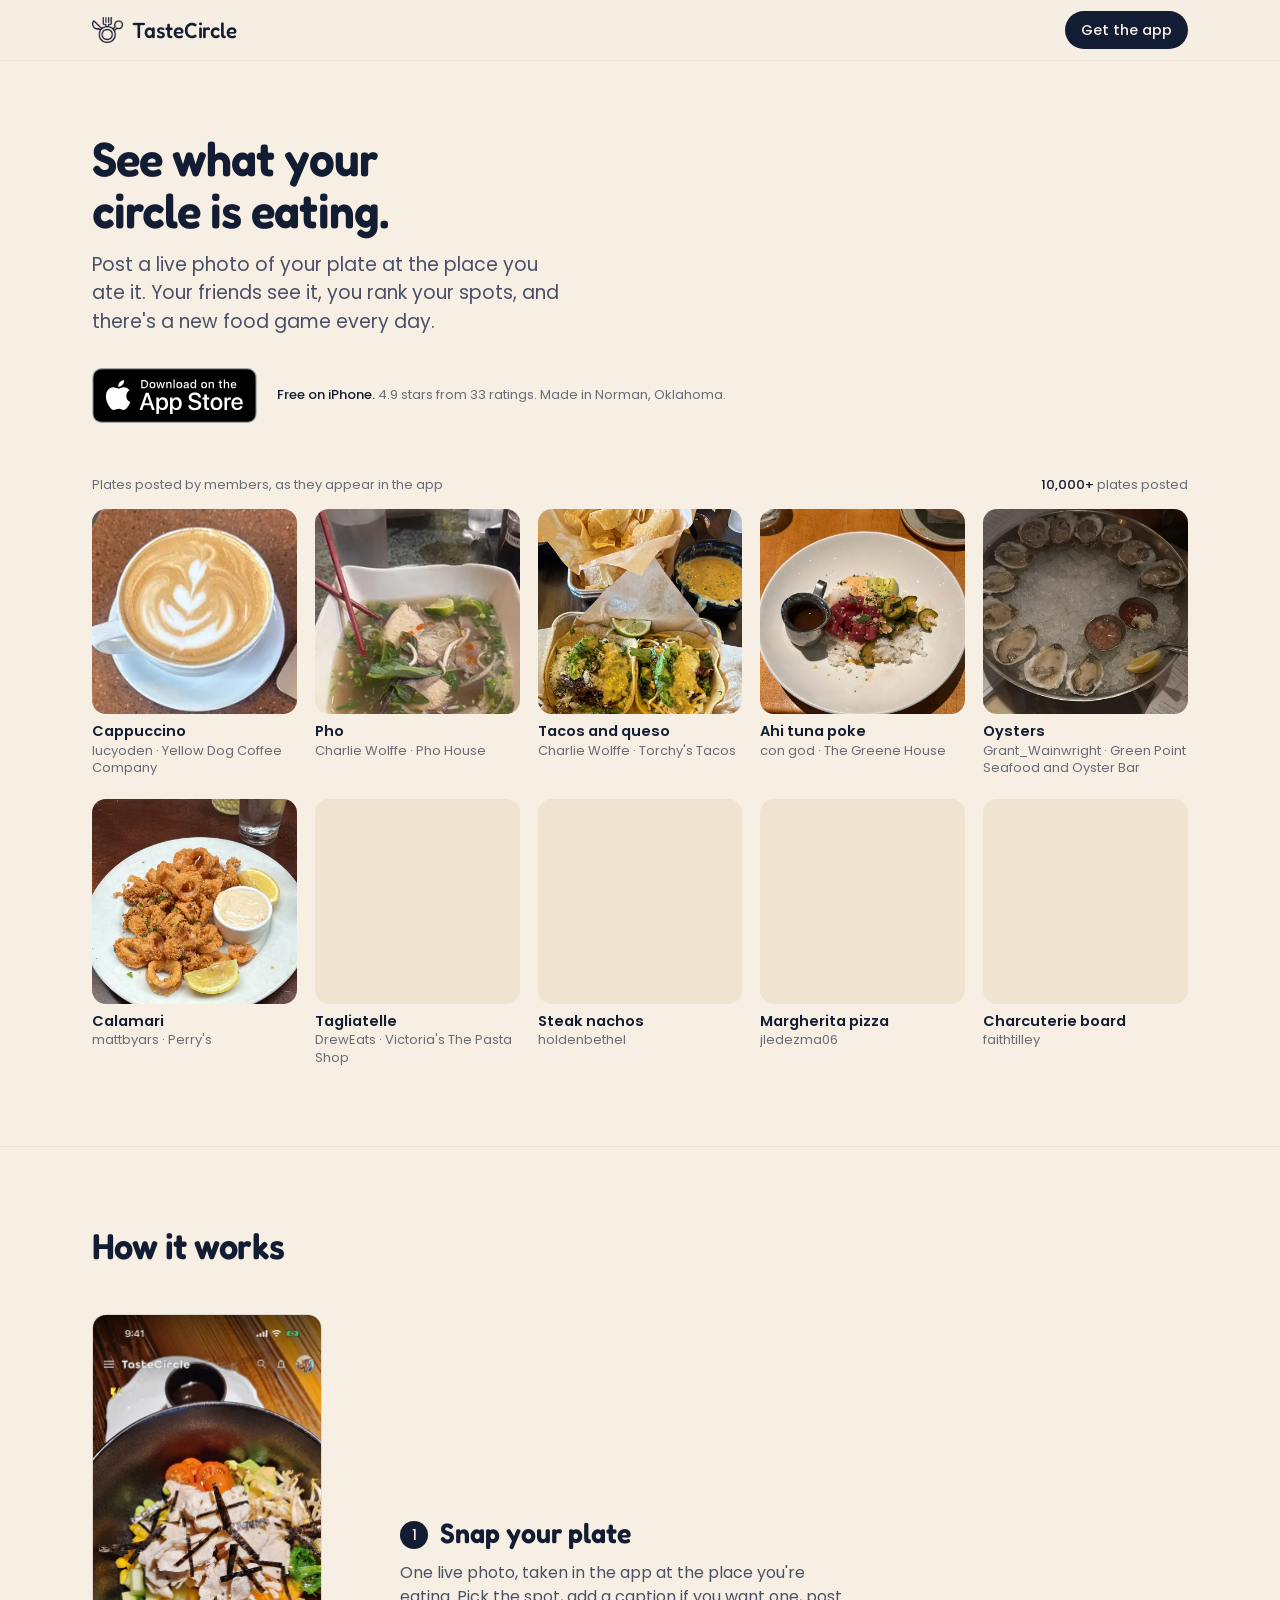
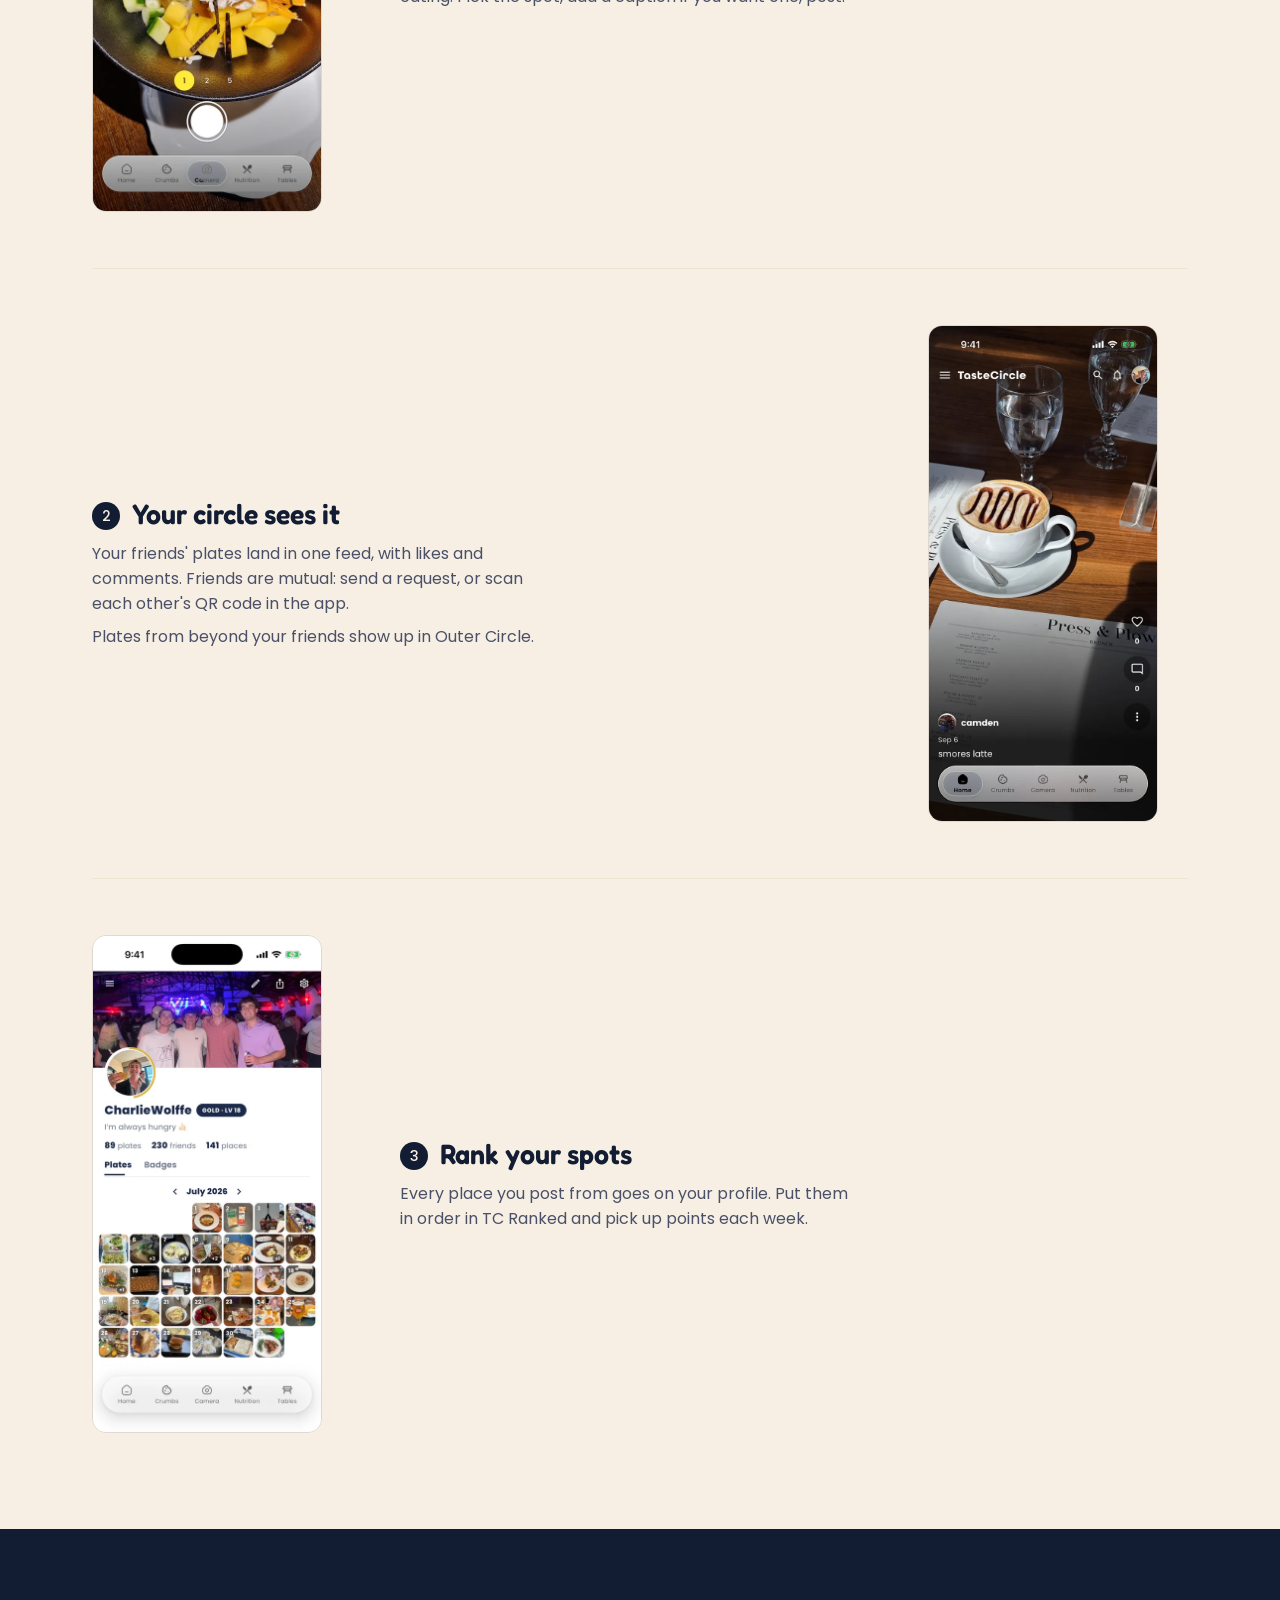
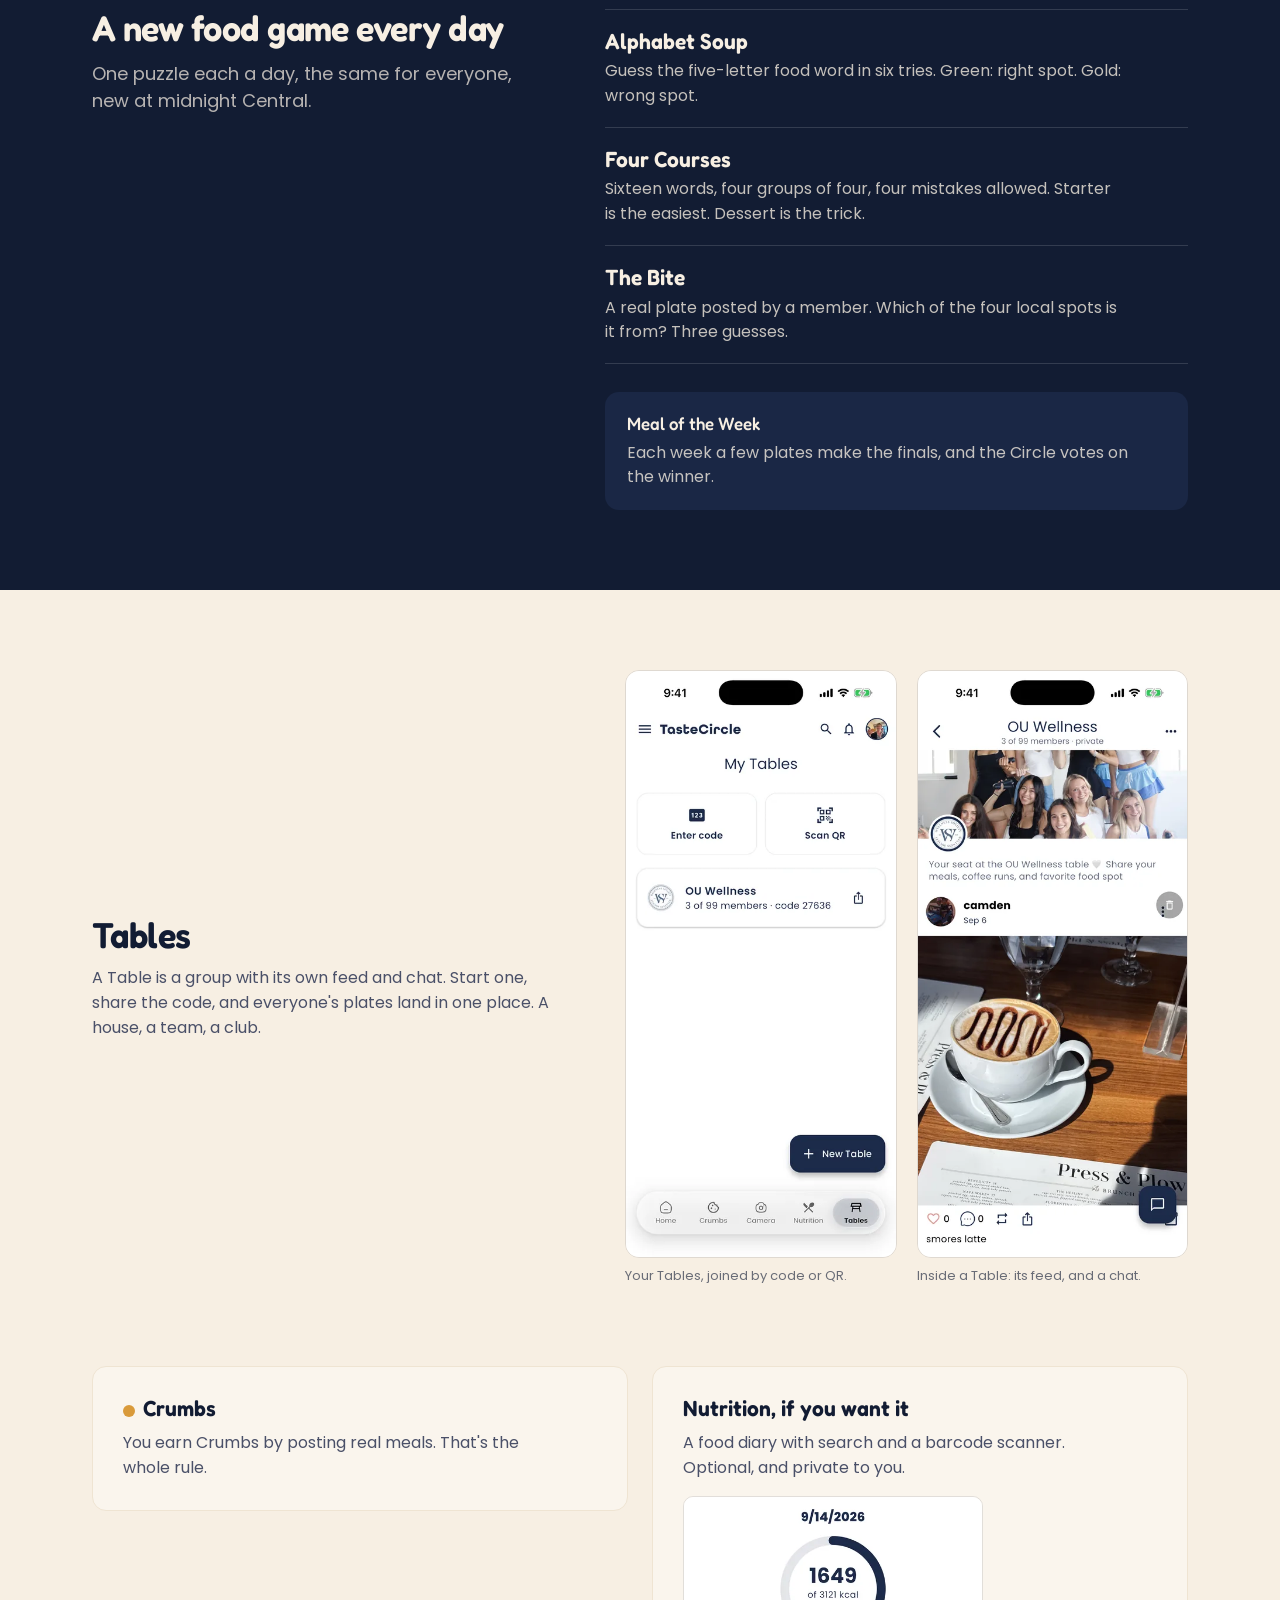
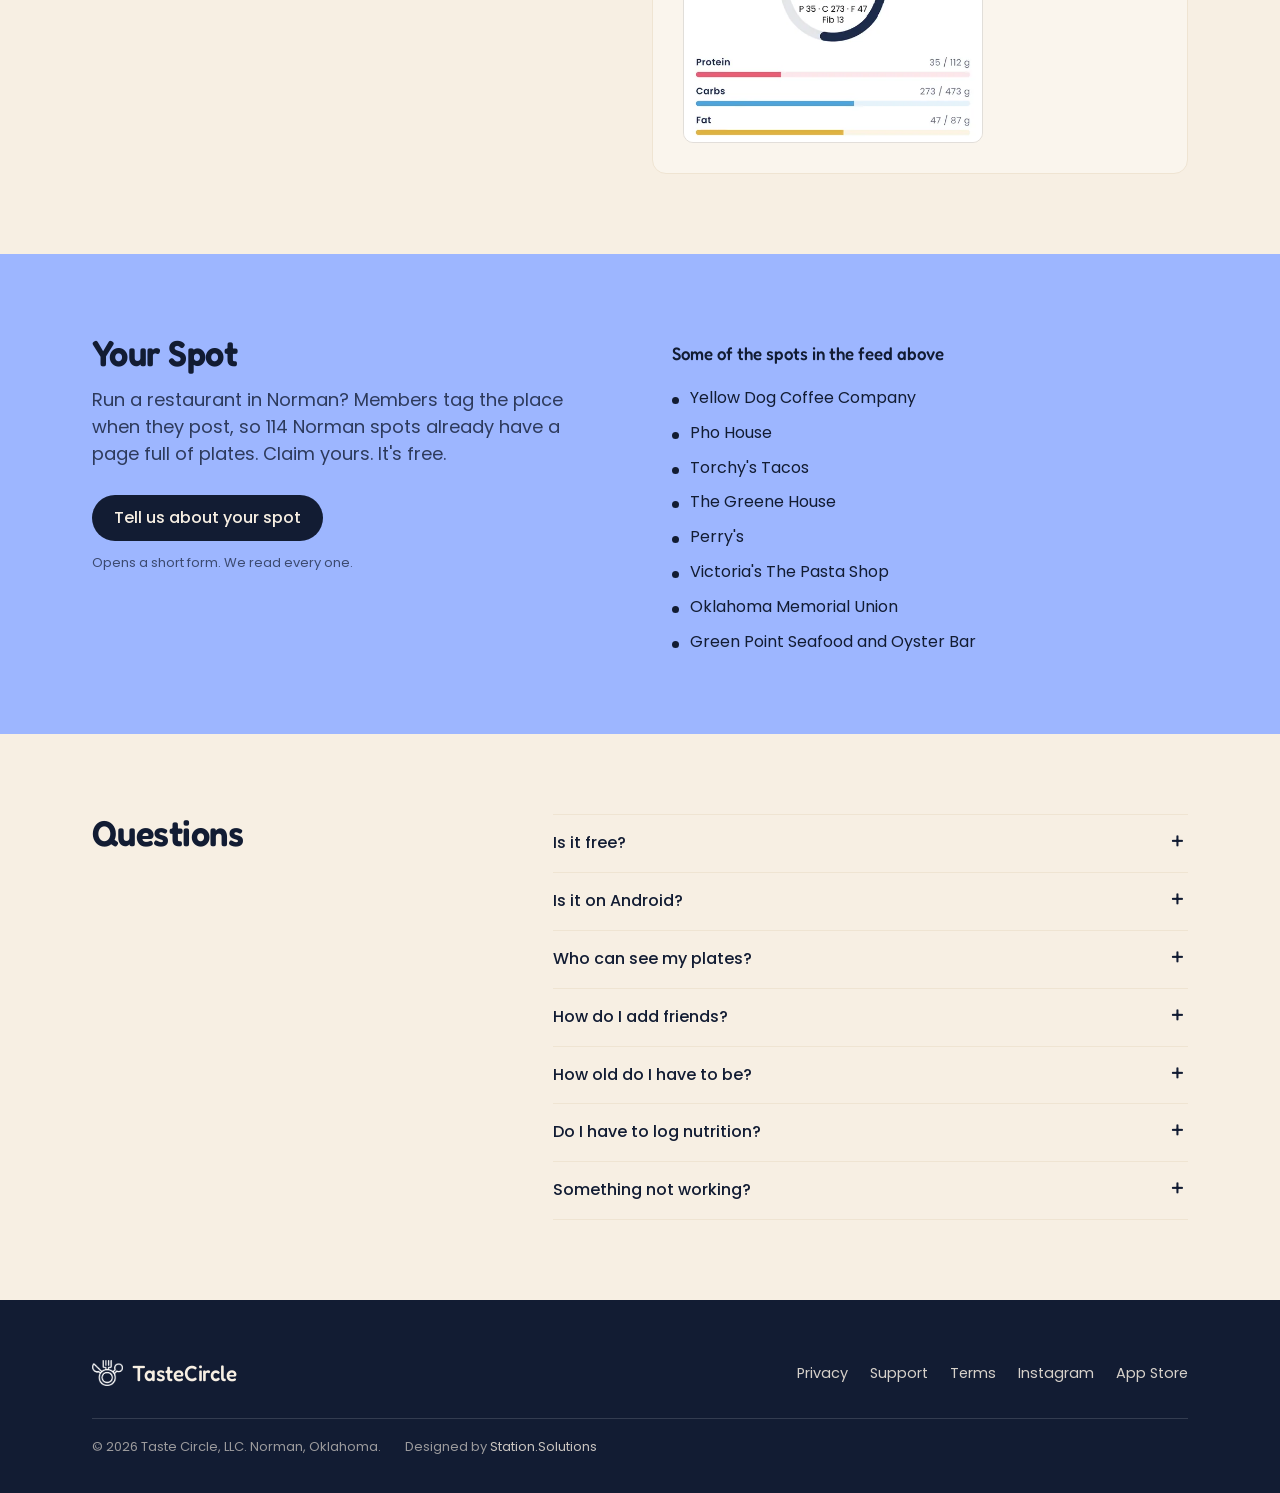
<file: index.html>
<!doctype html>
<html lang="en">
<head>
<meta charset="utf-8">
<meta name="viewport" content="width=device-width, initial-scale=1, viewport-fit=cover">
<title>TasteCircle: see what your circle is eating</title>
<meta name="description" content="Post a live photo of your plate at the place you ate it. Your friends see it, you rank your spots, and there's a new food game every day. Free on iPhone, made in Norman, Oklahoma.">
<meta name="robots" content="noindex">
<meta name="theme-color" content="#F7EFE3">
<meta name="apple-itunes-app" content="app-id=6755754524">
<meta property="og:type" content="website">
<meta property="og:site_name" content="TasteCircle">
<meta property="og:title" content="TasteCircle: see what your circle is eating">
<meta property="og:description" content="Post a live photo of your plate. Your friends see it, you rank your spots, and there's a new food game every day. Free on iPhone.">
<meta property="og:url" content="https://tastecircle.org/">
<meta property="og:image" content="https://tastecircle.org/assets/img/og.jpg">
<meta property="og:image:width" content="1200">
<meta property="og:image:height" content="630">
<meta name="twitter:card" content="summary_large_image">
<link rel="icon" type="image/png" href="assets/img/favicon.png">
<link rel="apple-touch-icon" href="assets/img/apple-touch-icon.png">
<link rel="preload" href="assets/fonts/fredoka.woff2" as="font" type="font/woff2" crossorigin>
<link rel="preload" href="assets/fonts/poppins-400.woff2" as="font" type="font/woff2" crossorigin>
<link rel="stylesheet" href="assets/site.css">
</head>
<body>
<a class="skip" href="#main">Skip to content</a>

<header class="hdr">
  <div class="wrap">
    <a class="brand" href="#top" aria-label="TasteCircle home"><img src="assets/img/mark-navy.png" width="327" height="278" alt="">TasteCircle</a>
    <a class="pill" href="https://apps.apple.com/us/app/tastecircle/id6755754524">Get the app</a>
  </div>
</header>

<main id="main">
<section class="hero" id="top">
  <div class="wrap">
    <div>
      <h1>See what your circle is eating.</h1>
      <p class="lede">Post a live photo of your plate at the place you ate it. Your friends see it, you rank your spots, and there's a new food game every day.</p>
    </div>
    <div class="cta">
      <a class="badge" href="https://apps.apple.com/us/app/tastecircle/id6755754524"><img src="assets/img/appstore-badge.svg" width="150" height="50" alt="Download TasteCircle on the App Store"></a>
      <p class="facts"><b>Free on iPhone.</b> 4.9 stars from 33 ratings. Made in Norman, Oklahoma.</p>
    </div>
  </div>
</section>

<section class="feed" aria-labelledby="feed-h">
  <div class="wrap">
    <div class="feed-head"><p id="feed-h">Plates posted by members, as they appear in the app</p><p><span>10,000+</span> plates posted</p></div>
    <ul class="plates">
      <li class="plate"><figure>
        <picture><source media="(max-width:640px)" srcset="assets/plates/p00-s.webp"><img src="assets/plates/p00-l.webp" width="720" height="720" alt="Cappuccino posted by lucyoden at Yellow Dog Coffee Company"></picture>
        <figcaption><b>Cappuccino</b><span>lucyoden &middot; Yellow Dog Coffee Company</span></figcaption>
      </figure></li>
      <li class="plate"><figure>
        <picture><source media="(max-width:640px)" srcset="assets/plates/p03-s.webp"><img src="assets/plates/p03-l.webp" width="720" height="720" alt="Pho posted by Charlie Wolffe at Pho House"></picture>
        <figcaption><b>Pho</b><span>Charlie Wolffe &middot; Pho House</span></figcaption>
      </figure></li>
      <li class="plate"><figure>
        <picture><source media="(max-width:640px)" srcset="assets/plates/p04-s.webp"><img src="assets/plates/p04-l.webp" width="720" height="720" alt="Tacos and queso posted by Charlie Wolffe at Torchy&#x27;s Tacos"></picture>
        <figcaption><b>Tacos and queso</b><span>Charlie Wolffe &middot; Torchy&#x27;s Tacos</span></figcaption>
      </figure></li>
      <li class="plate"><figure>
        <picture><source media="(max-width:640px)" srcset="assets/plates/p07-s.webp"><img src="assets/plates/p07-l.webp" width="720" height="720" alt="Ahi tuna poke posted by con god at The Greene House"></picture>
        <figcaption><b>Ahi tuna poke</b><span>con god &middot; The Greene House</span></figcaption>
      </figure></li>
      <li class="plate"><figure>
        <picture><source media="(max-width:640px)" srcset="assets/plates/p12-s.webp"><img src="assets/plates/p12-l.webp" width="720" height="720" alt="Oysters posted by Grant_Wainwright at Green Point Seafood and Oyster Bar" loading="lazy"></picture>
        <figcaption><b>Oysters</b><span>Grant_Wainwright &middot; Green Point Seafood and Oyster Bar</span></figcaption>
      </figure></li>
      <li class="plate"><figure>
        <picture><source media="(max-width:640px)" srcset="assets/plates/p15-s.webp"><img src="assets/plates/p15-l.webp" width="720" height="720" alt="Calamari posted by mattbyars at Perry&#x27;s" loading="lazy"></picture>
        <figcaption><b>Calamari</b><span>mattbyars &middot; Perry&#x27;s</span></figcaption>
      </figure></li>
      <li class="plate"><figure>
        <picture><source media="(max-width:640px)" srcset="assets/plates/p19-s.webp"><img src="assets/plates/p19-l.webp" width="720" height="720" alt="Tagliatelle posted by DrewEats at Victoria&#x27;s The Pasta Shop" loading="lazy"></picture>
        <figcaption><b>Tagliatelle</b><span>DrewEats &middot; Victoria&#x27;s The Pasta Shop</span></figcaption>
      </figure></li>
      <li class="plate"><figure>
        <picture><source media="(max-width:640px)" srcset="assets/plates/p14-s.webp"><img src="assets/plates/p14-l.webp" width="720" height="720" alt="Steak nachos posted by holdenbethel" loading="lazy"></picture>
        <figcaption><b>Steak nachos</b><span>holdenbethel</span></figcaption>
      </figure></li>
      <li class="plate"><figure>
        <picture><source media="(max-width:640px)" srcset="assets/plates/p06-s.webp"><img src="assets/plates/p06-l.webp" width="720" height="720" alt="Margherita pizza posted by jledezma06" loading="lazy"></picture>
        <figcaption><b>Margherita pizza</b><span>jledezma06</span></figcaption>
      </figure></li>
      <li class="plate"><figure>
        <picture><source media="(max-width:640px)" srcset="assets/plates/p05-s.webp"><img src="assets/plates/p05-l.webp" width="720" height="720" alt="Charcuterie board posted by faithtilley" loading="lazy"></picture>
        <figcaption><b>Charcuterie board</b><span>faithtilley</span></figcaption>
      </figure></li>
    </ul>
  </div>
</section>

<section class="how" aria-labelledby="how-h">
  <div class="wrap">
    <h2 id="how-h">How it works</h2>
    <ol class="steps">
      <li class="step">
        <img class="shot" src="assets/app/camera.webp" width="460" height="1000" alt="The camera screen in TasteCircle, a bowl on a table ready to be posted" loading="lazy">
        <div>
          <h3>Snap your plate</h3>
          <p>One live photo, taken in the app at the place you're eating. Pick the spot, add a caption if you want one, post.</p>
        </div>
      </li>
      <li class="step">
        <img class="shot" src="assets/app/home.webp" width="600" height="1304" alt="The home feed in TasteCircle showing a latte posted by camden with the caption smores latte" loading="lazy">
        <div>
          <h3>Your circle sees it</h3>
          <p>Your friends' plates land in one feed, with likes and comments. Friends are mutual: send a request, or scan each other's QR code in the app.</p>
          <p>Plates from beyond your friends show up in Outer Circle.</p>
        </div>
      </li>
      <li class="step">
        <img class="shot" src="assets/app/profile.webp" width="460" height="1000" alt="A TasteCircle profile with 89 plates, 230 friends and 141 places, and a grid of plate photos" loading="lazy">
        <div>
          <h3>Rank your spots</h3>
          <p>Every place you post from goes on your profile. Put them in order in TC Ranked and pick up points each week.</p>
        </div>
      </li>
    </ol>
  </div>
</section>

<section class="games band-navy" aria-labelledby="games-h">
  <div class="wrap">
    <div>
      <h2 id="games-h">A new food game every day</h2>
      <p class="lede">One puzzle each a day, the same for everyone, new at midnight Central.</p>
    </div>
    <div>
      <ul class="game-list">
        <li><h3>Alphabet Soup</h3><p>Guess the five-letter food word in six tries. Green: right spot. Gold: wrong spot.</p></li>
        <li><h3>Four Courses</h3><p>Sixteen words, four groups of four, four mistakes allowed. Starter is the easiest. Dessert is the trick.</p></li>
        <li><h3>The Bite</h3><p>A real plate posted by a member. Which of the four local spots is it from? Three guesses.</p></li>
      </ul>
      <div class="motw">
        <h3>Meal of the Week</h3>
        <p>Each week a few plates make the finals, and the Circle votes on the winner.</p>
      </div>
    </div>
  </div>
</section>

<section class="tables" aria-labelledby="tables-h">
  <div class="wrap tables-grid">
    <div>
      <h2 id="tables-h">Tables</h2>
      <p>A Table is a group with its own feed and chat. Start one, share the code, and everyone's plates land in one place. A house, a team, a club.</p>
    </div>
    <div class="shots">
      <figure>
        <img src="assets/app/tables.webp" width="460" height="1000" alt="The My Tables screen: enter a code or scan a QR code, and the OU Wellness table with 3 of 99 members" loading="lazy">
        <figcaption class="caption">Your Tables, joined by code or QR.</figcaption>
      </figure>
      <figure>
        <img src="assets/app/tablefeed.webp" width="460" height="1000" alt="The OU Wellness table feed with a latte posted by camden" loading="lazy">
        <figcaption class="caption">Inside a Table: its feed, and a chat.</figcaption>
      </figure>
    </div>
  </div>
</section>

<section class="also" aria-label="Crumbs and nutrition">
  <div class="wrap also-grid">
    <div class="also-card">
      <h3><span class="crumb" aria-hidden="true"></span>Crumbs</h3>
      <p>You earn Crumbs by posting real meals. That's the whole rule.</p>
    </div>
    <div class="also-card">
      <h3>Nutrition, if you want it</h3>
      <p>A food diary with search and a barcode scanner. Optional, and private to you.</p>
      <img class="ring" src="assets/app/ring.webp" width="560" height="459" alt="The nutrition ring: 1649 of 3121 kcal, with protein, carbs and fat bars" loading="lazy">
    </div>
  </div>
</section>

<section class="spot band-peri" id="your-spot" aria-labelledby="spot-h">
  <div class="wrap">
    <div>
      <h2 id="spot-h">Your Spot</h2>
      <p class="lede">Run a restaurant in Norman? Members tag the place when they post, so 114 Norman spots already have a page full of plates. Claim yours. It's free.</p>
      <a class="pill" href="https://stationonemain-source.github.io/taste-circle-partnerships-questionnaire/">Tell us about your spot</a>
      <small>Opens a short form. We read every one.</small>
    </div>
    <div>
      <h3>Some of the spots in the feed above</h3>
      <ul>
        <li>Yellow Dog Coffee Company</li>
        <li>Pho House</li>
        <li>Torchy's Tacos</li>
        <li>The Greene House</li>
        <li>Perry's</li>
        <li>Victoria's The Pasta Shop</li>
        <li>Oklahoma Memorial Union</li>
        <li>Green Point Seafood and Oyster Bar</li>
      </ul>
    </div>
  </div>
</section>

<section class="faq" aria-labelledby="faq-h">
  <div class="wrap">
    <h2 id="faq-h">Questions</h2>
    <div class="faq-list">
      <details><summary>Is it free?</summary><p>Yes. No ads, no in-app purchases.</p></details>
      <details><summary>Is it on Android?</summary><p>No. TasteCircle is an iPhone app.</p></details>
      <details><summary>Who can see my plates?</summary><p>Your friends, and by default other TasteCircle members in the Outer Circle feed. The Private Posts setting keeps your plates to friends only.</p></details>
      <details><summary>How do I add friends?</summary><p>Send a request and they accept, or scan each other's QR code in the app.</p></details>
      <details><summary>How old do I have to be?</summary><p>16 or older.</p></details>
      <details><summary>Do I have to log nutrition?</summary><p>No. It's optional, and your diary is private to you.</p></details>
      <details><summary>Something not working?</summary><p>Email <a href="mailto:tastecirclemain@gmail.com">tastecirclemain@gmail.com</a>, or see the <a href="support/">support page</a>.</p></details>
    </div>
  </div>
</section>
</main>

<footer class="ftr">
  <div class="wrap">
    <div class="ftr-top">
      <a class="brand" href="#top" aria-label="TasteCircle home"><img src="assets/img/mark-white.png" width="327" height="278" alt="">TasteCircle</a>
      <nav class="ftr-links" aria-label="Footer">
        <a href="privacy/">Privacy</a>
        <a href="support/">Support</a>
        <a href="terms/">Terms</a>
        <a href="https://www.instagram.com/tastecircleapp/">Instagram</a>
        <a href="https://apps.apple.com/us/app/tastecircle/id6755754524">App Store</a>
      </nav>
    </div>
    <div class="ftr-fine">
      <p>&copy; 2026 Taste Circle, LLC. Norman, Oklahoma.</p>
      <p>Designed by <a href="https://station.solutions/" target="_blank" rel="noopener">Station.Solutions</a></p>
    </div>
  </div>
</footer>
</body>
</html>
</file>
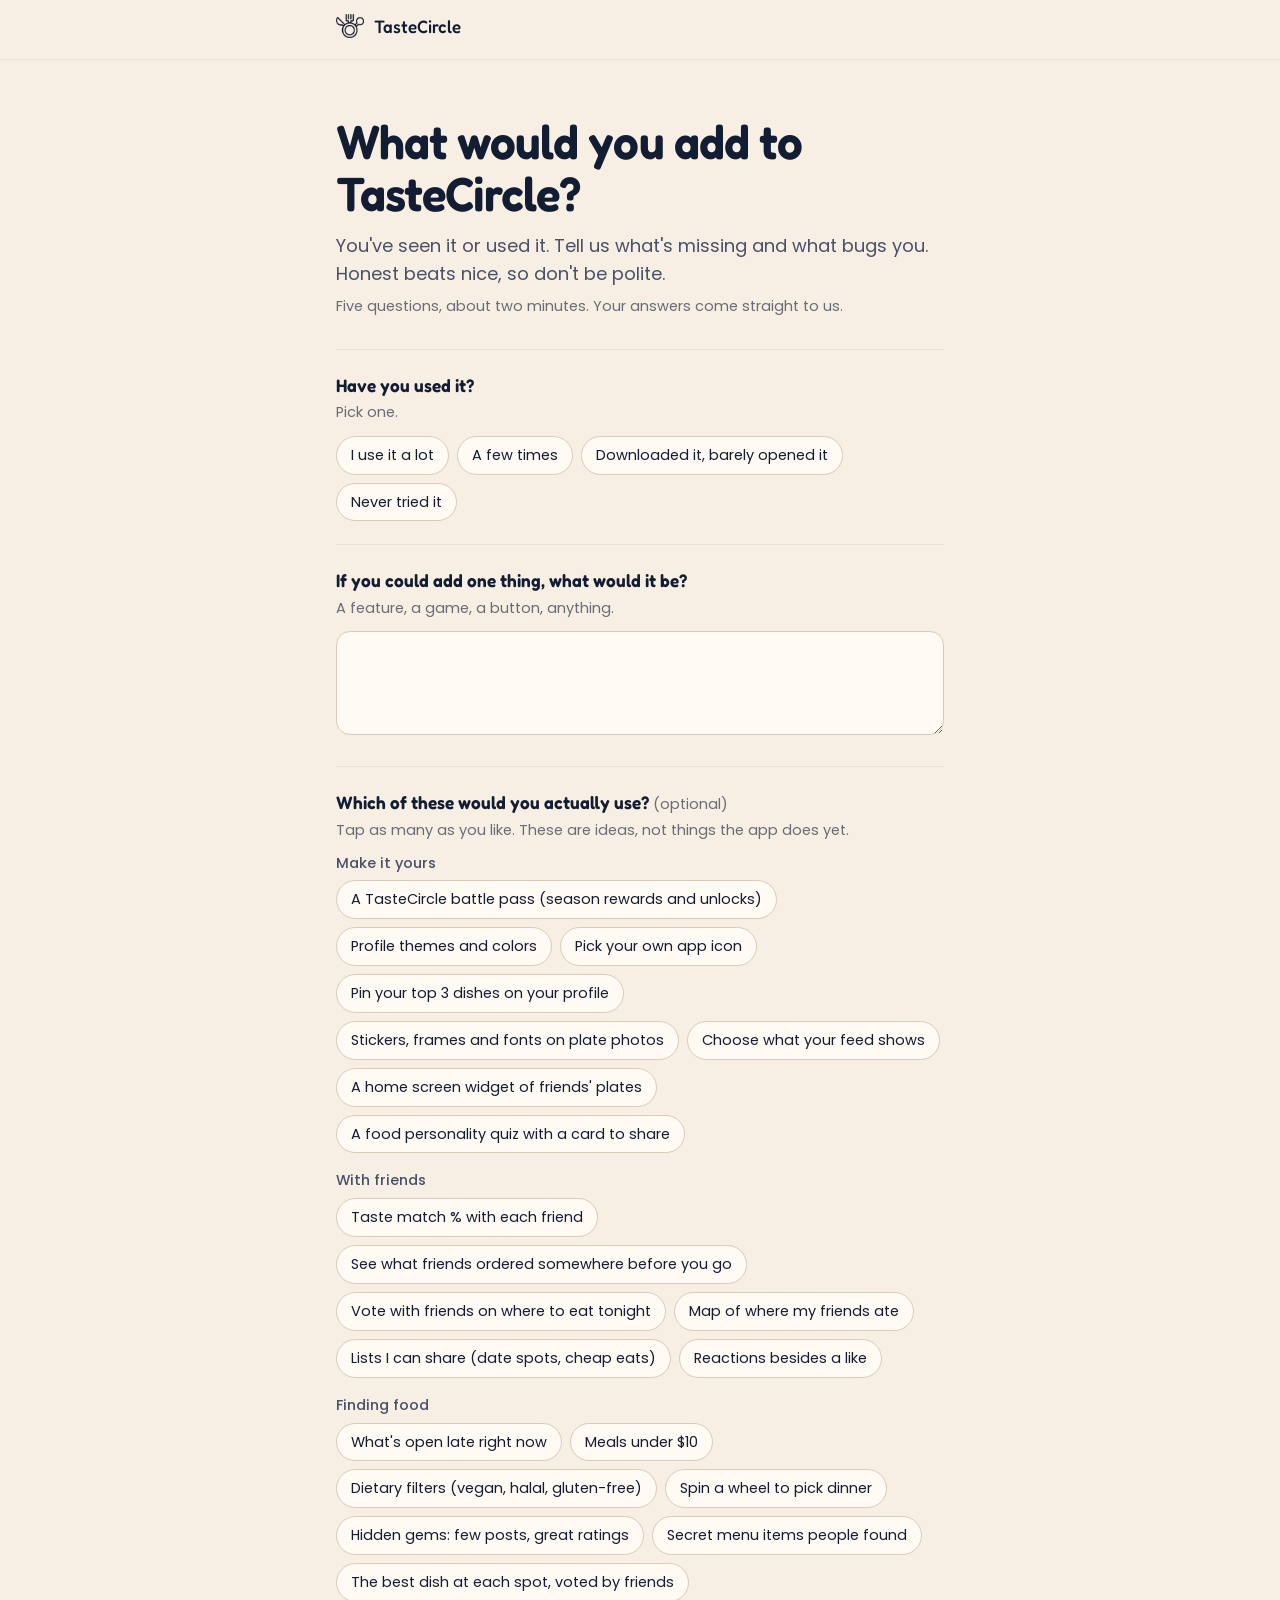
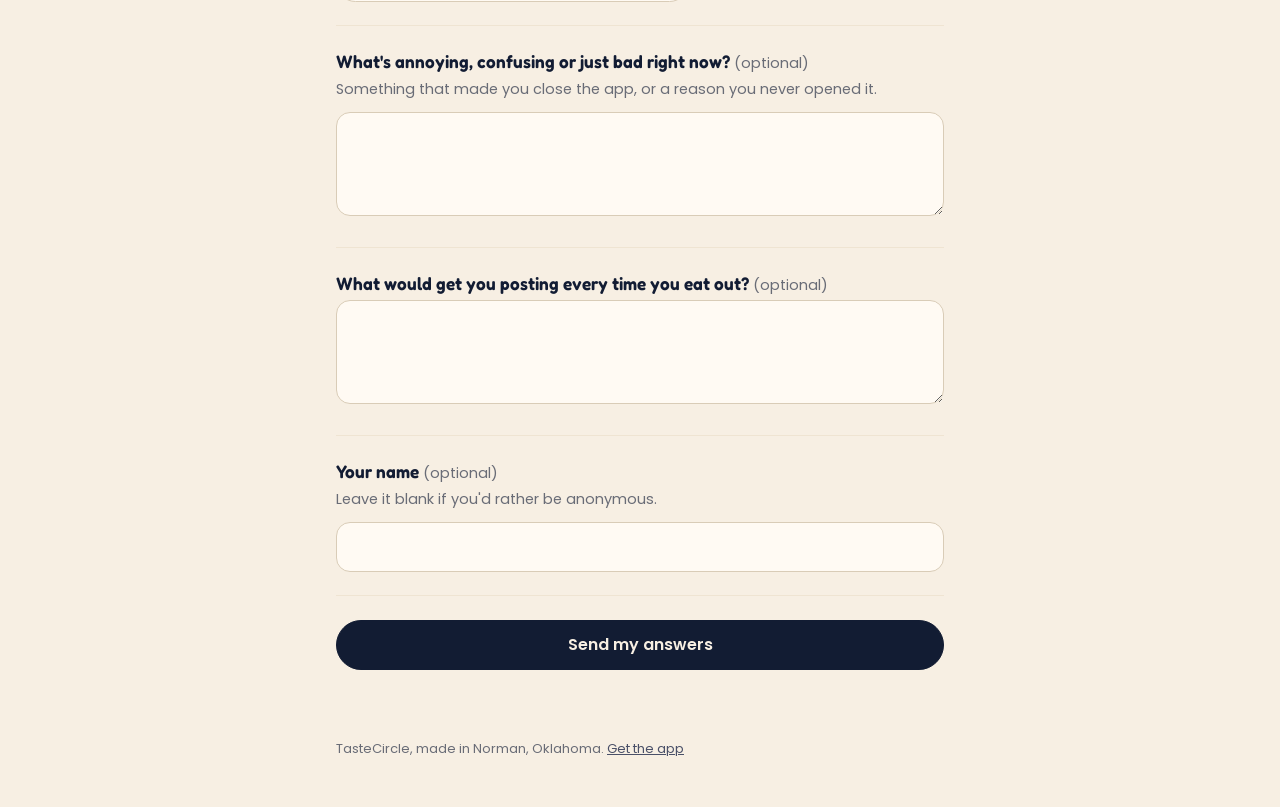
<file: feedback/index.html>
<!doctype html>
<html lang="en">
<head>
<meta charset="utf-8">
<meta name="viewport" content="width=device-width, initial-scale=1, viewport-fit=cover">
<title>Make TasteCircle better</title>
<meta name="description" content="Five quick questions. Tell us what you'd add to TasteCircle and what bugs you. Honest beats nice.">
<meta name="robots" content="noindex">
<meta name="theme-color" content="#F7EFE3">
<meta property="og:type" content="website">
<meta property="og:site_name" content="TasteCircle">
<meta property="og:title" content="What would you add to TasteCircle?">
<meta property="og:description" content="Five quick questions, about two minutes. Honest beats nice.">
<meta property="og:image" content="https://stationonemain-source.github.io/taste-circle-site/assets/img/og.jpg">
<meta name="twitter:card" content="summary_large_image">
<link rel="icon" type="image/png" href="../assets/img/favicon.png">
<link rel="apple-touch-icon" href="../assets/img/apple-touch-icon.png">
<link rel="preload" href="../assets/fonts/fredoka.woff2" as="font" type="font/woff2" crossorigin>
<link rel="preload" href="../assets/fonts/poppins-400.woff2" as="font" type="font/woff2" crossorigin>
<style>
@font-face{font-family:Fredoka;src:url(../assets/fonts/fredoka.woff2) format("woff2");font-weight:300 700;font-display:swap}
@font-face{font-family:Poppins;src:url(../assets/fonts/poppins-400.woff2) format("woff2");font-weight:400;font-display:swap}
@font-face{font-family:Poppins;src:url(../assets/fonts/poppins-500.woff2) format("woff2");font-weight:500;font-display:swap}
@font-face{font-family:Poppins;src:url(../assets/fonts/poppins-600.woff2) format("woff2");font-weight:600;font-display:swap}
:root{
  --cream:#F7EFE3;--cream-2:#EFE4D2;--navy:#121c33;--navy-2:#1a2745;--peri:#9DB6FF;
  --ink-2:#4a5068;--ink-3:rgba(18,28,51,.62);--field:#fffaf3;
}
*{box-sizing:border-box}
html{-webkit-text-size-adjust:100%}
body{margin:0;background:var(--cream);color:var(--navy);font:400 16px/1.55 Poppins,sans-serif}
.wrap{max-width:640px;margin:0 auto;padding:0 16px}
.hdr{border-bottom:1px solid var(--cream-2);height:60px;display:flex;align-items:center}
.hdr .wrap{width:100%}
.brand{display:inline-flex;align-items:center;gap:10px;color:var(--navy);text-decoration:none;font:500 18px/1 Fredoka,sans-serif;font-stretch:94%}
.brand img{width:28px;height:auto}
h1{font:600 36px/1.08 Fredoka,sans-serif;font-stretch:94%;letter-spacing:-.02em;margin:40px 0 12px}
.lede{color:var(--ink-2);font-size:18px;margin:0 0 8px}
.small{color:var(--ink-3);font-size:14.5px;margin:0}
form{margin:32px 0 0}
fieldset{border:0;margin:0;padding:0;min-width:0}
fieldset,.send{box-shadow:0 -1px 0 var(--cream-2);padding-top:24px;padding-bottom:24px}
legend{float:left;width:100%;padding:0}
legend+*{clear:both}
legend,label.q{display:block;font:600 18px/1.3 Fredoka,sans-serif;font-stretch:94%;padding:0;margin:0 0 4px}
.hint{display:block;color:var(--ink-3);font-size:14.5px;margin:0 0 12px}
.opt{color:var(--ink-3);font:400 14.5px Poppins,sans-serif}
textarea,input[type=text]{width:100%;font:400 16px/1.5 Poppins,sans-serif;color:var(--navy);background:var(--field);border:1px solid #d9ccb7;border-radius:14px;padding:12px 14px}
textarea{min-height:104px;resize:vertical}
textarea:focus,input:focus{outline:2px solid var(--peri);outline-offset:1px;border-color:var(--navy)}
.chips{display:flex;flex-wrap:wrap;gap:8px}
.grp+.grp{margin-top:18px}
.grp-h{display:block;font:500 14.5px/1.3 Poppins,sans-serif;color:var(--ink-2);margin:0 0 8px}
.chip{position:relative}
.chip input{position:absolute;opacity:0;inset:0;margin:0;cursor:pointer}
.chip span{display:inline-block;padding:9px 14px;border:1px solid #d9ccb7;border-radius:999px;background:var(--field);font-size:14.5px;line-height:1.3;cursor:pointer;user-select:none}
.chip input:checked+span{background:var(--navy);border-color:var(--navy);color:var(--cream)}
.chip input:focus-visible+span{outline:2px solid var(--peri);outline-offset:2px}
.send{padding-bottom:8px}
.send>.btns{margin-top:0}
.fallback{margin-top:16px}
.btn:disabled{opacity:.6;cursor:default}
.hp{position:absolute;left:-9999px;width:1px;height:1px;overflow:hidden}
.btns{display:flex;flex-direction:column;gap:10px;margin-top:12px}
.btn{appearance:none;display:block;width:100%;text-align:center;font:600 16px/1 Poppins,sans-serif;padding:16px 20px;border-radius:999px;border:1px solid var(--navy);cursor:pointer;text-decoration:none}
.btn.primary{background:var(--navy);color:var(--cream)}
.btn.ghost{background:transparent;color:var(--navy)}
.btn:focus-visible{outline:2px solid var(--peri);outline-offset:2px}
.err{color:#9b2c2c;font-size:14.5px;margin:8px 0 0;min-height:1.4em}
.done{display:none;background:var(--navy);color:var(--cream);border-radius:14px;padding:20px;margin:16px 0 0}
.done h2{font:600 22px/1.2 Fredoka,sans-serif;font-stretch:94%;margin:0 0 6px}
.done p{margin:0;color:rgba(247,239,227,.82);font-size:14.5px}
.done.show{display:block}
footer{color:var(--ink-3);font-size:13px;padding:32px 0 48px}
footer a{color:var(--ink-2)}
@media (min-width:641px){h1{font-size:48px;margin-top:56px}.btns{flex-direction:row}.btn{width:auto;flex:1}}
</style>
</head>
<body>
<header class="hdr"><div class="wrap"><a class="brand" href="../"><img src="../assets/img/mark-navy.png" width="327" height="278" alt="">TasteCircle</a></div></header>

<main class="wrap">
  <h1>What would you add to TasteCircle?</h1>
  <p class="lede">You've seen it or used it. Tell us what's missing and what bugs you. Honest beats nice, so don't be polite.</p>
  <p class="small">Five questions, about two minutes. Your answers come straight to us.</p>

  <form id="f" novalidate>
    <fieldset>
      <legend>Have you used it?</legend>
      <span class="hint">Pick one.</span>
      <div class="chips" role="radiogroup">
        <label class="chip"><input type="radio" name="used" value="I use it a lot"><span>I use it a lot</span></label>
        <label class="chip"><input type="radio" name="used" value="A few times"><span>A few times</span></label>
        <label class="chip"><input type="radio" name="used" value="Downloaded it, barely opened it"><span>Downloaded it, barely opened it</span></label>
        <label class="chip"><input type="radio" name="used" value="Never tried it"><span>Never tried it</span></label>
      </div>
    </fieldset>

    <fieldset>
      <label class="q" for="add">If you could add one thing, what would it be?</label>
      <span class="hint">A feature, a game, a button, anything.</span>
      <textarea id="add" name="add" required></textarea>
    </fieldset>

    <fieldset>
      <legend>Which of these would you actually use? <span class="opt">(optional)</span></legend>
      <span class="hint">Tap as many as you like. These are ideas, not things the app does yet.</span>
      <div class="grp">
        <span class="grp-h">Make it yours</span>
        <div class="chips">
          <label class="chip"><input type="checkbox" name="ideas" value="A TasteCircle battle pass (season rewards and unlocks)"><span>A TasteCircle battle pass (season rewards and unlocks)</span></label>
          <label class="chip"><input type="checkbox" name="ideas" value="Profile themes and colors"><span>Profile themes and colors</span></label>
          <label class="chip"><input type="checkbox" name="ideas" value="Pick your own app icon"><span>Pick your own app icon</span></label>
          <label class="chip"><input type="checkbox" name="ideas" value="Pin your top 3 dishes on your profile"><span>Pin your top 3 dishes on your profile</span></label>
          <label class="chip"><input type="checkbox" name="ideas" value="Stickers, frames and fonts on plate photos"><span>Stickers, frames and fonts on plate photos</span></label>
          <label class="chip"><input type="checkbox" name="ideas" value="Choose what your feed shows"><span>Choose what your feed shows</span></label>
          <label class="chip"><input type="checkbox" name="ideas" value="A home screen widget of friends&#x27; plates"><span>A home screen widget of friends&#x27; plates</span></label>
          <label class="chip"><input type="checkbox" name="ideas" value="A food personality quiz with a card to share"><span>A food personality quiz with a card to share</span></label>
        </div>
      </div>
      <div class="grp">
        <span class="grp-h">With friends</span>
        <div class="chips">
          <label class="chip"><input type="checkbox" name="ideas" value="Taste match % with each friend"><span>Taste match % with each friend</span></label>
          <label class="chip"><input type="checkbox" name="ideas" value="See what friends ordered somewhere before you go"><span>See what friends ordered somewhere before you go</span></label>
          <label class="chip"><input type="checkbox" name="ideas" value="Vote with friends on where to eat tonight"><span>Vote with friends on where to eat tonight</span></label>
          <label class="chip"><input type="checkbox" name="ideas" value="Map of where my friends ate"><span>Map of where my friends ate</span></label>
          <label class="chip"><input type="checkbox" name="ideas" value="Lists I can share (date spots, cheap eats)"><span>Lists I can share (date spots, cheap eats)</span></label>
          <label class="chip"><input type="checkbox" name="ideas" value="Reactions besides a like"><span>Reactions besides a like</span></label>
        </div>
      </div>
      <div class="grp">
        <span class="grp-h">Finding food</span>
        <div class="chips">
          <label class="chip"><input type="checkbox" name="ideas" value="What&#x27;s open late right now"><span>What&#x27;s open late right now</span></label>
          <label class="chip"><input type="checkbox" name="ideas" value="Meals under $10"><span>Meals under $10</span></label>
          <label class="chip"><input type="checkbox" name="ideas" value="Dietary filters (vegan, halal, gluten-free)"><span>Dietary filters (vegan, halal, gluten-free)</span></label>
          <label class="chip"><input type="checkbox" name="ideas" value="Spin a wheel to pick dinner"><span>Spin a wheel to pick dinner</span></label>
          <label class="chip"><input type="checkbox" name="ideas" value="Hidden gems: few posts, great ratings"><span>Hidden gems: few posts, great ratings</span></label>
          <label class="chip"><input type="checkbox" name="ideas" value="Secret menu items people found"><span>Secret menu items people found</span></label>
          <label class="chip"><input type="checkbox" name="ideas" value="The best dish at each spot, voted by friends"><span>The best dish at each spot, voted by friends</span></label>
        </div>
      </div>
    </fieldset>

    <fieldset>
      <label class="q" for="bad">What's annoying, confusing or just bad right now? <span class="opt">(optional)</span></label>
      <span class="hint">Something that made you close the app, or a reason you never opened it.</span>
      <textarea id="bad" name="bad"></textarea>
    </fieldset>

    <fieldset>
      <label class="q" for="more">What would get you posting every time you eat out? <span class="opt">(optional)</span></label>
      <textarea id="more" name="more"></textarea>
    </fieldset>

    <fieldset>
      <label class="q" for="name">Your name <span class="opt">(optional)</span></label>
      <span class="hint">Leave it blank if you'd rather be anonymous.</span>
      <input type="text" id="name" name="name" autocomplete="given-name">
    </fieldset>

    <div class="hp" aria-hidden="true"><label for="website">Leave this empty</label><input type="text" id="website" name="website" tabindex="-1" autocomplete="off"></div>

    <div class="send">
      <div class="btns">
        <button class="btn primary" type="button" data-send="post" id="sendBtn">Send my answers</button>
      </div>
      <p class="err" id="err" role="alert"></p>
      <div class="fallback" id="fallback" hidden>
        <span class="hint">Or send them another way:</span>
        <div class="btns">
          <button class="btn ghost" type="button" data-send="email">Send by email</button>
          <button class="btn ghost" type="button" data-send="text">Send as a text</button>
          <button class="btn ghost" type="button" data-send="copy">Copy my answers</button>
        </div>
      </div>
      <div class="done" id="done" role="status">
        <h2>Thank you.</h2>
        <p id="doneMsg">Got it. Your answers are with us.</p>
      </div>
    </div>
  </form>
</main>

<footer><div class="wrap">TasteCircle, made in Norman, Oklahoma. <a href="https://apps.apple.com/us/app/tastecircle/id6755754524">Get the app</a></div></footer>

<script>
(function(){
  var TO = "tastecirclemain@gmail.com";
  var HOOK = "https://n8n.srv1748596.hstgr.cloud/webhook/tc-feedback";
  var f = document.getElementById("f");
  var sendBtn = document.getElementById("sendBtn");
  var fallback = document.getElementById("fallback");
  var err = document.getElementById("err");
  var done = document.getElementById("done");
  var doneMsg = document.getElementById("doneMsg");

  function val(id){ return document.getElementById(id).value.trim(); }

  function compose(){
    var used = (f.querySelector('input[name=used]:checked') || {}).value || "";
    var ideas = Array.prototype.map.call(f.querySelectorAll('input[name=ideas]:checked'), function(i){ return i.value; });
    var lines = ["TasteCircle feedback", ""];
    if (val("name")) lines.push("From: " + val("name"));
    if (used) lines.push("Used it: " + used);
    lines.push("", "One thing I'd add:", val("add"));
    if (ideas.length) lines.push("", "I'd use: " + ideas.join("; "));
    if (val("bad")) lines.push("", "What's bad right now:", val("bad"));
    if (val("more")) lines.push("", "What would get me posting:", val("more"));
    return lines.join("\n");
  }

  function show(msg){ doneMsg.textContent = msg; done.classList.add("show"); done.scrollIntoView({behavior:"smooth", block:"nearest"}); }

  f.addEventListener("click", function(e){
    var b = e.target.closest("[data-send]");
    if (!b) return;
    err.textContent = "";
    if (!val("add")) {
      err.textContent = "Fill in the one thing you'd add first. That's the question we care about most.";
      document.getElementById("add").focus();
      return;
    }
    var body = compose();
    var how = b.getAttribute("data-send");
    if (how === "post") {
      if (sendBtn.disabled) return;
      sendBtn.disabled = true; sendBtn.textContent = "Sending…";
      var data = {
        add: val("add"), bad: val("bad"), more: val("more"), name: val("name"), website: val("website"),
        used: (f.querySelector('input[name=used]:checked') || {}).value || "",
        ideas: Array.prototype.map.call(f.querySelectorAll('input[name=ideas]:checked'), function(i){ return i.value; })
      };
      var fail = function(msg){
        sendBtn.disabled = false; sendBtn.textContent = "Try again";
        err.textContent = msg || "That didn't go through. Try again, or send your answers another way below.";
        fallback.hidden = false;
      };
      var post = function(){
        return fetch(HOOK, { method: "POST", headers: { "Content-Type": "application/json" }, body: JSON.stringify(data) })
          .then(function(r){ return r.json().catch(function(){ return {}; }).then(function(j){ return { status: r.status, j: j }; }); });
      };
      var wait = function(ms){ return new Promise(function(res){ setTimeout(res, ms); }); };
      /* one quiet retry: a server restarting for a few seconds should not cost someone their answers */
      var once = function(){ return post().then(function(x){ return (x.status >= 500) ? wait(2500).then(post) : x; }, function(){ return wait(2500).then(post); }); };
      once()
        .then(function(x){
          if (x.status === 200 && x.j && x.j.ok) {
            sendBtn.textContent = "Sent";
            fallback.hidden = true;
            show(x.j.duplicate ? "We already have these answers. Thanks again." : "Got it. Your answers are with us.");
          } else if (x.status === 429) {
            fail("Too many answers in a short time. Try again later, or send them another way below.");
          } else if (x.status === 400 && x.j && x.j.error) {
            fail(String(x.j.error));
          } else {
            fail("That didn't go through (error " + x.status + "). Try again, or send your answers another way below.");
          }
        }, function(){ fail("Couldn't reach us from this connection. Try again, or send your answers another way below."); });
      return;
    }
    if (how === "email") {
      var subj = "TasteCircle feedback" + (val("name") ? " from " + val("name") : "");
      location.href = "mailto:" + TO + "?subject=" + encodeURIComponent(subj) + "&body=" + encodeURIComponent(body);
      show("Your email app should be open with your answers in it. Hit send there and it reaches us.");
    } else if (how === "text") {
      location.href = "sms:?&body=" + encodeURIComponent(body);
      show("Your messages app should be open with your answers in it. Pick who sent you this link and hit send.");
    } else {
      var ok = function(){ show("Copied. Paste it into a text or a DM to whoever sent you this link."); };
      if (navigator.clipboard && navigator.clipboard.writeText) {
        navigator.clipboard.writeText(body).then(ok, function(){ err.textContent = "Couldn't copy here. Try Send by email instead."; });
      } else {
        var t = document.createElement("textarea"); t.value = body; document.body.appendChild(t); t.select();
        try { document.execCommand("copy"); ok(); } catch (x) { err.textContent = "Couldn't copy here. Try Send by email instead."; }
        t.remove();
      }
    }
  });
})();
</script>
</body>
</html>
</file>
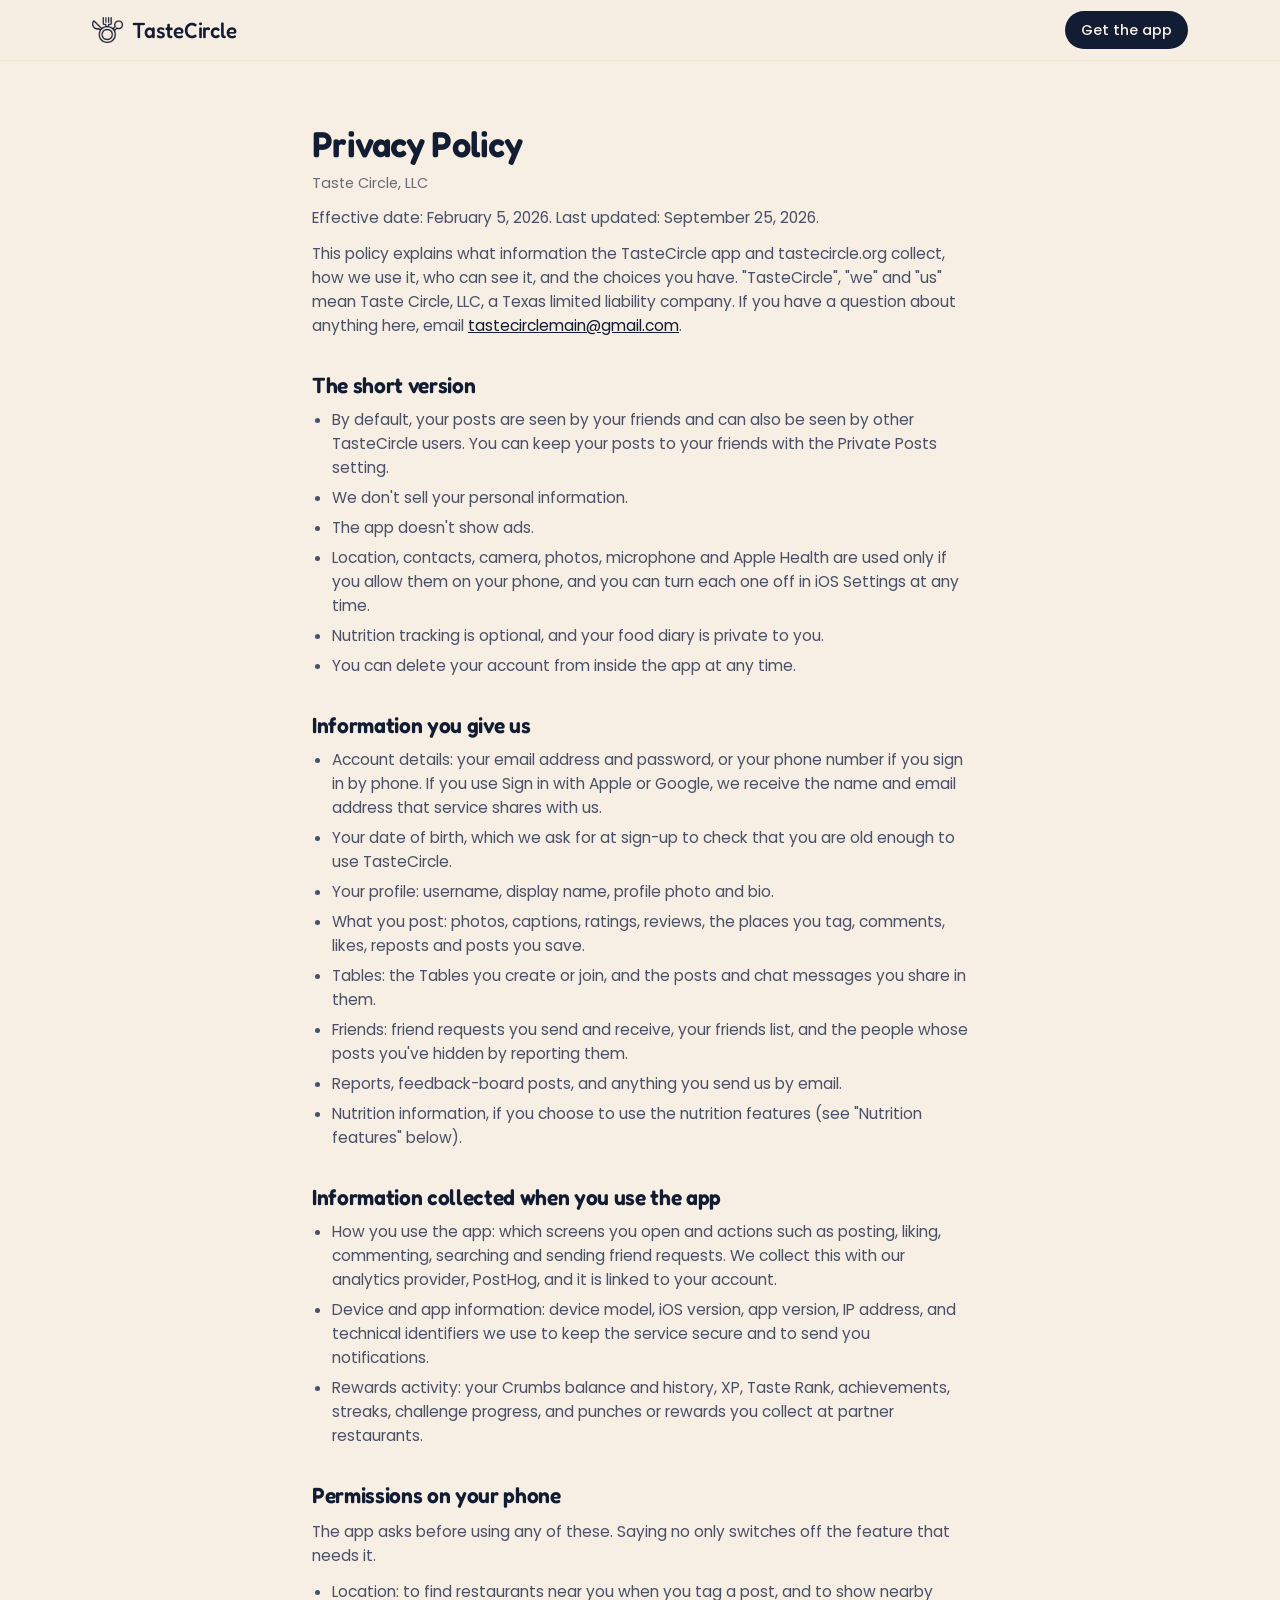
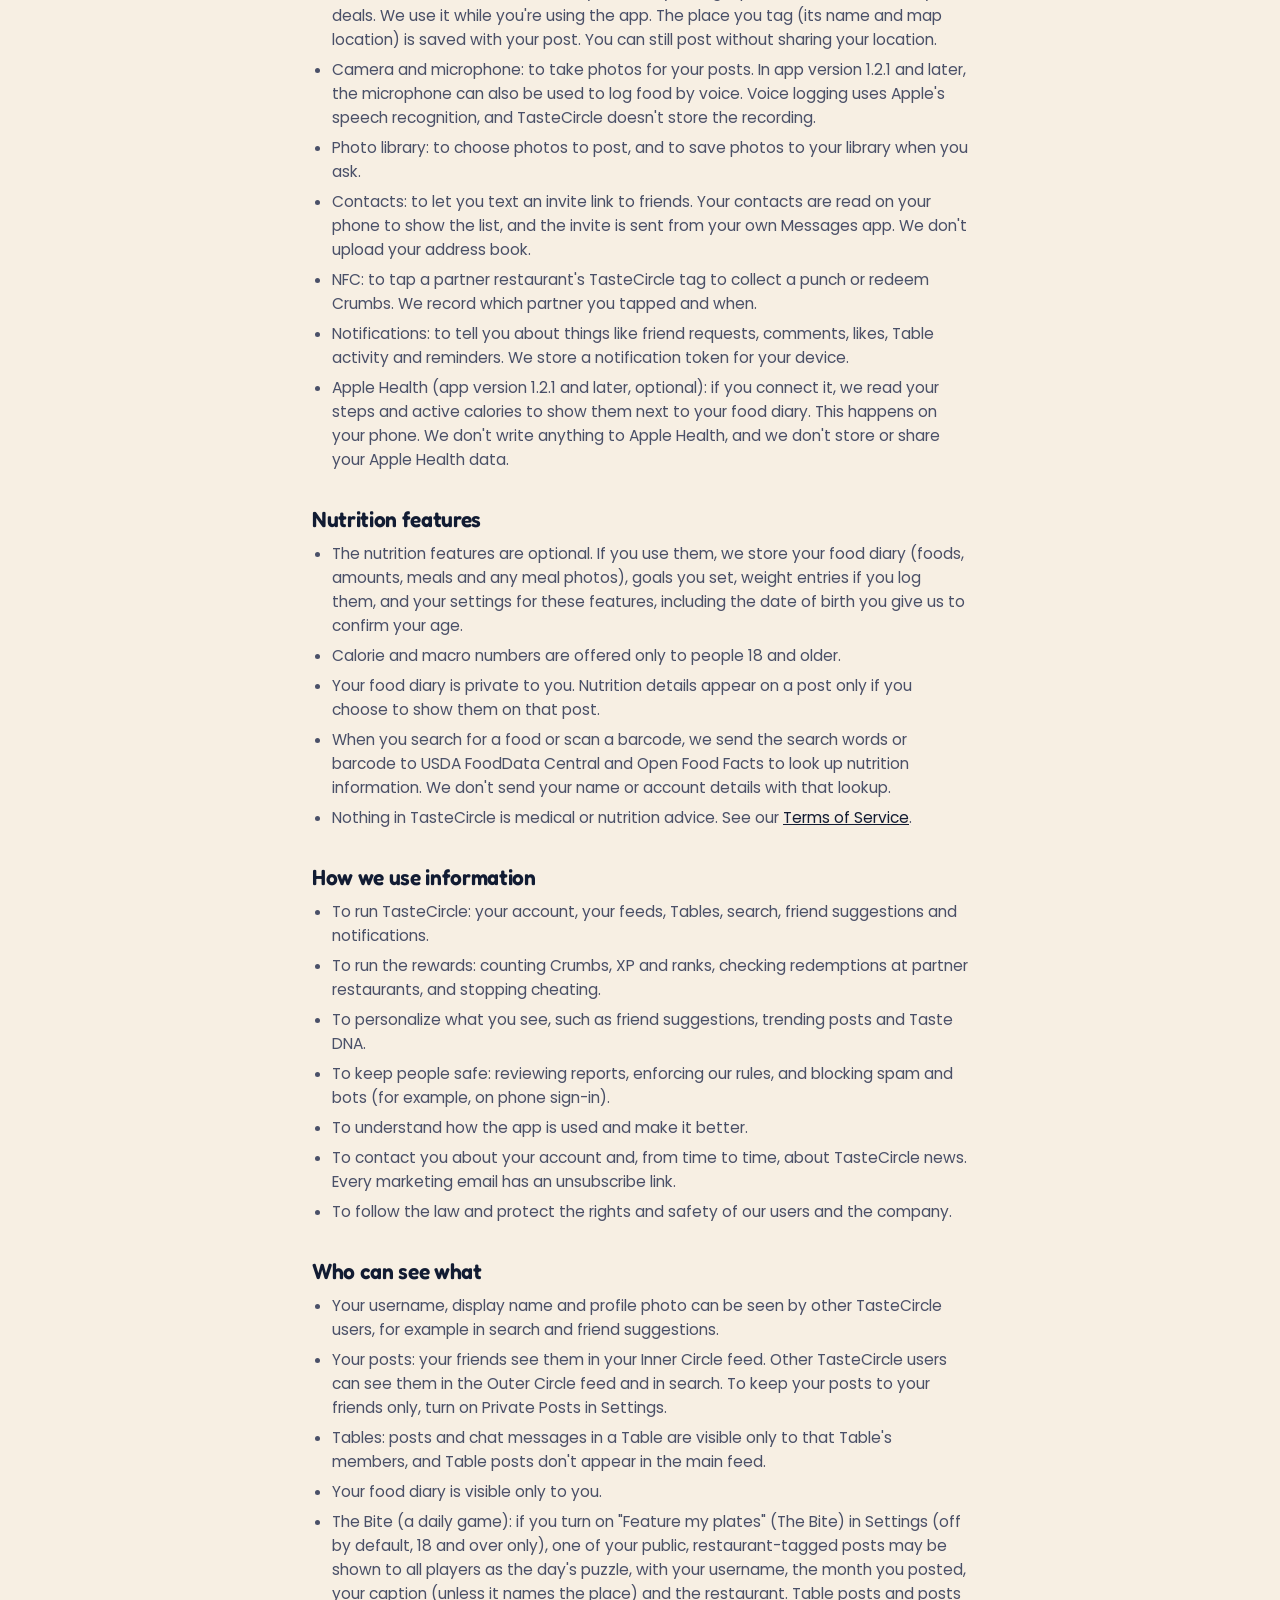
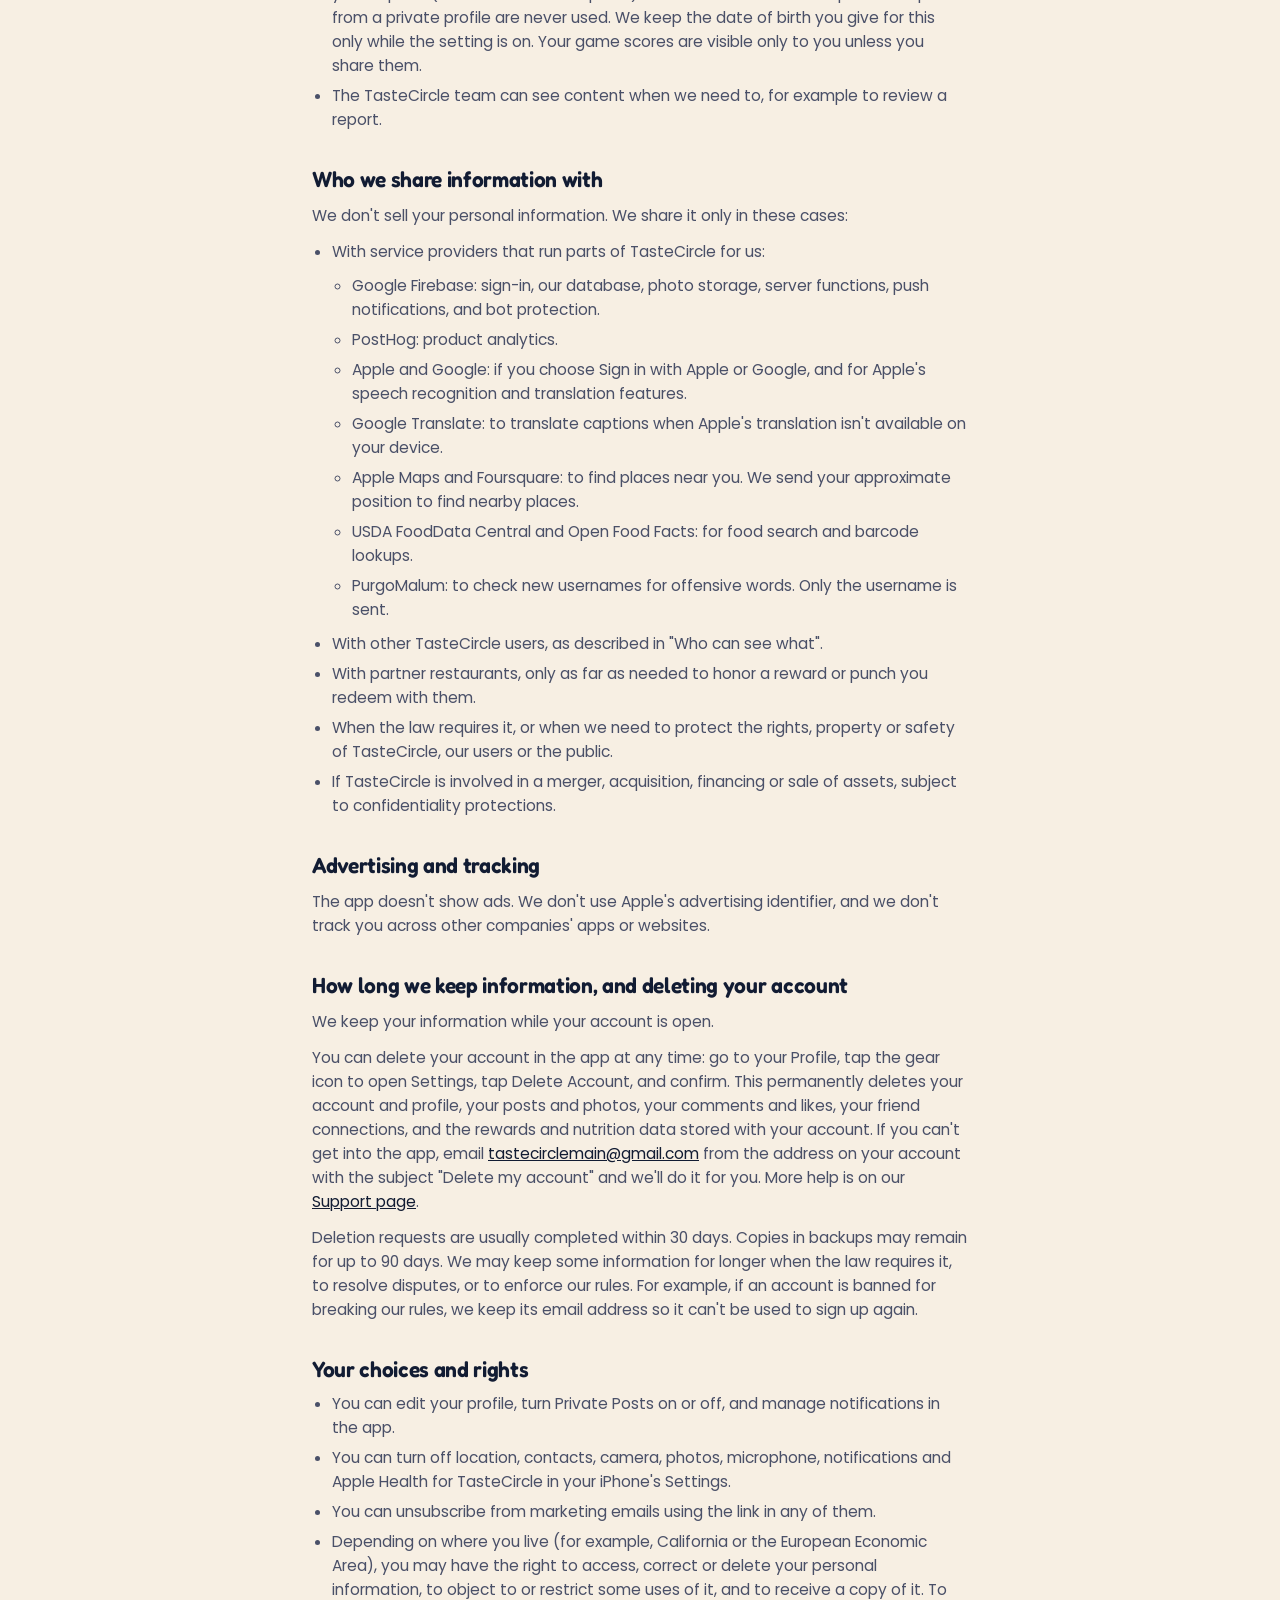
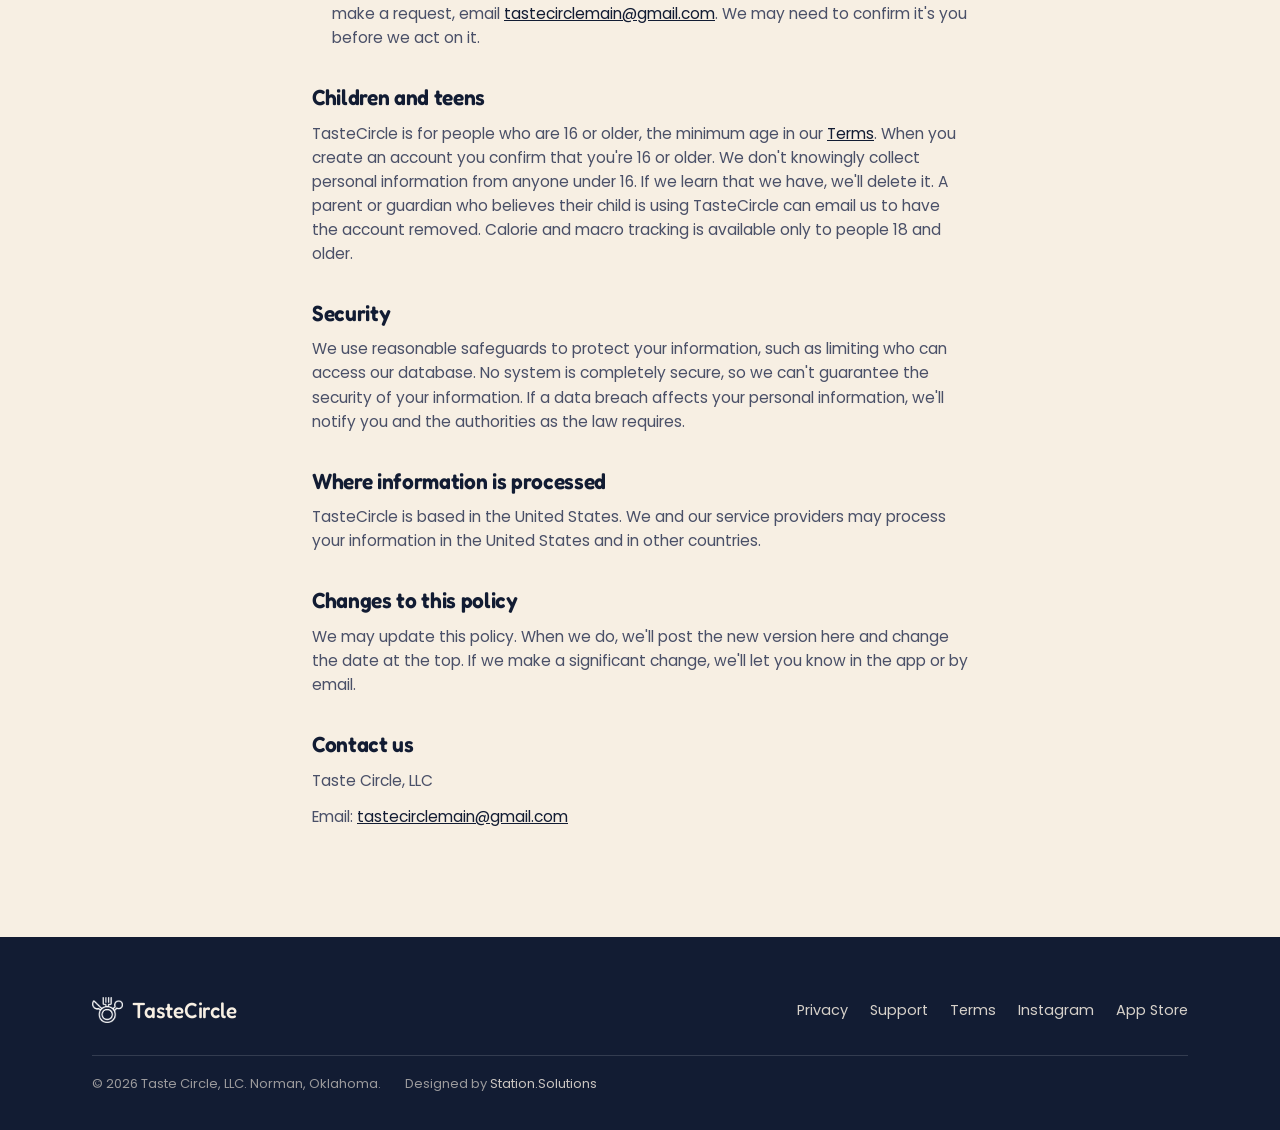
<file: privacy/index.html>
<!doctype html>
<html lang="en">
<head>
<meta charset="utf-8">
<meta name="viewport" content="width=device-width, initial-scale=1, viewport-fit=cover">
<title>Privacy Policy — TasteCircle</title>
<meta name="description" content="What the TasteCircle app and tastecircle.org collect, how it is used, who can see it, and your choices.">
<meta name="theme-color" content="#F7EFE3">
<link rel="icon" type="image/png" href="../assets/img/favicon.png">
<link rel="preload" href="../assets/fonts/fredoka.woff2" as="font" type="font/woff2" crossorigin>
<meta name="robots" content="noindex">
<link rel="stylesheet" href="../assets/site.css">
</head>
<body class="doc">
<a class="skip" href="#main">Skip to content</a>
<header class="hdr">
  <div class="wrap">
    <a class="brand" href="../" aria-label="TasteCircle home"><img src="../assets/img/mark-navy.png" width="327" height="278" alt="">TasteCircle</a>
    <a class="pill" href="https://apps.apple.com/us/app/tastecircle/id6755754524">Get the app</a>
  </div>
</header>
<main id="main" class="legal"><article class="wrap-doc">
<h1>Privacy Policy</h1>
<p class="doc-entity">Taste Circle, LLC</p>

<p>Effective date: February 5, 2026. Last updated: September 25, 2026.</p>

<p>This policy explains what information the TasteCircle app and tastecircle.org collect, how we use it, who can see it, and the choices you have. "TasteCircle", "we" and "us" mean Taste Circle, LLC, a Texas limited liability company. If you have a question about anything here, email <a href="mailto:tastecirclemain@gmail.com">tastecirclemain@gmail.com</a>.</p>

<h2>The short version</h2>
<ul>
  <li>By default, your posts are seen by your friends and can also be seen by other TasteCircle users. You can keep your posts to your friends with the Private Posts setting.</li>
  <li>We don't sell your personal information.</li>
  <li>The app doesn't show ads.</li>
  <li>Location, contacts, camera, photos, microphone and Apple Health are used only if you allow them on your phone, and you can turn each one off in iOS Settings at any time.</li>
  <li>Nutrition tracking is optional, and your food diary is private to you.</li>
  <li>You can delete your account from inside the app at any time.</li>
</ul>

<h2>Information you give us</h2>
<ul>
  <li>Account details: your email address and password, or your phone number if you sign in by phone. If you use Sign in with Apple or Google, we receive the name and email address that service shares with us.</li>
  <li>Your date of birth, which we ask for at sign-up to check that you are old enough to use TasteCircle.</li>
  <li>Your profile: username, display name, profile photo and bio.</li>
  <li>What you post: photos, captions, ratings, reviews, the places you tag, comments, likes, reposts and posts you save.</li>
  <li>Tables: the Tables you create or join, and the posts and chat messages you share in them.</li>
  <li>Friends: friend requests you send and receive, your friends list, and the people whose posts you've hidden by reporting them.</li>
  <li>Reports, feedback-board posts, and anything you send us by email.</li>
  <li>Nutrition information, if you choose to use the nutrition features (see "Nutrition features" below).</li>
</ul>

<h2>Information collected when you use the app</h2>

<ul>
  <li>How you use the app: which screens you open and actions such as posting, liking, commenting, searching and sending friend requests. We collect this with our analytics provider, PostHog, and it is linked to your account.</li>
  <li>Device and app information: device model, iOS version, app version, IP address, and technical identifiers we use to keep the service secure and to send you notifications.</li>
  <li>Rewards activity: your Crumbs balance and history, XP, Taste Rank, achievements, streaks, challenge progress, and punches or rewards you collect at partner restaurants.</li>
</ul>

<h2>Permissions on your phone</h2>
<p>The app asks before using any of these. Saying no only switches off the feature that needs it.</p>

<ul>
  <li>Location: to find restaurants near you when you tag a post, and to show nearby deals. We use it while you're using the app. The place you tag (its name and map location) is saved with your post. You can still post without sharing your location.</li>
  <li>Camera and microphone: to take photos for your posts. In app version 1.2.1 and later, the microphone can also be used to log food by voice. Voice logging uses Apple's speech recognition, and TasteCircle doesn't store the recording.</li>
  <li>Photo library: to choose photos to post, and to save photos to your library when you ask.</li>

  <li>Contacts: to let you text an invite link to friends. Your contacts are read on your phone to show the list, and the invite is sent from your own Messages app. We don't upload your address book.</li>
  <li>NFC: to tap a partner restaurant's TasteCircle tag to collect a punch or redeem Crumbs. We record which partner you tapped and when.</li>
  <li>Notifications: to tell you about things like friend requests, comments, likes, Table activity and reminders. We store a notification token for your device.</li>

  <li>Apple Health (app version 1.2.1 and later, optional): if you connect it, we read your steps and active calories to show them next to your food diary. This happens on your phone. We don't write anything to Apple Health, and we don't store or share your Apple Health data.</li>
</ul>

<h2>Nutrition features</h2>
<ul>
  <li>The nutrition features are optional. If you use them, we store your food diary (foods, amounts, meals and any meal photos), goals you set, weight entries if you log them, and your settings for these features, including the date of birth you give us to confirm your age.</li>
  <li>Calorie and macro numbers are offered only to people 18 and older.</li>
  <li>Your food diary is private to you. Nutrition details appear on a post only if you choose to show them on that post.</li>
  <li>When you search for a food or scan a barcode, we send the search words or barcode to USDA FoodData Central and Open Food Facts to look up nutrition information. We don't send your name or account details with that lookup.</li>
  <li>Nothing in TasteCircle is medical or nutrition advice. See our <a href="../terms/">Terms of Service</a>.</li>
</ul>

<h2>How we use information</h2>
<ul>
  <li>To run TasteCircle: your account, your feeds, Tables, search, friend suggestions and notifications.</li>
  <li>To run the rewards: counting Crumbs, XP and ranks, checking redemptions at partner restaurants, and stopping cheating.</li>
  <li>To personalize what you see, such as friend suggestions, trending posts and Taste DNA.</li>
  <li>To keep people safe: reviewing reports, enforcing our rules, and blocking spam and bots (for example, on phone sign-in).</li>
  <li>To understand how the app is used and make it better.</li>
  <li>To contact you about your account and, from time to time, about TasteCircle news. Every marketing email has an unsubscribe link.</li>
  <li>To follow the law and protect the rights and safety of our users and the company.</li>
</ul>

<h2>Who can see what</h2>

<ul>
  <li>Your username, display name and profile photo can be seen by other TasteCircle users, for example in search and friend suggestions.</li>
  <li>Your posts: your friends see them in your Inner Circle feed. Other TasteCircle users can see them in the Outer Circle feed and in search. To keep your posts to your friends only, turn on Private Posts in Settings.</li>

  <li>Tables: posts and chat messages in a Table are visible only to that Table's members, and Table posts don't appear in the main feed.</li>
  <li>Your food diary is visible only to you.</li>
  <li>The Bite (a daily game): if you turn on "Feature my plates" (The Bite) in Settings (off by default, 18 and over only), one of your public, restaurant-tagged posts may be shown to all players as the day's puzzle, with your username, the month you posted, your caption (unless it names the place) and the restaurant. Table posts and posts from a private profile are never used. We keep the date of birth you give for this only while the setting is on. Your game scores are visible only to you unless you share them.</li>
  <li>The TasteCircle team can see content when we need to, for example to review a report.</li>
</ul>

<h2>Who we share information with</h2>
<p>We don't sell your personal information. We share it only in these cases:</p>

<ul>
  <li>With service providers that run parts of TasteCircle for us:
    <ul>
      <li>Google Firebase: sign-in, our database, photo storage, server functions, push notifications, and bot protection.</li>
      <li>PostHog: product analytics.</li>
      <li>Apple and Google: if you choose Sign in with Apple or Google, and for Apple's speech recognition and translation features.</li>
      <li>Google Translate: to translate captions when Apple's translation isn't available on your device.</li>
      <li>Apple Maps and Foursquare: to find places near you. We send your approximate position to find nearby places.</li>
      <li>USDA FoodData Central and Open Food Facts: for food search and barcode lookups.</li>
      <li>PurgoMalum: to check new usernames for offensive words. Only the username is sent.</li>
    </ul>
  </li>
  <li>With other TasteCircle users, as described in "Who can see what".</li>

  <li>With partner restaurants, only as far as needed to honor a reward or punch you redeem with them.</li>
  <li>When the law requires it, or when we need to protect the rights, property or safety of TasteCircle, our users or the public.</li>
  <li>If TasteCircle is involved in a merger, acquisition, financing or sale of assets, subject to confidentiality protections.</li>
</ul>

<h2>Advertising and tracking</h2>

<p>The app doesn't show ads. We don't use Apple's advertising identifier, and we don't track you across other companies' apps or websites.</p>

<h2>How long we keep information, and deleting your account</h2>
<p>We keep your information while your account is open.</p>
<p>You can delete your account in the app at any time: go to your Profile, tap the gear icon to open Settings, tap Delete Account, and confirm. This permanently deletes your account and profile, your posts and photos, your comments and likes, your friend connections, and the rewards and nutrition data stored with your account. If you can't get into the app, email <a href="mailto:tastecirclemain@gmail.com">tastecirclemain@gmail.com</a> from the address on your account with the subject "Delete my account" and we'll do it for you. More help is on our <a href="../support/">Support page</a>.</p>

<p>Deletion requests are usually completed within 30 days. Copies in backups may remain for up to 90 days. We may keep some information for longer when the law requires it, to resolve disputes, or to enforce our rules. For example, if an account is banned for breaking our rules, we keep its email address so it can't be used to sign up again.</p>

<h2>Your choices and rights</h2>
<ul>
  <li>You can edit your profile, turn Private Posts on or off, and manage notifications in the app.</li>
  <li>You can turn off location, contacts, camera, photos, microphone, notifications and Apple Health for TasteCircle in your iPhone's Settings.</li>
  <li>You can unsubscribe from marketing emails using the link in any of them.</li>

  <li>Depending on where you live (for example, California or the European Economic Area), you may have the right to access, correct or delete your personal information, to object to or restrict some uses of it, and to receive a copy of it. To make a request, email <a href="mailto:tastecirclemain@gmail.com">tastecirclemain@gmail.com</a>. We may need to confirm it's you before we act on it.</li>
</ul>

<h2>Children and teens</h2>

<p>TasteCircle is for people who are 16 or older, the minimum age in our <a href="../terms/">Terms</a>. When you create an account you confirm that you're 16 or older. We don't knowingly collect personal information from anyone under 16. If we learn that we have, we'll delete it. A parent or guardian who believes their child is using TasteCircle can email us to have the account removed. Calorie and macro tracking is available only to people 18 and older.</p>

<h2>Security</h2>
<p>We use reasonable safeguards to protect your information, such as limiting who can access our database. No system is completely secure, so we can't guarantee the security of your information. If a data breach affects your personal information, we'll notify you and the authorities as the law requires.</p>

<h2>Where information is processed</h2>

<p>TasteCircle is based in the United States. We and our service providers may process your information in the United States and in other countries.</p>

<h2>Changes to this policy</h2>
<p>We may update this policy. When we do, we'll post the new version here and change the date at the top. If we make a significant change, we'll let you know in the app or by email.</p>

<h2>Contact us</h2>
<p>Taste Circle, LLC</p>
<p>Email: <a href="mailto:tastecirclemain@gmail.com">tastecirclemain@gmail.com</a></p>
</article></main>
<footer class="ftr">
  <div class="wrap">
    <div class="ftr-top">
      <a class="brand" href="../" aria-label="TasteCircle home"><img src="../assets/img/mark-white.png" width="327" height="278" alt="">TasteCircle</a>
      <nav class="ftr-links" aria-label="Footer">
        <a href="../privacy/">Privacy</a>
        <a href="../support/">Support</a>
        <a href="../terms/">Terms</a>
        <a href="https://www.instagram.com/tastecircleapp/">Instagram</a>
        <a href="https://apps.apple.com/us/app/tastecircle/id6755754524">App Store</a>
      </nav>
    </div>
    <div class="ftr-fine">
      <p>&copy; 2026 Taste Circle, LLC. Norman, Oklahoma.</p>
      <p>Designed by <a href="https://station.solutions/" target="_blank" rel="noopener">Station.Solutions</a></p>
    </div>
  </div>
</footer>
</body>
</html>
</file>
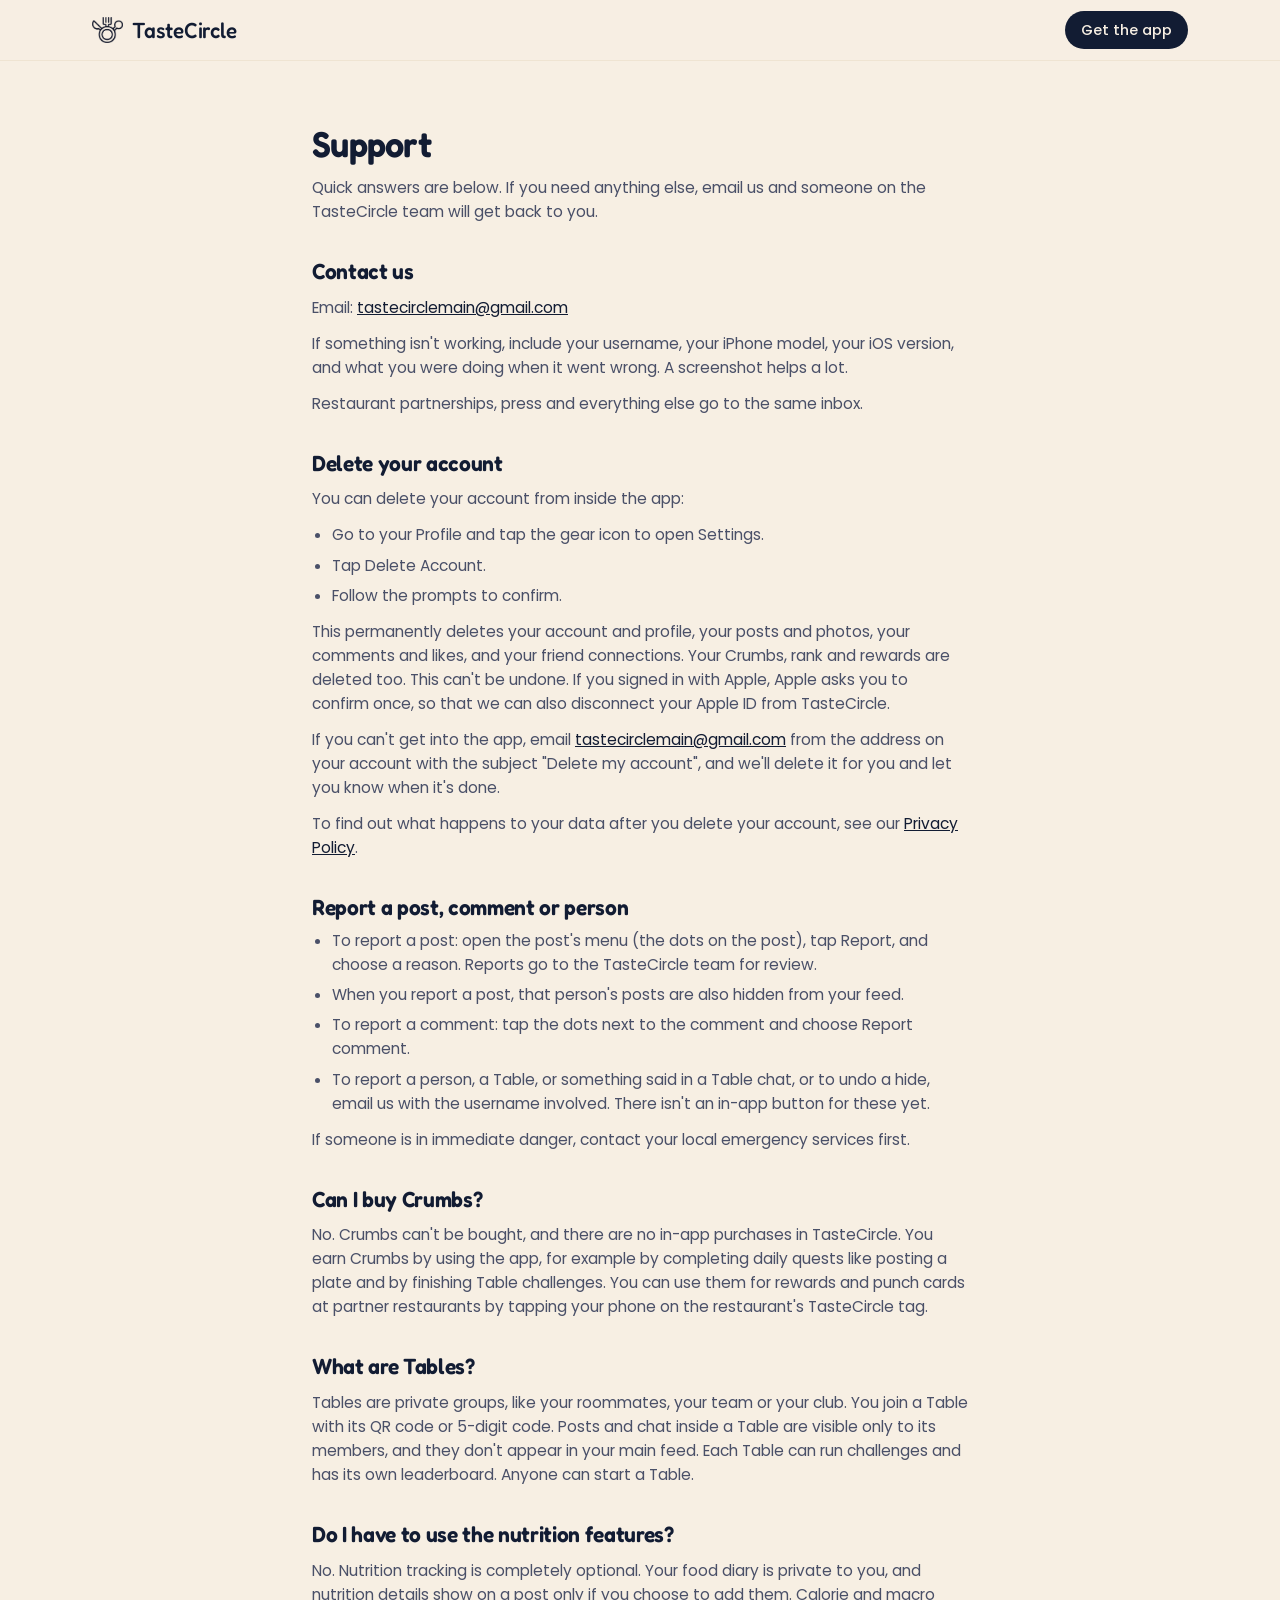
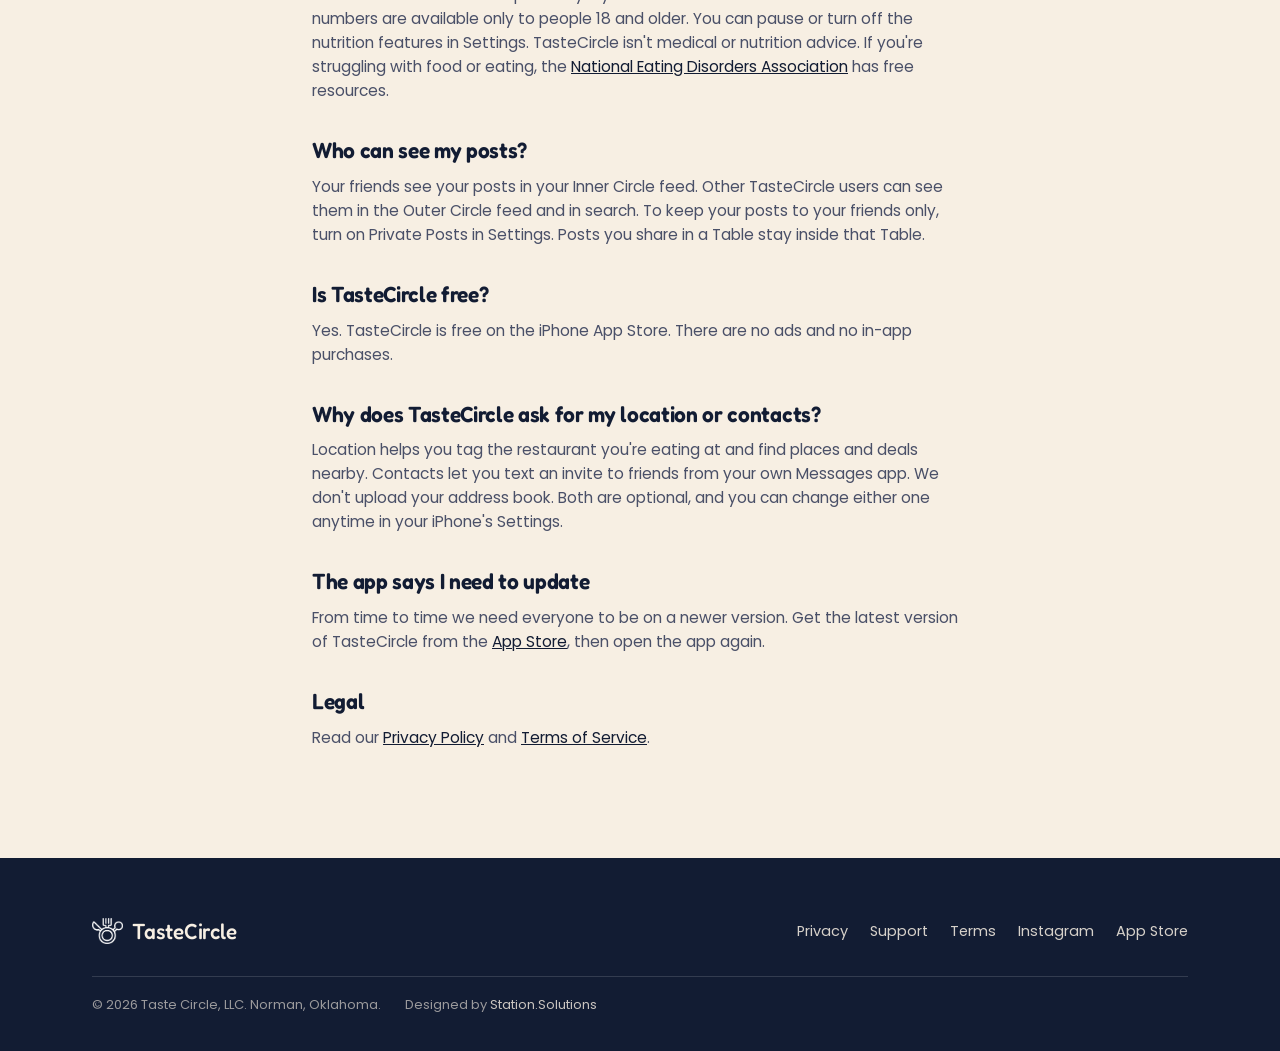
<file: support/index.html>
<!doctype html>
<html lang="en">
<head>
<meta charset="utf-8">
<meta name="viewport" content="width=device-width, initial-scale=1, viewport-fit=cover">
<title>Support — TasteCircle</title>
<meta name="description" content="Get help with TasteCircle: contact us, delete your account, report content, and common questions.">
<meta name="theme-color" content="#F7EFE3">
<link rel="icon" type="image/png" href="../assets/img/favicon.png">
<link rel="preload" href="../assets/fonts/fredoka.woff2" as="font" type="font/woff2" crossorigin>
<meta name="robots" content="noindex">
<link rel="stylesheet" href="../assets/site.css">
</head>
<body class="doc">
<a class="skip" href="#main">Skip to content</a>
<header class="hdr">
  <div class="wrap">
    <a class="brand" href="../" aria-label="TasteCircle home"><img src="../assets/img/mark-navy.png" width="327" height="278" alt="">TasteCircle</a>
    <a class="pill" href="https://apps.apple.com/us/app/tastecircle/id6755754524">Get the app</a>
  </div>
</header>
<main id="main" class="legal"><article class="wrap-doc">
<h1>Support</h1>

<p>Quick answers are below. If you need anything else, email us and someone on the TasteCircle team will get back to you.</p>

<h2>Contact us</h2>
<p>Email: <a href="mailto:tastecirclemain@gmail.com">tastecirclemain@gmail.com</a></p>
<p>If something isn't working, include your username, your iPhone model, your iOS version, and what you were doing when it went wrong. A screenshot helps a lot.</p>
<p>Restaurant partnerships, press and everything else go to the same inbox.</p>

<h2>Delete your account</h2>

<p>You can delete your account from inside the app:</p>
<ul>
  <li>Go to your Profile and tap the gear icon to open Settings.</li>
  <li>Tap Delete Account.</li>
  <li>Follow the prompts to confirm.</li>
</ul>
<p>This permanently deletes your account and profile, your posts and photos, your comments and likes, and your friend connections. Your Crumbs, rank and rewards are deleted too. This can't be undone. If you signed in with Apple, Apple asks you to confirm once, so that we can also disconnect your Apple ID from TasteCircle.</p>
<p>If you can't get into the app, email <a href="mailto:tastecirclemain@gmail.com">tastecirclemain@gmail.com</a> from the address on your account with the subject "Delete my account", and we'll delete it for you and let you know when it's done.</p>
<p>To find out what happens to your data after you delete your account, see our <a href="../privacy/">Privacy Policy</a>.</p>

<h2>Report a post, comment or person</h2>

<ul>
  <li>To report a post: open the post's menu (the dots on the post), tap Report, and choose a reason. Reports go to the TasteCircle team for review.</li>
  <li>When you report a post, that person's posts are also hidden from your feed.</li>
  <li>To report a comment: tap the dots next to the comment and choose Report comment.</li>

  <li>To report a person, a Table, or something said in a Table chat, or to undo a hide, email us with the username involved. There isn't an in-app button for these yet.</li>
</ul>
<p>If someone is in immediate danger, contact your local emergency services first.</p>

<h2>Can I buy Crumbs?</h2>
<p>No. Crumbs can't be bought, and there are no in-app purchases in TasteCircle. You earn Crumbs by using the app, for example by completing daily quests like posting a plate and by finishing Table challenges. You can use them for rewards and punch cards at partner restaurants by tapping your phone on the restaurant's TasteCircle tag.</p>

<h2>What are Tables?</h2>
<p>Tables are private groups, like your roommates, your team or your club. You join a Table with its QR code or 5-digit code. Posts and chat inside a Table are visible only to its members, and they don't appear in your main feed. Each Table can run challenges and has its own leaderboard. Anyone can start a Table.</p>

<h2>Do I have to use the nutrition features?</h2>

<p>No. Nutrition tracking is completely optional. Your food diary is private to you, and nutrition details show on a post only if you choose to add them. Calorie and macro numbers are available only to people 18 and older. You can pause or turn off the nutrition features in Settings. TasteCircle isn't medical or nutrition advice. If you're struggling with food or eating, the <a href="https://www.nationaleatingdisorders.org">National Eating Disorders Association</a> has free resources.</p>

<h2>Who can see my posts?</h2>

<p>Your friends see your posts in your Inner Circle feed. Other TasteCircle users can see them in the Outer Circle feed and in search. To keep your posts to your friends only, turn on Private Posts in Settings. Posts you share in a Table stay inside that Table.</p>

<h2>Is TasteCircle free?</h2>
<p>Yes. TasteCircle is free on the iPhone App Store. There are no ads and no in-app purchases.</p>

<h2>Why does TasteCircle ask for my location or contacts?</h2>
<p>Location helps you tag the restaurant you're eating at and find places and deals nearby. Contacts let you text an invite to friends from your own Messages app. We don't upload your address book. Both are optional, and you can change either one anytime in your iPhone's Settings.</p>

<h2>The app says I need to update</h2>
<p>From time to time we need everyone to be on a newer version. Get the latest version of TasteCircle from the <a href="https://apps.apple.com/us/app/tastecircle/id6755754524">App Store</a>, then open the app again.</p>

<h2>Legal</h2>
<p>Read our <a href="../privacy/">Privacy Policy</a> and <a href="../terms/">Terms of Service</a>.</p>
</article></main>
<footer class="ftr">
  <div class="wrap">
    <div class="ftr-top">
      <a class="brand" href="../" aria-label="TasteCircle home"><img src="../assets/img/mark-white.png" width="327" height="278" alt="">TasteCircle</a>
      <nav class="ftr-links" aria-label="Footer">
        <a href="../privacy/">Privacy</a>
        <a href="../support/">Support</a>
        <a href="../terms/">Terms</a>
        <a href="https://www.instagram.com/tastecircleapp/">Instagram</a>
        <a href="https://apps.apple.com/us/app/tastecircle/id6755754524">App Store</a>
      </nav>
    </div>
    <div class="ftr-fine">
      <p>&copy; 2026 Taste Circle, LLC. Norman, Oklahoma.</p>
      <p>Designed by <a href="https://station.solutions/" target="_blank" rel="noopener">Station.Solutions</a></p>
    </div>
  </div>
</footer>
</body>
</html>
</file>
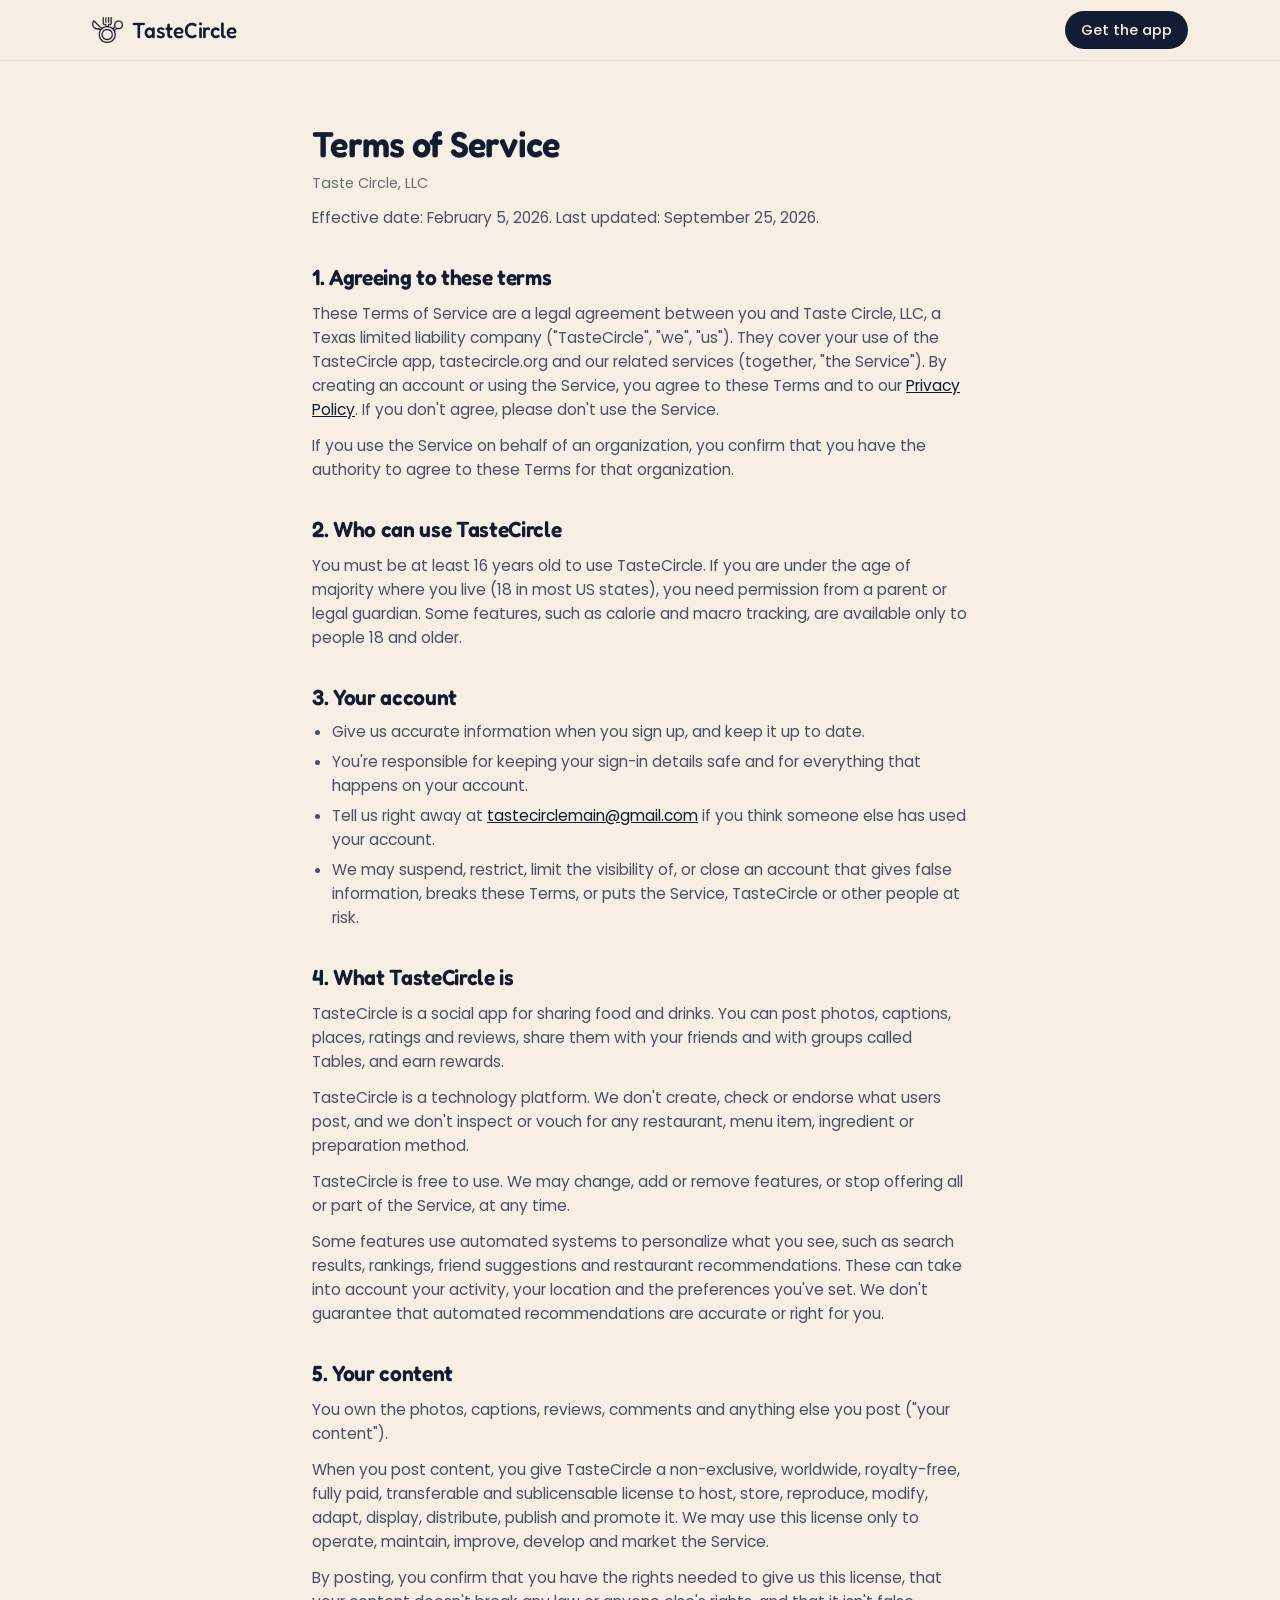
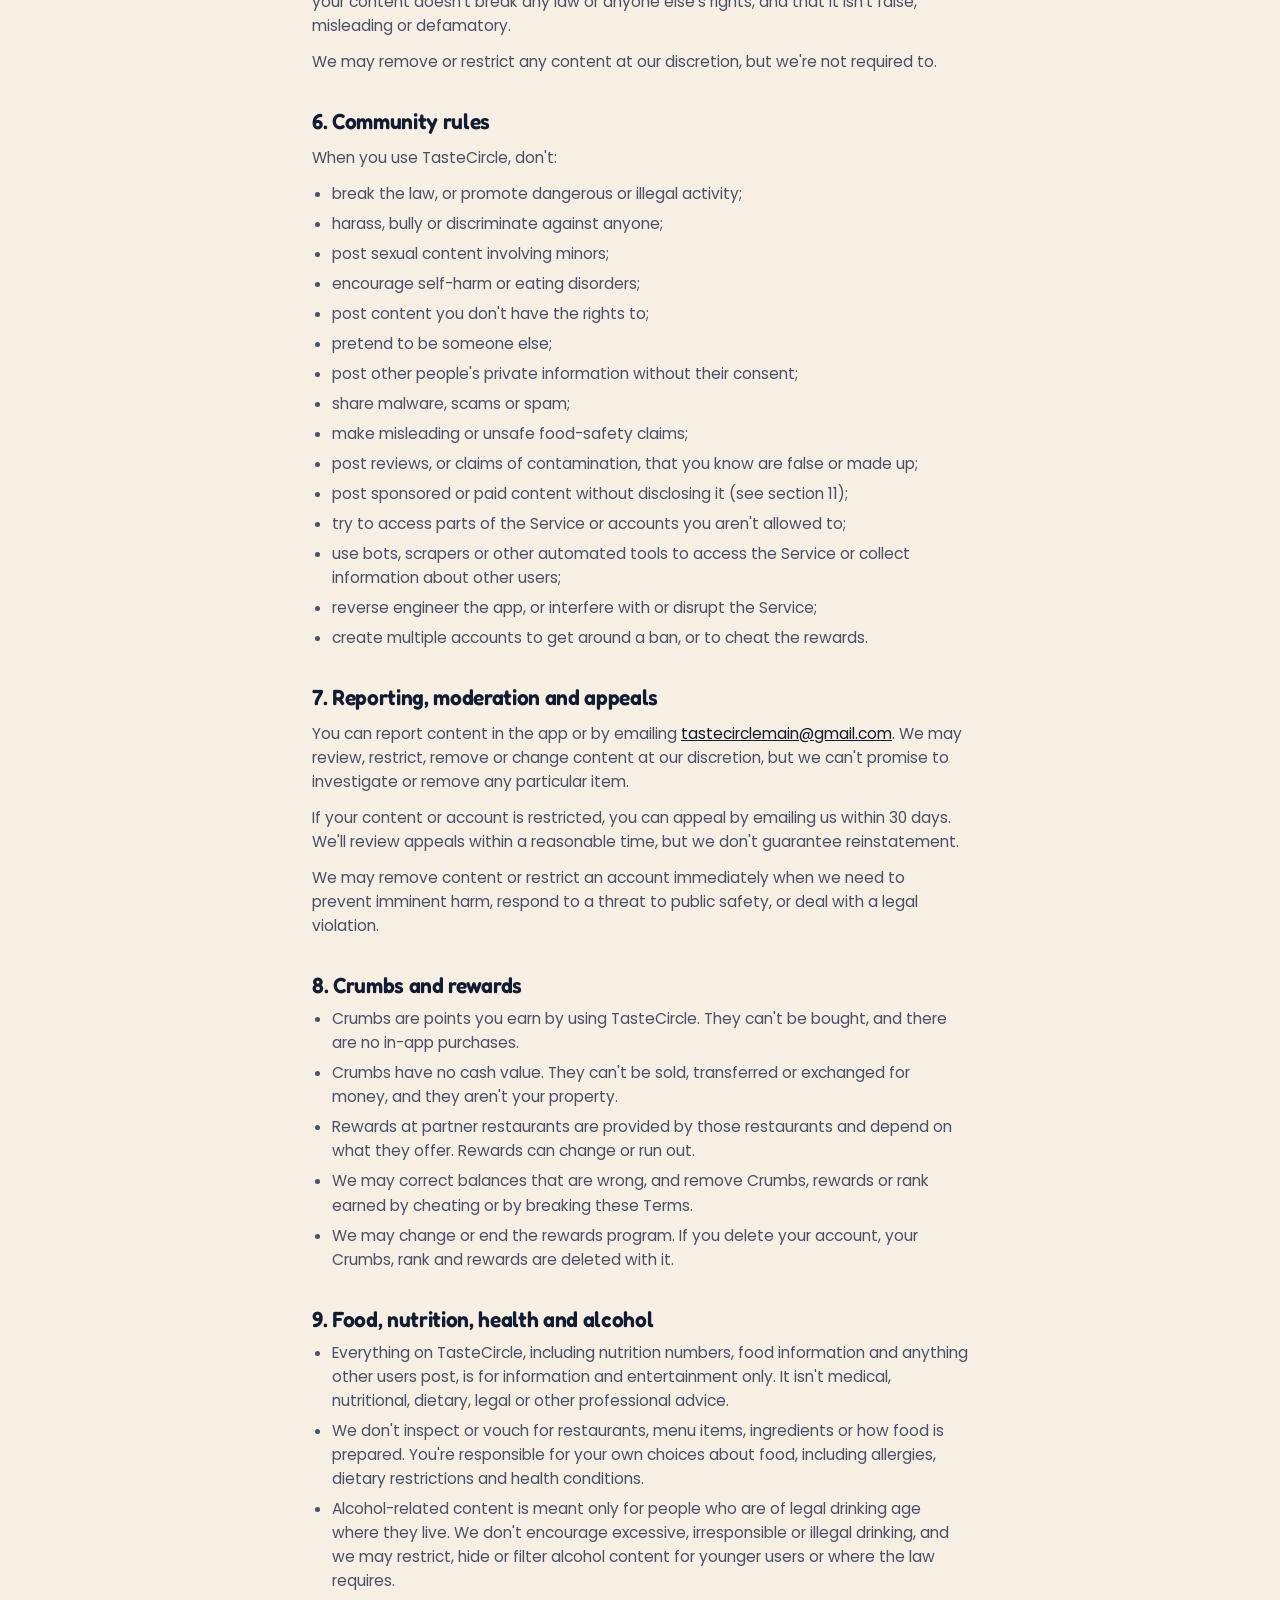
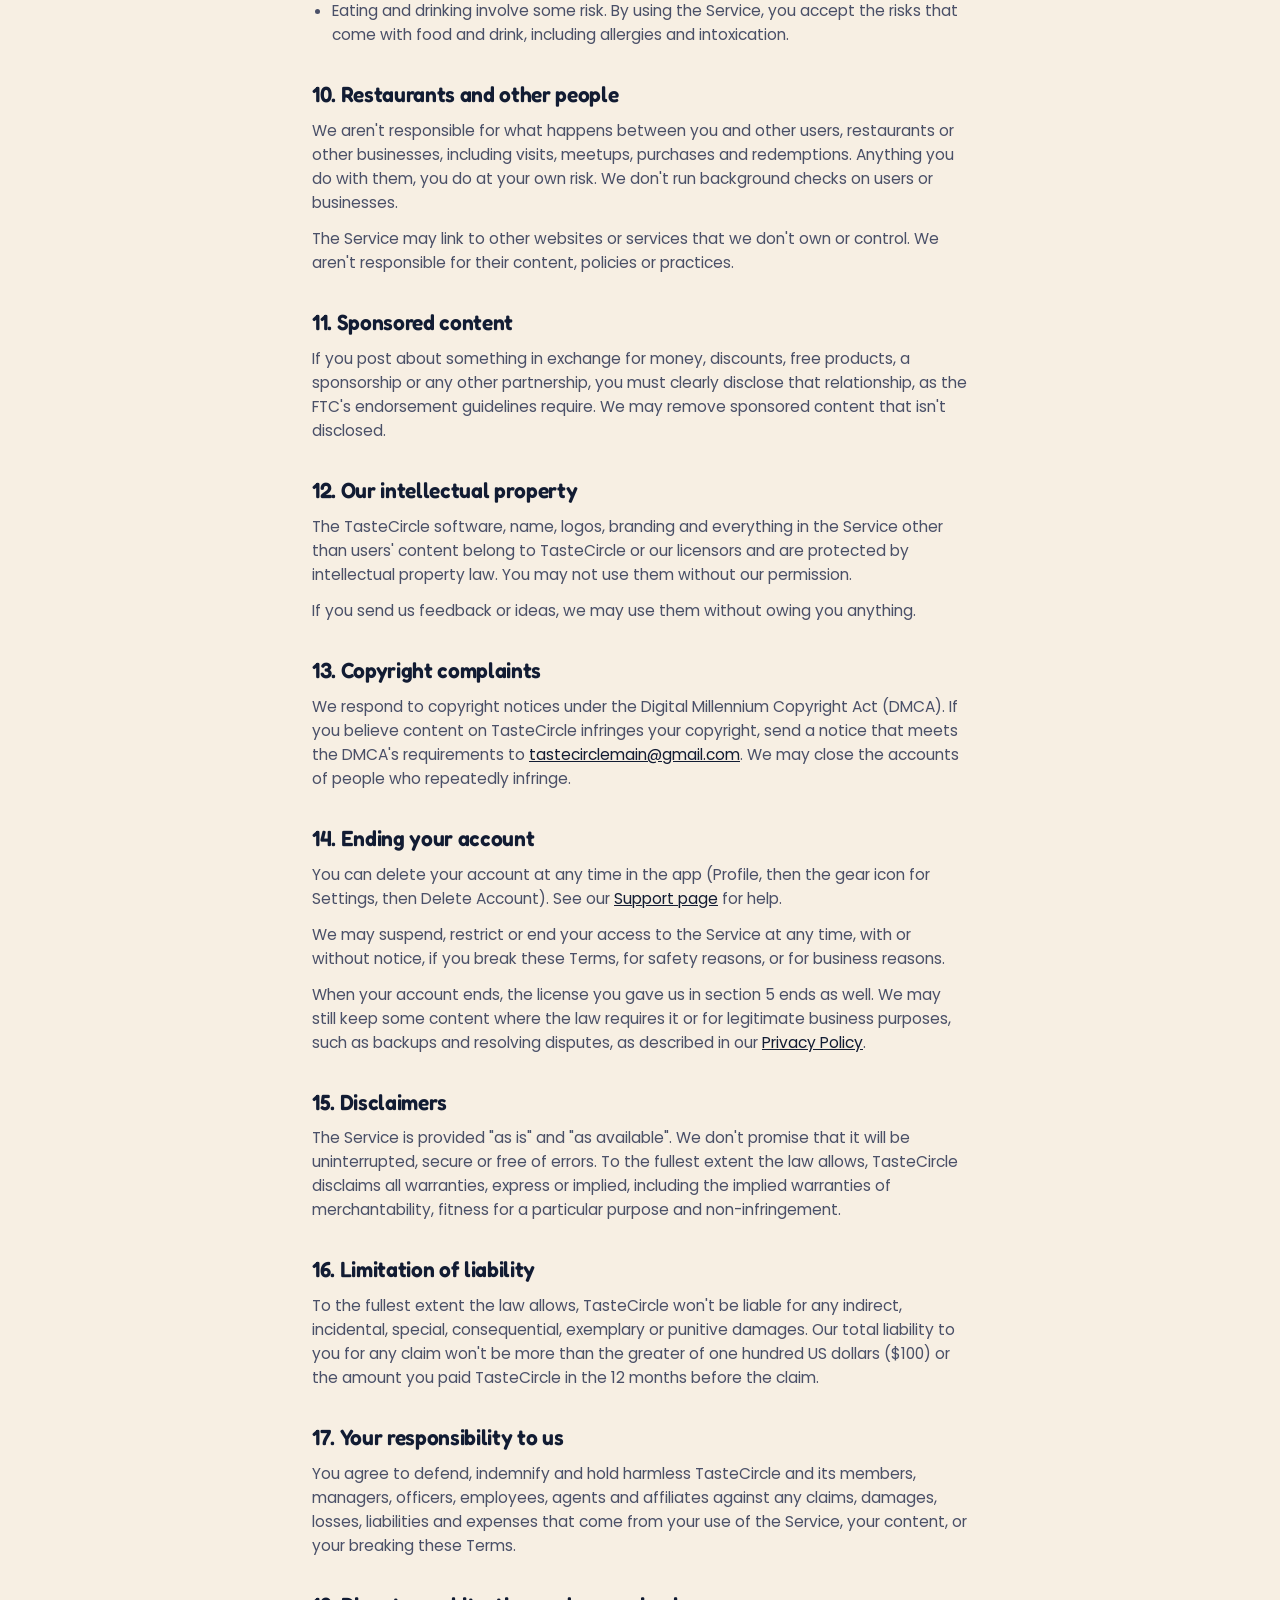
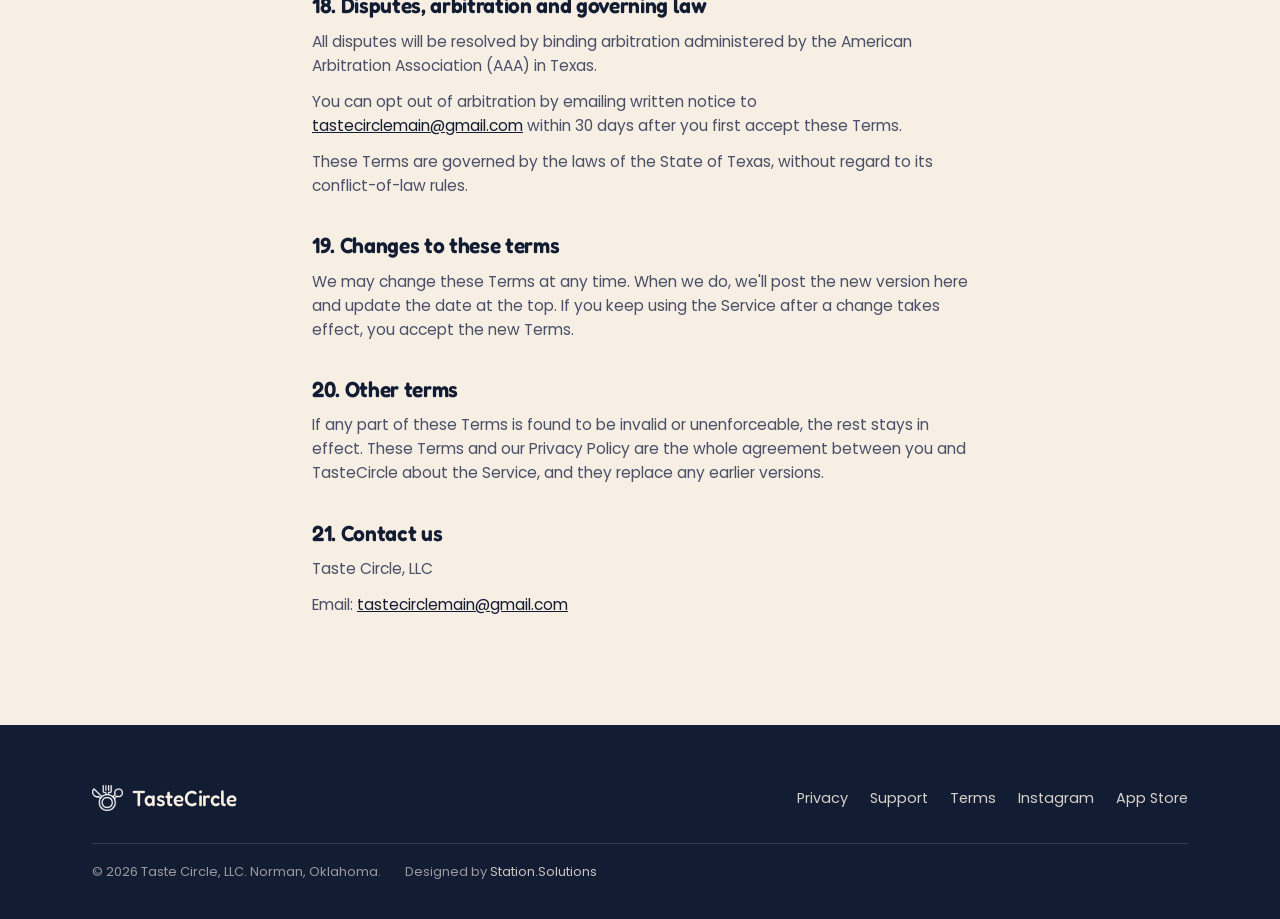
<file: terms/index.html>
<!doctype html>
<html lang="en">
<head>
<meta charset="utf-8">
<meta name="viewport" content="width=device-width, initial-scale=1, viewport-fit=cover">
<title>Terms of Service — TasteCircle</title>
<meta name="description" content="The Terms of Service for the TasteCircle app and tastecircle.org.">
<meta name="theme-color" content="#F7EFE3">
<link rel="icon" type="image/png" href="../assets/img/favicon.png">
<link rel="preload" href="../assets/fonts/fredoka.woff2" as="font" type="font/woff2" crossorigin>
<meta name="robots" content="noindex">
<link rel="stylesheet" href="../assets/site.css">
</head>
<body class="doc">
<a class="skip" href="#main">Skip to content</a>
<header class="hdr">
  <div class="wrap">
    <a class="brand" href="../" aria-label="TasteCircle home"><img src="../assets/img/mark-navy.png" width="327" height="278" alt="">TasteCircle</a>
    <a class="pill" href="https://apps.apple.com/us/app/tastecircle/id6755754524">Get the app</a>
  </div>
</header>
<main id="main" class="legal"><article class="wrap-doc">
<h1>Terms of Service</h1>
<p class="doc-entity">Taste Circle, LLC</p>

<p>Effective date: February 5, 2026. Last updated: September 25, 2026.</p>

<h2>1. Agreeing to these terms</h2>
<p>These Terms of Service are a legal agreement between you and Taste Circle, LLC, a Texas limited liability company ("TasteCircle", "we", "us"). They cover your use of the TasteCircle app, tastecircle.org and our related services (together, "the Service"). By creating an account or using the Service, you agree to these Terms and to our <a href="../privacy/">Privacy Policy</a>. If you don't agree, please don't use the Service.</p>
<p>If you use the Service on behalf of an organization, you confirm that you have the authority to agree to these Terms for that organization.</p>

<h2>2. Who can use TasteCircle</h2>

<p>You must be at least 16 years old to use TasteCircle. If you are under the age of majority where you live (18 in most US states), you need permission from a parent or legal guardian. Some features, such as calorie and macro tracking, are available only to people 18 and older.</p>

<h2>3. Your account</h2>
<ul>
  <li>Give us accurate information when you sign up, and keep it up to date.</li>
  <li>You're responsible for keeping your sign-in details safe and for everything that happens on your account.</li>
  <li>Tell us right away at <a href="mailto:tastecirclemain@gmail.com">tastecirclemain@gmail.com</a> if you think someone else has used your account.</li>
  <li>We may suspend, restrict, limit the visibility of, or close an account that gives false information, breaks these Terms, or puts the Service, TasteCircle or other people at risk.</li>
</ul>

<h2>4. What TasteCircle is</h2>
<p>TasteCircle is a social app for sharing food and drinks. You can post photos, captions, places, ratings and reviews, share them with your friends and with groups called Tables, and earn rewards.</p>
<p>TasteCircle is a technology platform. We don't create, check or endorse what users post, and we don't inspect or vouch for any restaurant, menu item, ingredient or preparation method.</p>

<p>TasteCircle is free to use. We may change, add or remove features, or stop offering all or part of the Service, at any time.</p>
<p>Some features use automated systems to personalize what you see, such as search results, rankings, friend suggestions and restaurant recommendations. These can take into account your activity, your location and the preferences you've set. We don't guarantee that automated recommendations are accurate or right for you.</p>

<h2>5. Your content</h2>
<p>You own the photos, captions, reviews, comments and anything else you post ("your content").</p>

<p>When you post content, you give TasteCircle a non-exclusive, worldwide, royalty-free, fully paid, transferable and sublicensable license to host, store, reproduce, modify, adapt, display, distribute, publish and promote it. We may use this license only to operate, maintain, improve, develop and market the Service.</p>
<p>By posting, you confirm that you have the rights needed to give us this license, that your content doesn't break any law or anyone else's rights, and that it isn't false, misleading or defamatory.</p>
<p>We may remove or restrict any content at our discretion, but we're not required to.</p>

<h2>6. Community rules</h2>
<p>When you use TasteCircle, don't:</p>
<ul>
  <li>break the law, or promote dangerous or illegal activity;</li>
  <li>harass, bully or discriminate against anyone;</li>
  <li>post sexual content involving minors;</li>
  <li>encourage self-harm or eating disorders;</li>
  <li>post content you don't have the rights to;</li>
  <li>pretend to be someone else;</li>
  <li>post other people's private information without their consent;</li>
  <li>share malware, scams or spam;</li>
  <li>make misleading or unsafe food-safety claims;</li>
  <li>post reviews, or claims of contamination, that you know are false or made up;</li>
  <li>post sponsored or paid content without disclosing it (see section 11);</li>
  <li>try to access parts of the Service or accounts you aren't allowed to;</li>
  <li>use bots, scrapers or other automated tools to access the Service or collect information about other users;</li>
  <li>reverse engineer the app, or interfere with or disrupt the Service;</li>
  <li>create multiple accounts to get around a ban, or to cheat the rewards.</li>
</ul>

<h2>7. Reporting, moderation and appeals</h2>
<p>You can report content in the app or by emailing <a href="mailto:tastecirclemain@gmail.com">tastecirclemain@gmail.com</a>. We may review, restrict, remove or change content at our discretion, but we can't promise to investigate or remove any particular item.</p>
<p>If your content or account is restricted, you can appeal by emailing us within 30 days. We'll review appeals within a reasonable time, but we don't guarantee reinstatement.</p>
<p>We may remove content or restrict an account immediately when we need to prevent imminent harm, respond to a threat to public safety, or deal with a legal violation.</p>

<h2>8. Crumbs and rewards</h2>

<ul>
  <li>Crumbs are points you earn by using TasteCircle. They can't be bought, and there are no in-app purchases.</li>
  <li>Crumbs have no cash value. They can't be sold, transferred or exchanged for money, and they aren't your property.</li>
  <li>Rewards at partner restaurants are provided by those restaurants and depend on what they offer. Rewards can change or run out.</li>
  <li>We may correct balances that are wrong, and remove Crumbs, rewards or rank earned by cheating or by breaking these Terms.</li>
  <li>We may change or end the rewards program. If you delete your account, your Crumbs, rank and rewards are deleted with it.</li>
</ul>

<h2>9. Food, nutrition, health and alcohol</h2>
<ul>
  <li>Everything on TasteCircle, including nutrition numbers, food information and anything other users post, is for information and entertainment only. It isn't medical, nutritional, dietary, legal or other professional advice.</li>
  <li>We don't inspect or vouch for restaurants, menu items, ingredients or how food is prepared. You're responsible for your own choices about food, including allergies, dietary restrictions and health conditions.</li>
  <li>Alcohol-related content is meant only for people who are of legal drinking age where they live. We don't encourage excessive, irresponsible or illegal drinking, and we may restrict, hide or filter alcohol content for younger users or where the law requires.</li>
  <li>Eating and drinking involve some risk. By using the Service, you accept the risks that come with food and drink, including allergies and intoxication.</li>
</ul>

<h2>10. Restaurants and other people</h2>
<p>We aren't responsible for what happens between you and other users, restaurants or other businesses, including visits, meetups, purchases and redemptions. Anything you do with them, you do at your own risk. We don't run background checks on users or businesses.</p>
<p>The Service may link to other websites or services that we don't own or control. We aren't responsible for their content, policies or practices.</p>

<h2>11. Sponsored content</h2>
<p>If you post about something in exchange for money, discounts, free products, a sponsorship or any other partnership, you must clearly disclose that relationship, as the FTC's endorsement guidelines require. We may remove sponsored content that isn't disclosed.</p>

<h2>12. Our intellectual property</h2>
<p>The TasteCircle software, name, logos, branding and everything in the Service other than users' content belong to TasteCircle or our licensors and are protected by intellectual property law. You may not use them without our permission.</p>
<p>If you send us feedback or ideas, we may use them without owing you anything.</p>

<h2>13. Copyright complaints</h2>

<p>We respond to copyright notices under the Digital Millennium Copyright Act (DMCA). If you believe content on TasteCircle infringes your copyright, send a notice that meets the DMCA's requirements to <a href="mailto:tastecirclemain@gmail.com">tastecirclemain@gmail.com</a>. We may close the accounts of people who repeatedly infringe.</p>

<h2>14. Ending your account</h2>
<p>You can delete your account at any time in the app (Profile, then the gear icon for Settings, then Delete Account). See our <a href="../support/">Support page</a> for help.</p>
<p>We may suspend, restrict or end your access to the Service at any time, with or without notice, if you break these Terms, for safety reasons, or for business reasons.</p>
<p>When your account ends, the license you gave us in section 5 ends as well. We may still keep some content where the law requires it or for legitimate business purposes, such as backups and resolving disputes, as described in our <a href="../privacy/">Privacy Policy</a>.</p>

<h2>15. Disclaimers</h2>

<p>The Service is provided "as is" and "as available". We don't promise that it will be uninterrupted, secure or free of errors. To the fullest extent the law allows, TasteCircle disclaims all warranties, express or implied, including the implied warranties of merchantability, fitness for a particular purpose and non-infringement.</p>

<h2>16. Limitation of liability</h2>
<p>To the fullest extent the law allows, TasteCircle won't be liable for any indirect, incidental, special, consequential, exemplary or punitive damages. Our total liability to you for any claim won't be more than the greater of one hundred US dollars ($100) or the amount you paid TasteCircle in the 12 months before the claim.</p>

<h2>17. Your responsibility to us</h2>
<p>You agree to defend, indemnify and hold harmless TasteCircle and its members, managers, officers, employees, agents and affiliates against any claims, damages, losses, liabilities and expenses that come from your use of the Service, your content, or your breaking these Terms.</p>

<h2>18. Disputes, arbitration and governing law</h2>

<p>All disputes will be resolved by binding arbitration administered by the American Arbitration Association (AAA) in Texas.</p>
<p>You can opt out of arbitration by emailing written notice to <a href="mailto:tastecirclemain@gmail.com">tastecirclemain@gmail.com</a> within 30 days after you first accept these Terms.</p>
<p>These Terms are governed by the laws of the State of Texas, without regard to its conflict-of-law rules.</p>

<h2>19. Changes to these terms</h2>
<p>We may change these Terms at any time. When we do, we'll post the new version here and update the date at the top. If you keep using the Service after a change takes effect, you accept the new Terms.</p>

<h2>20. Other terms</h2>
<p>If any part of these Terms is found to be invalid or unenforceable, the rest stays in effect. These Terms and our Privacy Policy are the whole agreement between you and TasteCircle about the Service, and they replace any earlier versions.</p>

<h2>21. Contact us</h2>
<p>Taste Circle, LLC</p>
<p>Email: <a href="mailto:tastecirclemain@gmail.com">tastecirclemain@gmail.com</a></p>
</article></main>
<footer class="ftr">
  <div class="wrap">
    <div class="ftr-top">
      <a class="brand" href="../" aria-label="TasteCircle home"><img src="../assets/img/mark-white.png" width="327" height="278" alt="">TasteCircle</a>
      <nav class="ftr-links" aria-label="Footer">
        <a href="../privacy/">Privacy</a>
        <a href="../support/">Support</a>
        <a href="../terms/">Terms</a>
        <a href="https://www.instagram.com/tastecircleapp/">Instagram</a>
        <a href="https://apps.apple.com/us/app/tastecircle/id6755754524">App Store</a>
      </nav>
    </div>
    <div class="ftr-fine">
      <p>&copy; 2026 Taste Circle, LLC. Norman, Oklahoma.</p>
      <p>Designed by <a href="https://station.solutions/" target="_blank" rel="noopener">Station.Solutions</a></p>
    </div>
  </div>
</footer>
</body>
</html>
</file>
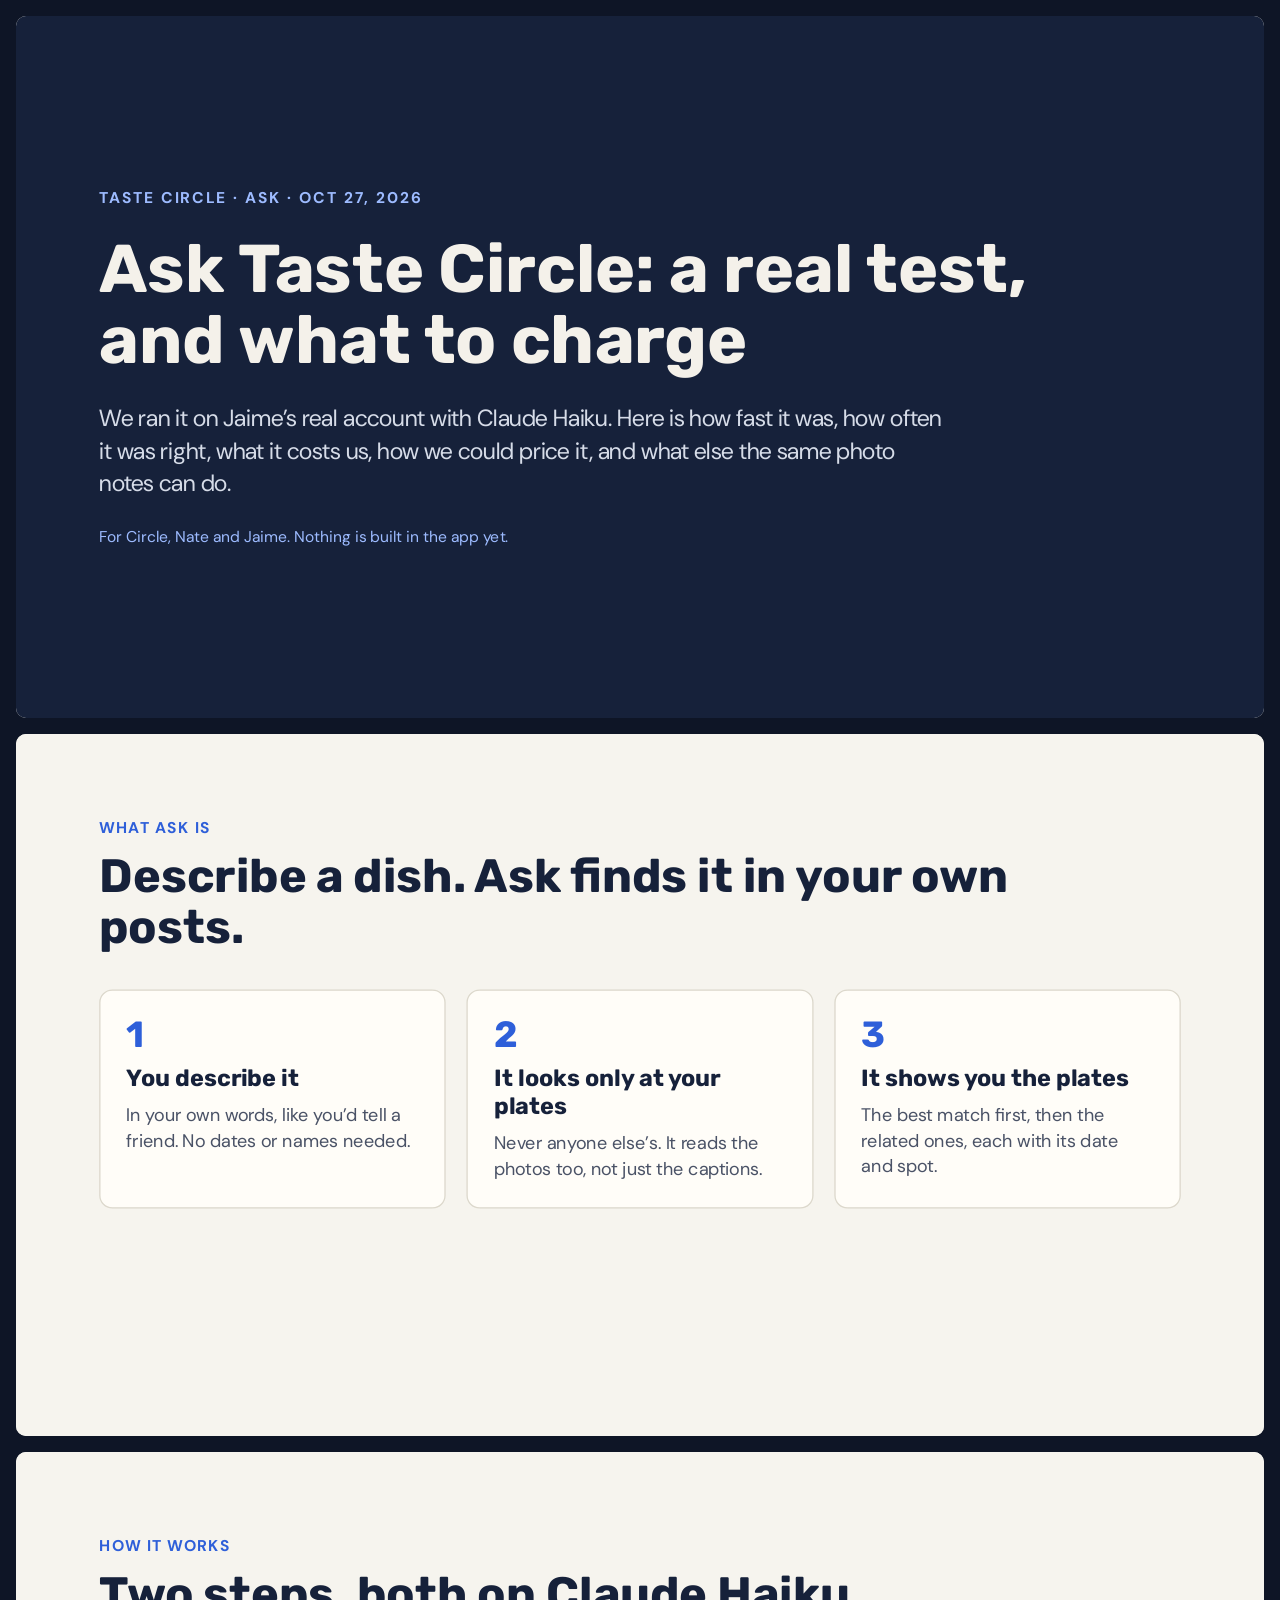
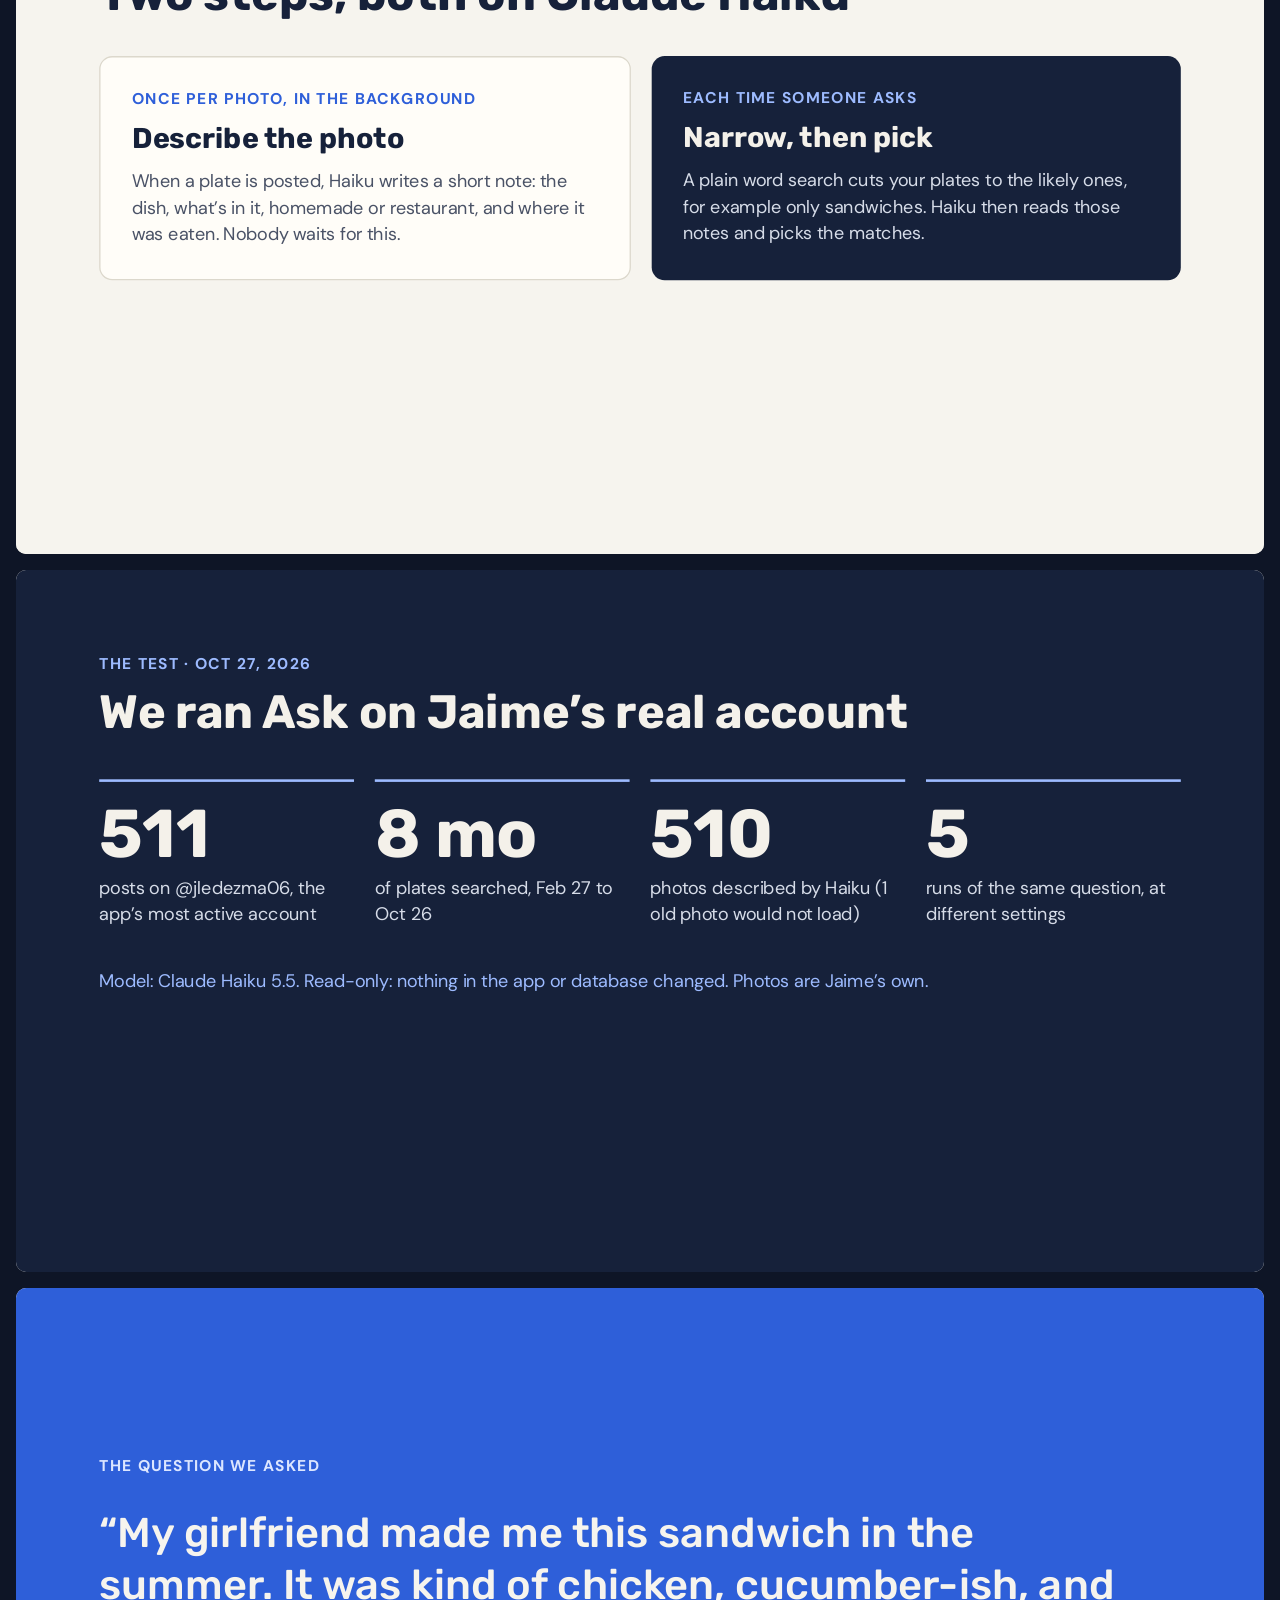
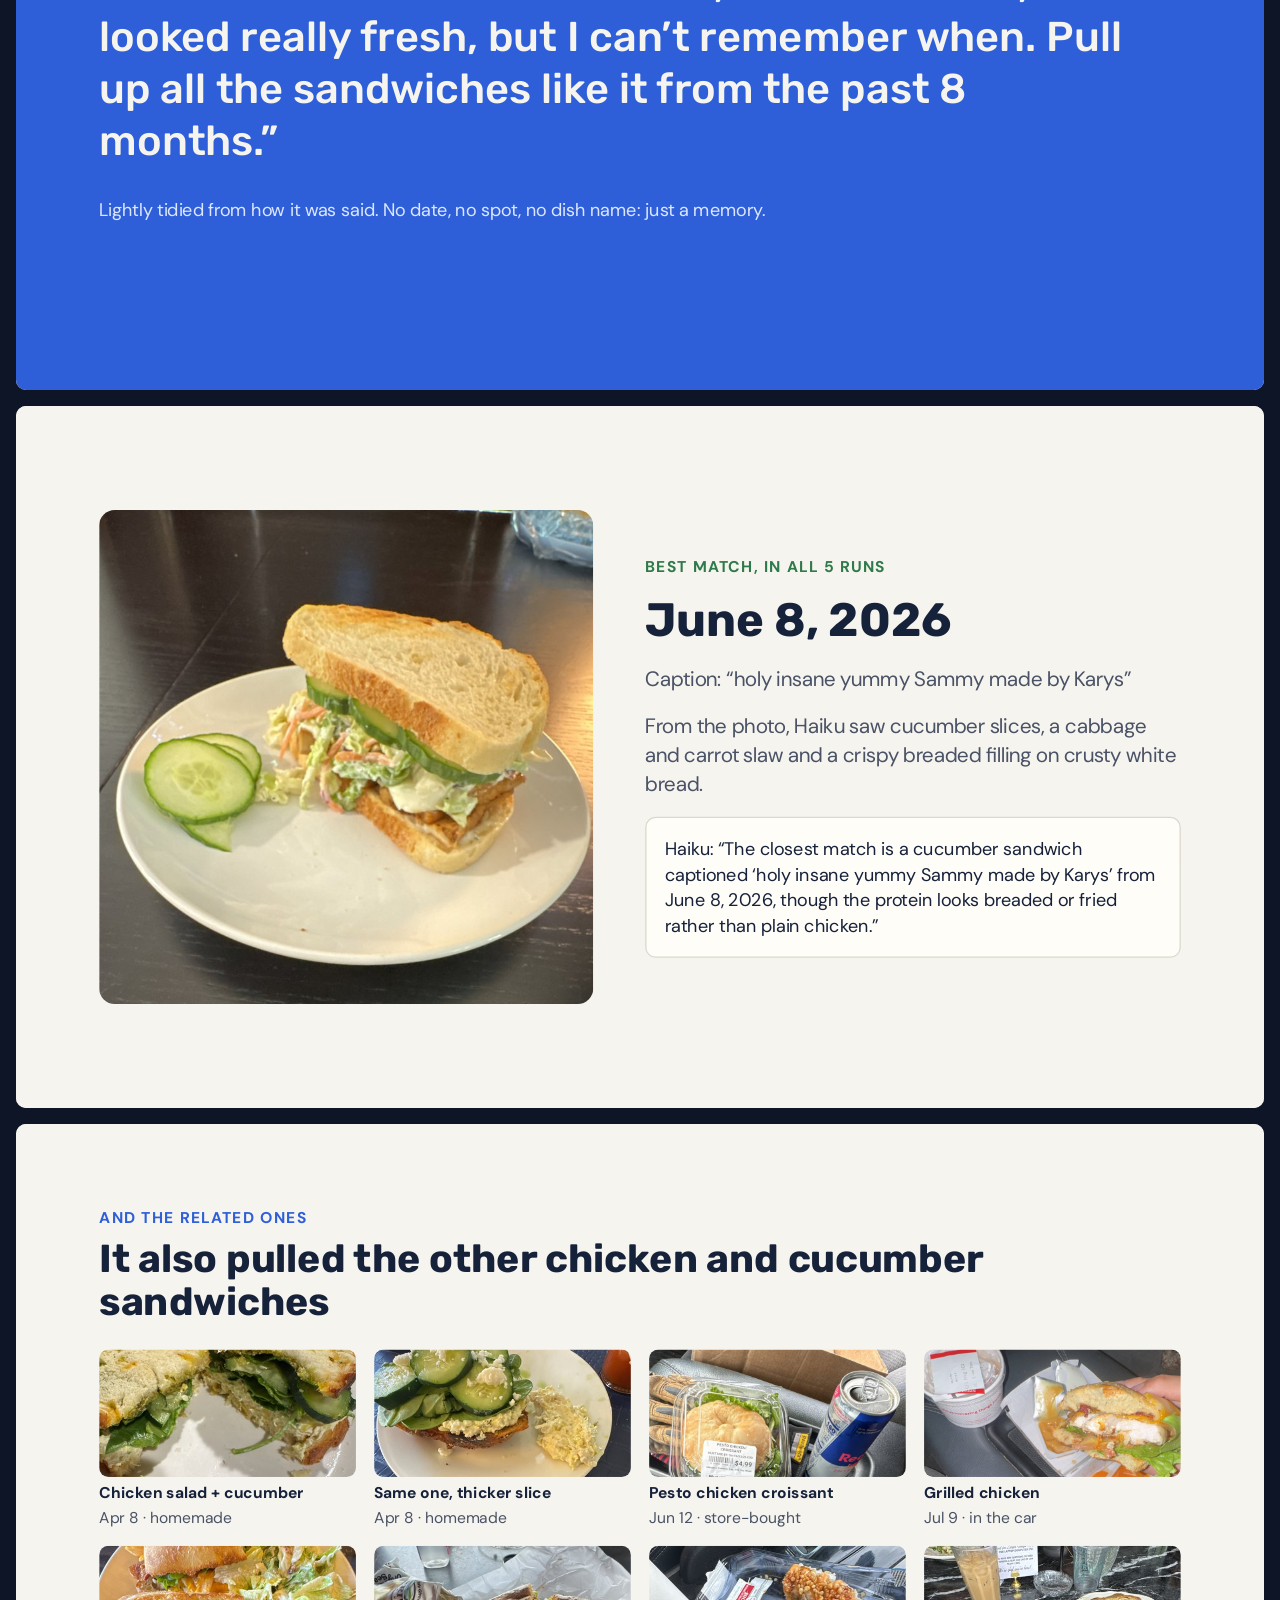
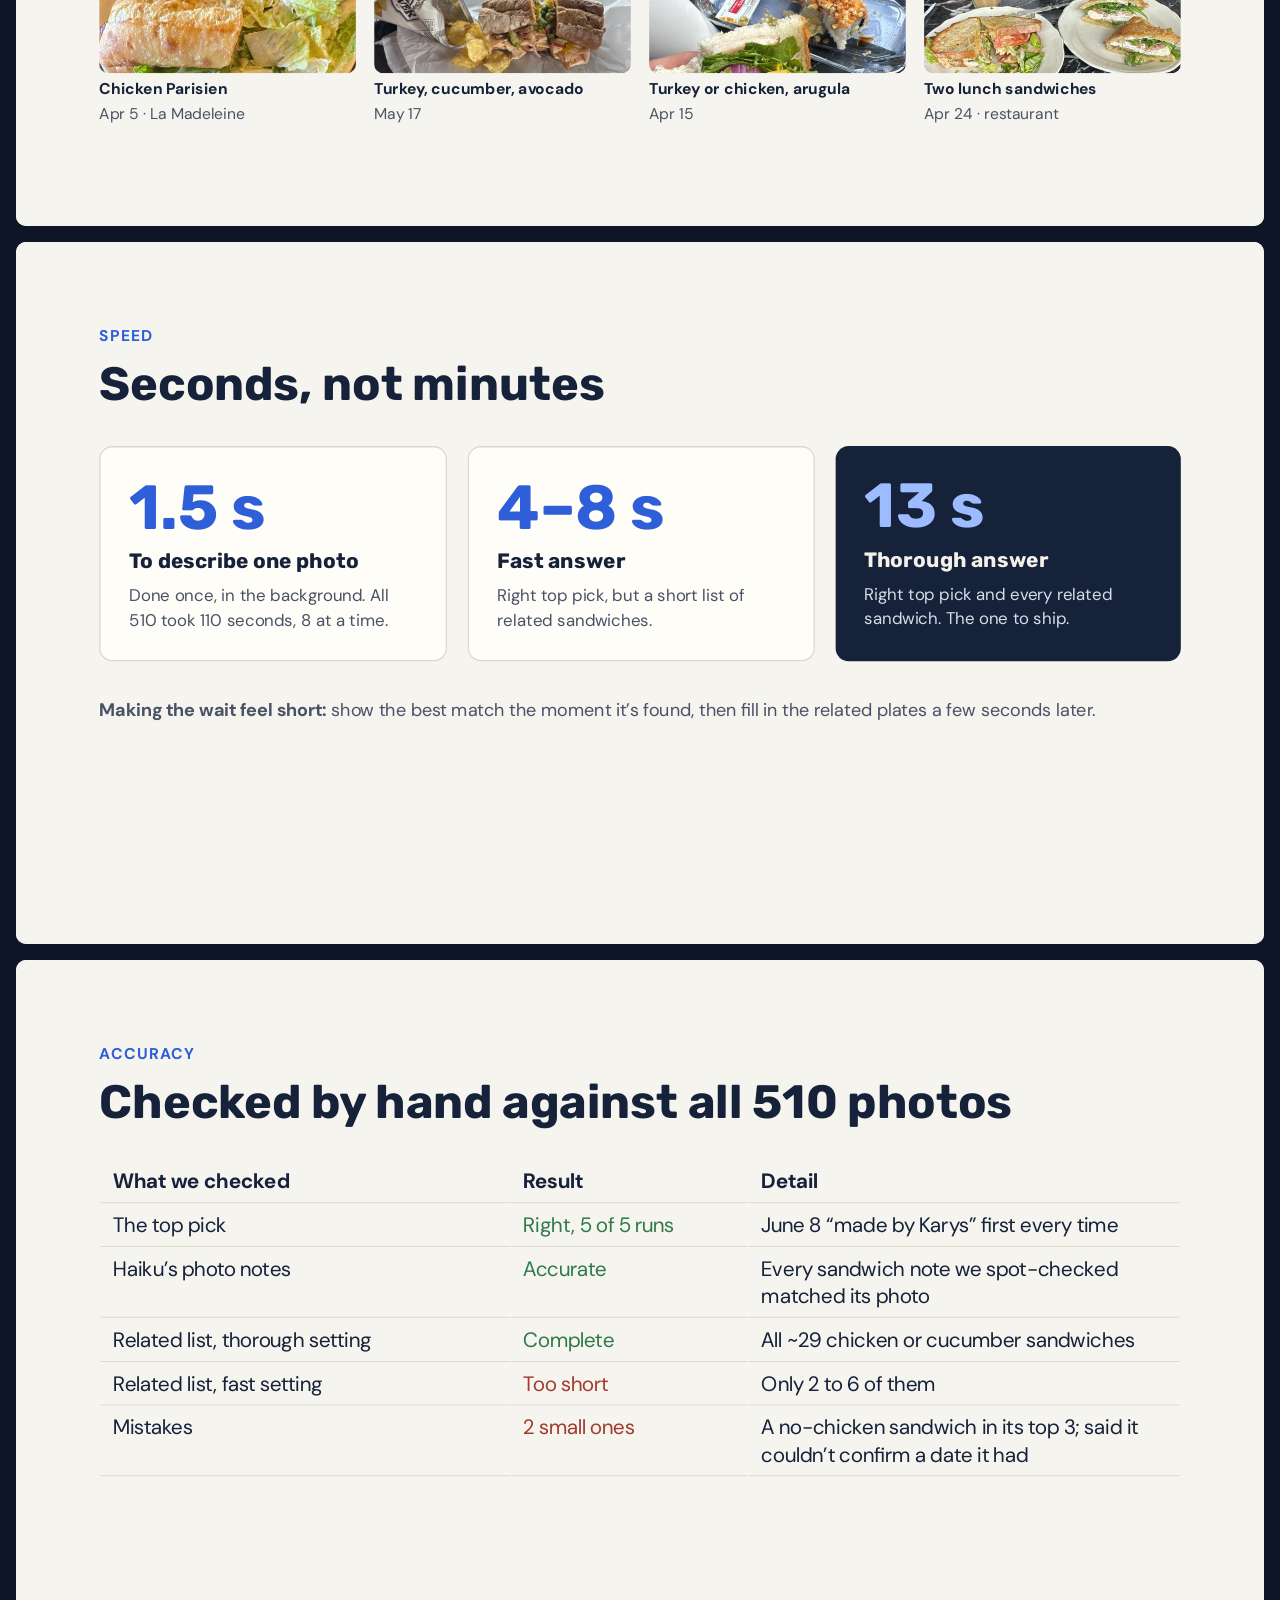
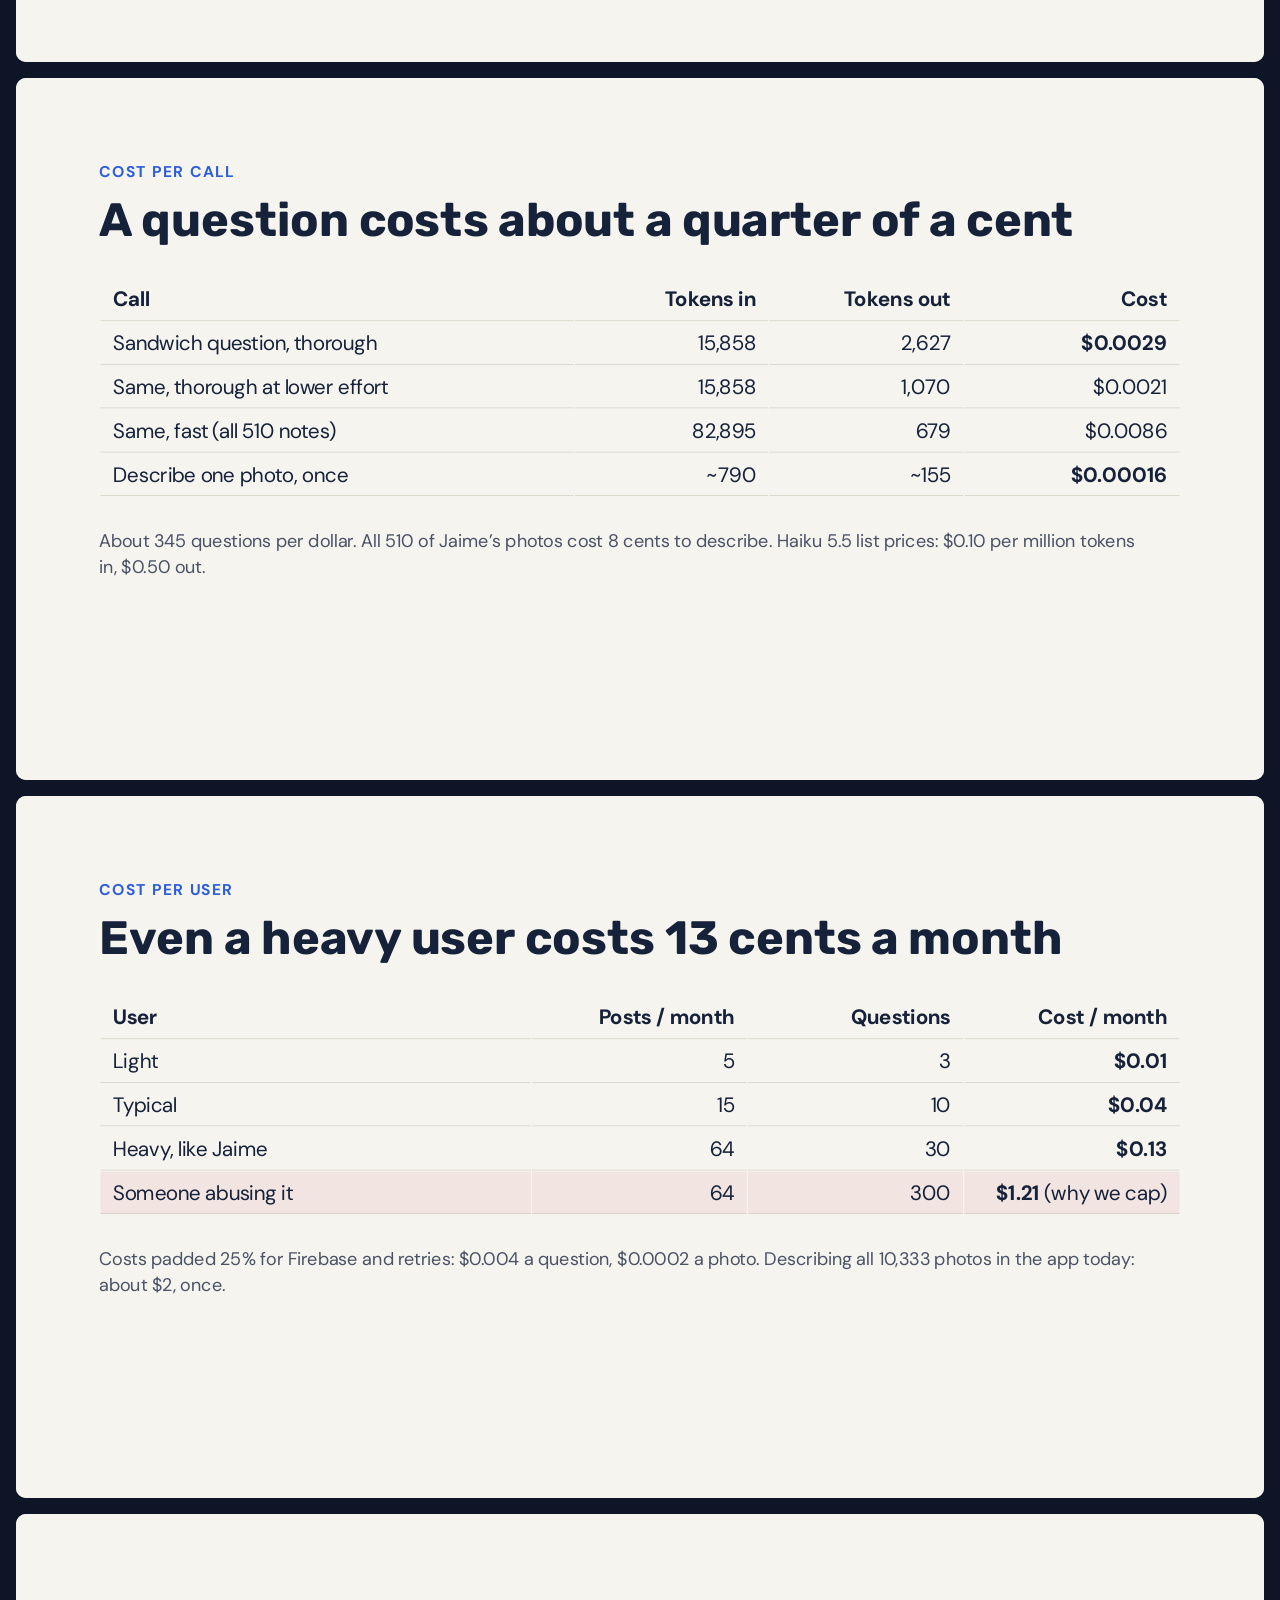
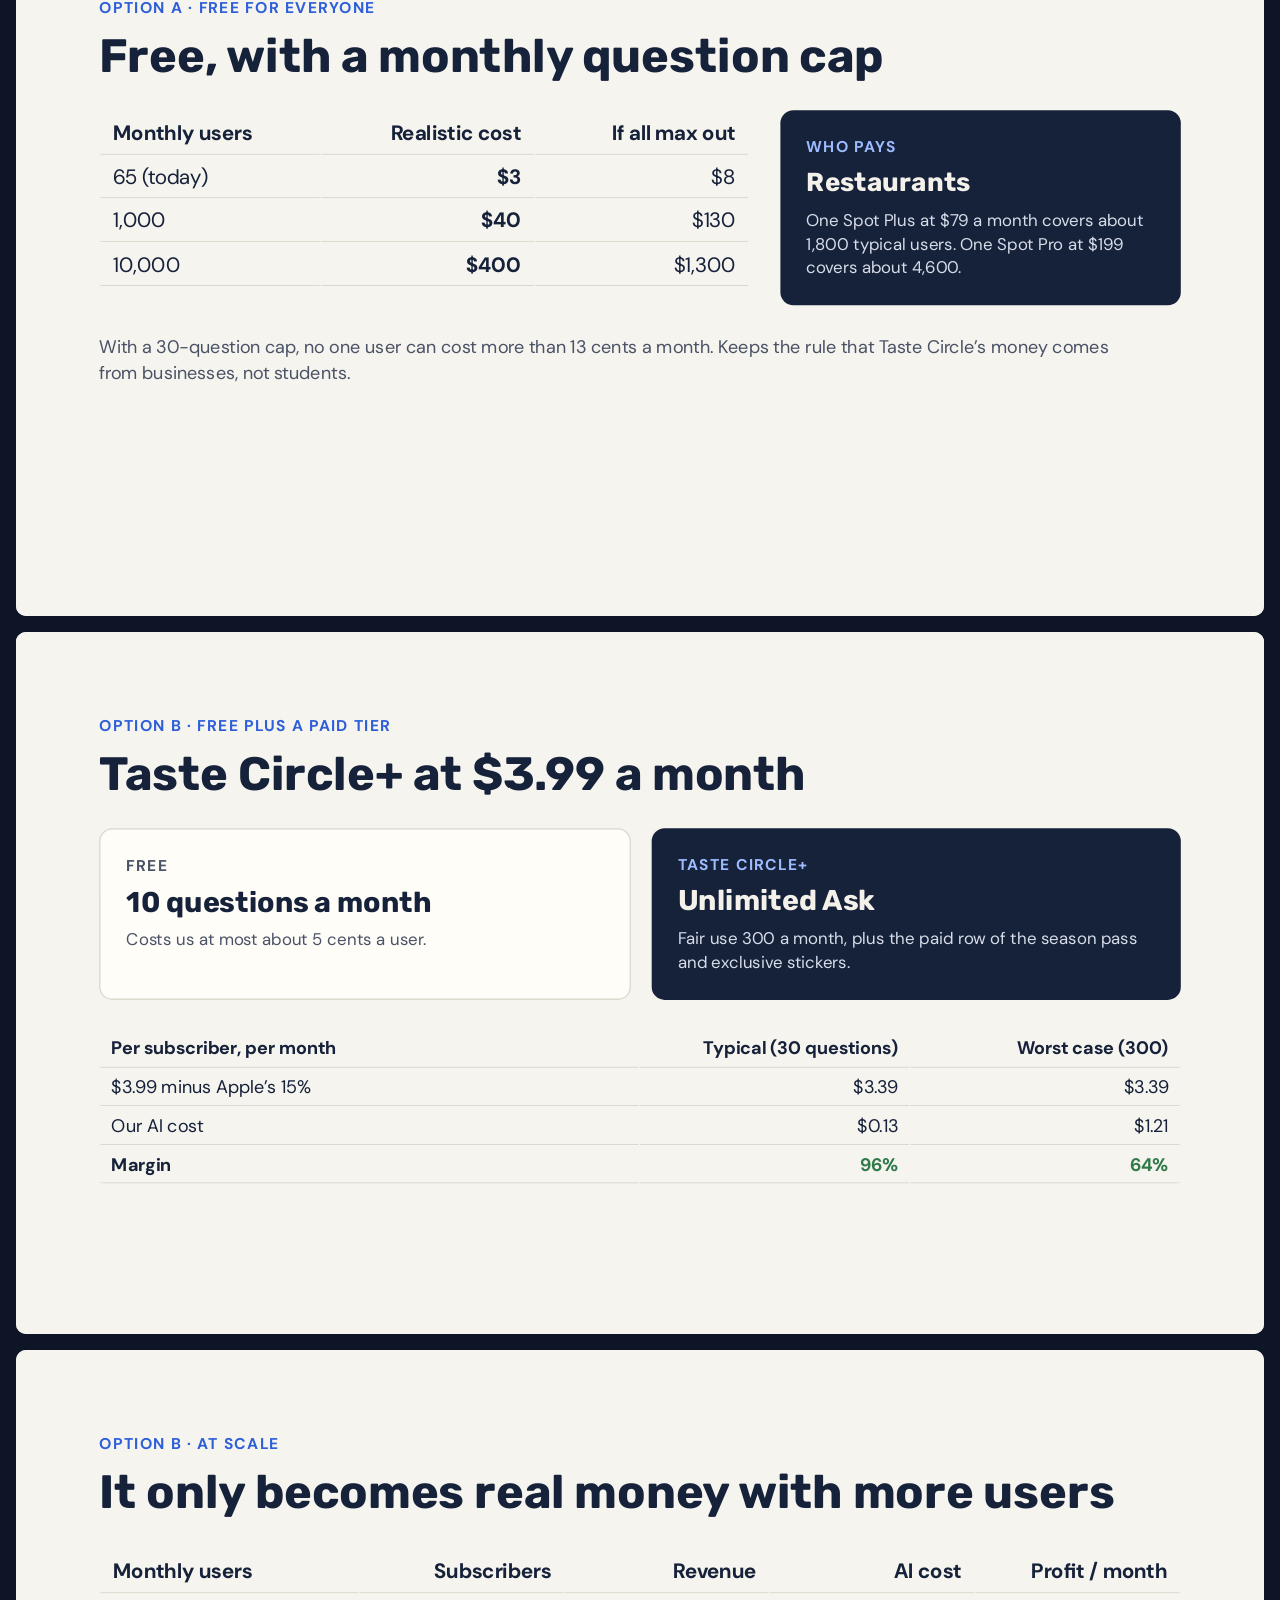
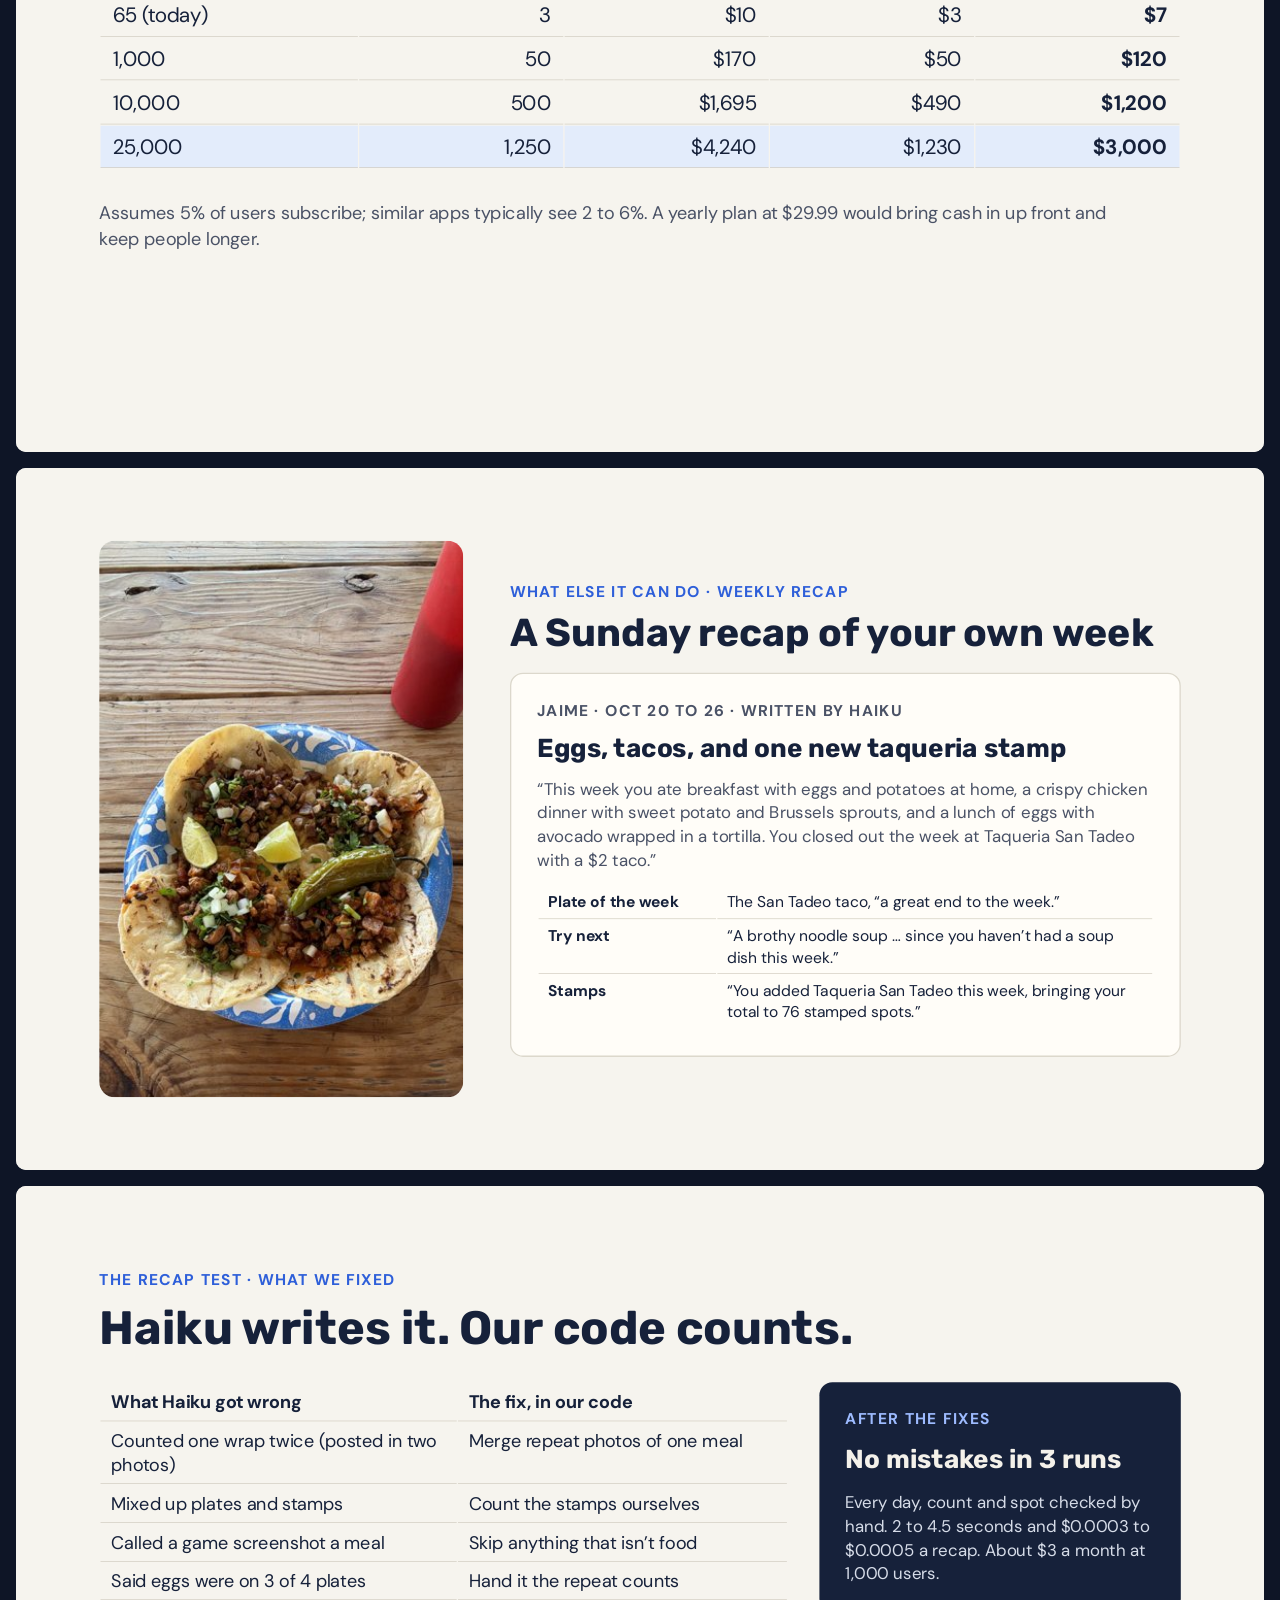
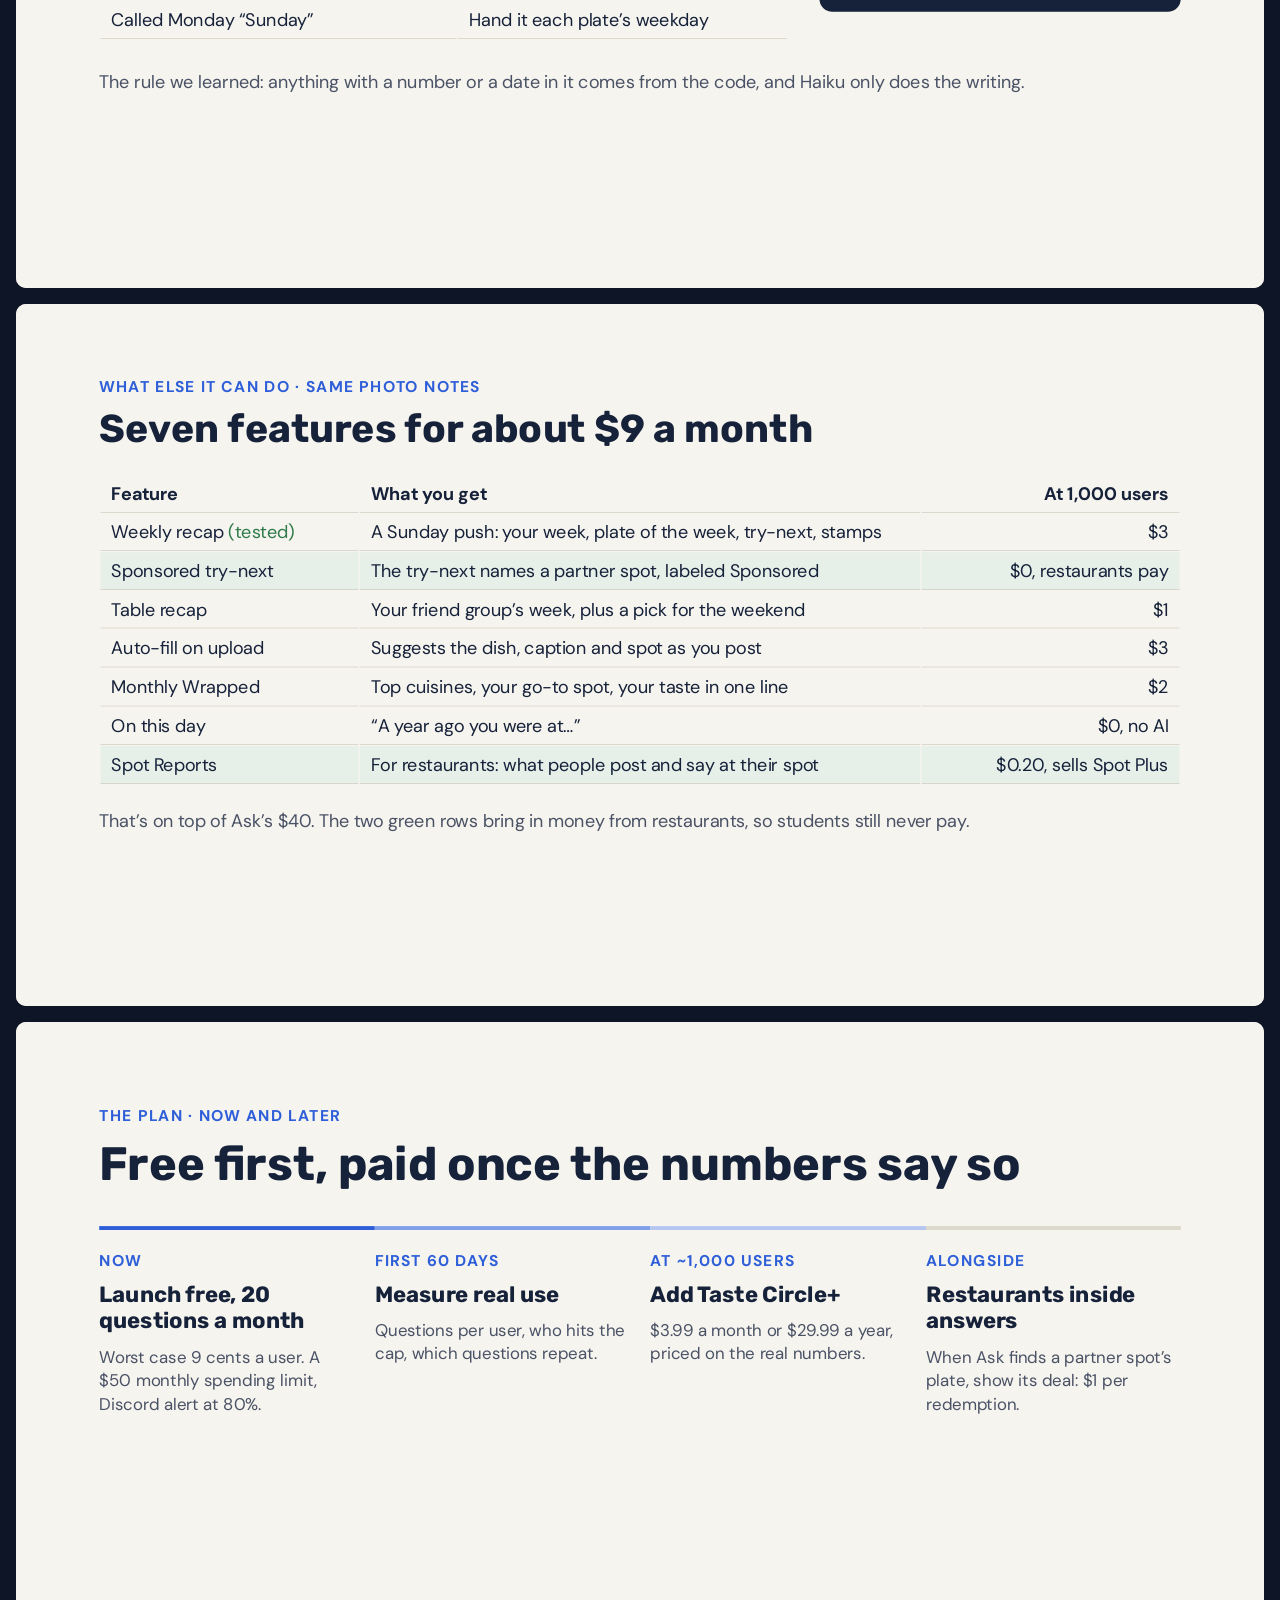
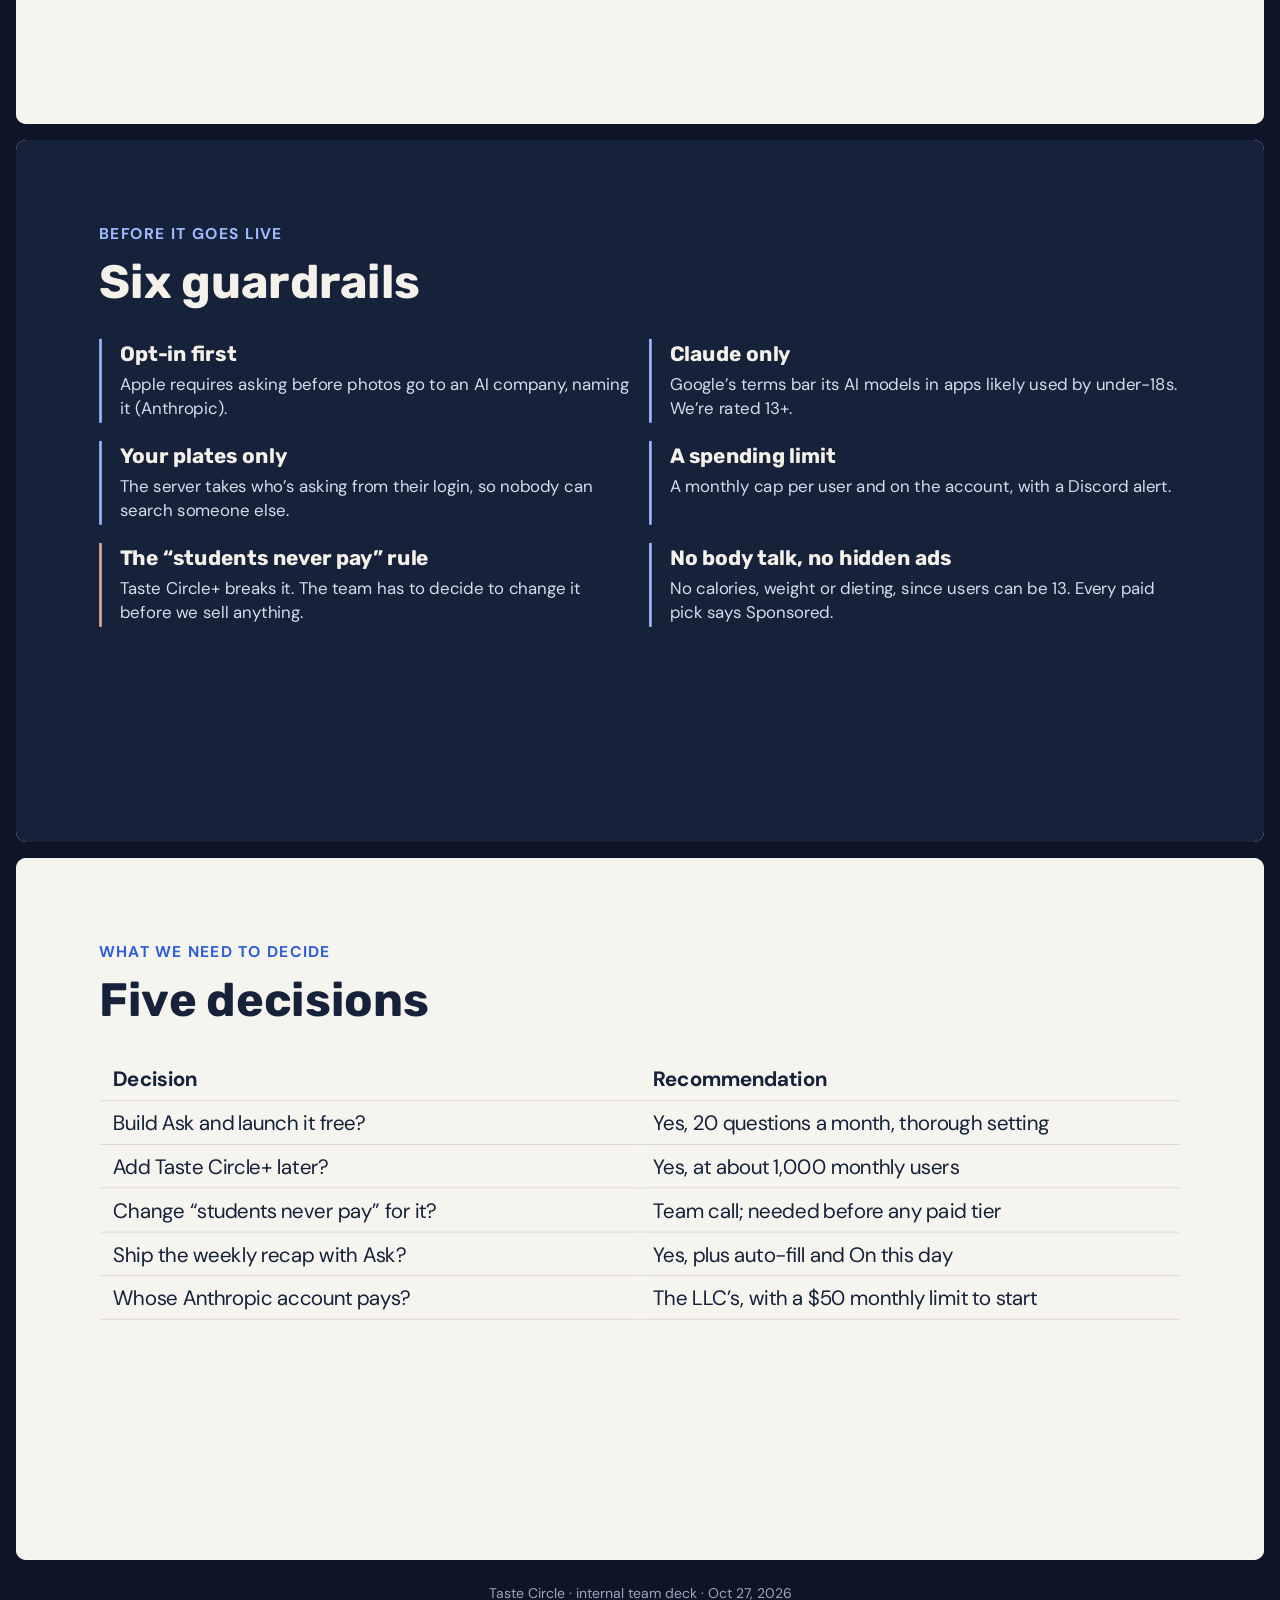
<file: team/ask-pricing-q7m4/index.html>
<!doctype html>
<html lang="en">
<head>
<meta charset="utf-8">
<meta name="viewport" content="width=device-width, initial-scale=1">
<meta name="robots" content="noindex, nofollow">
<title>Ask Taste Circle: Test and Pricing</title>
<link rel="preconnect" href="https://fonts.googleapis.com"><link rel="preconnect" href="https://fonts.gstatic.com" crossorigin>
<link rel="stylesheet" href="https://fonts.googleapis.com/css2?family=Rubik:wght@500;700&family=DM+Sans:wght@400;600;700&display=swap">
<style>
*{margin:0;padding:0;box-sizing:border-box}
html,body{background:#0E1526}
main{max-width:1280px;margin:0 auto;padding:16px;display:flex;flex-direction:column;gap:16px}
.slide{position:relative;width:100%;aspect-ratio:16/9;overflow:hidden;border-radius:10px;background:#F6F4EE}
.slide>section{position:absolute;left:0;top:0;width:1920px;height:1080px;transform-origin:0 0}
td,th{padding:.35em .6em;border-bottom:1px solid #cfcabd;text-align:left;vertical-align:top} th{font-weight:700}
#guardrails td,#guardrails th,#test td{border-color:#3a4766}
footer{color:#9AA6BF;font:14px 'DM Sans',Arial,sans-serif;text-align:center;padding:8px 16px 32px}
</style>
</head>
<body>
<main>
<div class="slide" aria-label="Slide 1 of 20"><section id="cover" data-transition="fade" style="background:#16213A;color:#F4F1EA;font-family:'DM Sans', Arial, sans-serif;padding:128px;display:flex;flex-direction:column;justify-content:center;gap:40px">
<p style="font-size:24px;font-weight:700;letter-spacing:3px;color:#9DBBFF">TASTE CIRCLE · ASK · OCT 27, 2026</p>
<h1 style="font-family:'Rubik', Arial, sans-serif;font-size:104px;font-weight:700;line-height:1.05;width:1450px">Ask Taste Circle: a real test, and what to charge</h1>
<p style="font-size:36px;line-height:1.4;width:1300px;color:#D6DCE8">We ran it on Jaime’s real account with Claude Haiku. Here is how fast it was, how often it was right, what it costs us, how we could price it, and what else the same photo notes can do.</p>
<p style="font-size:24px;color:#9DBBFF">For Circle, Nate and Jaime. Nothing is built in the app yet.</p>

</section>
</div>
<div class="slide" aria-label="Slide 2 of 20"><section id="what" data-transition="fade" style="background:#F6F4EE;color:#16213A;font-family:'DM Sans', Arial, sans-serif;padding:128px;display:flex;flex-direction:column;gap:56px">
<div style="display:flex;flex-direction:column;gap:20px">
<p style="font-size:24px;font-weight:700;letter-spacing:2px;color:#2E5FD9">WHAT ASK IS</p>
<h2 style="font-family:'Rubik', Arial, sans-serif;font-size:72px;font-weight:700;line-height:1.1;width:1500px">Describe a dish. Ask finds it in your own posts.</h2>
</div>
<div style="display:flex;gap:32px">
<div style="flex:1;display:flex;flex-direction:column;gap:16px;background:#FFFDF8;padding:40px;border:2px solid #DCD8CC;border-radius:20px">
<p style="font-family:'Rubik', Arial, sans-serif;font-size:56px;font-weight:700;color:#2E5FD9;line-height:1">1</p>
<h3 style="font-family:'Rubik', Arial, sans-serif;font-size:36px;font-weight:700">You describe it</h3>
<p style="font-size:28px;line-height:1.4;color:#4A5266">In your own words, like you’d tell a friend. No dates or names needed.</p>
</div>
<div style="flex:1;display:flex;flex-direction:column;gap:16px;background:#FFFDF8;padding:40px;border:2px solid #DCD8CC;border-radius:20px">
<p style="font-family:'Rubik', Arial, sans-serif;font-size:56px;font-weight:700;color:#2E5FD9;line-height:1">2</p>
<h3 style="font-family:'Rubik', Arial, sans-serif;font-size:36px;font-weight:700">It looks only at your plates</h3>
<p style="font-size:28px;line-height:1.4;color:#4A5266">Never anyone else’s. It reads the photos too, not just the captions.</p>
</div>
<div style="flex:1;display:flex;flex-direction:column;gap:16px;background:#FFFDF8;padding:40px;border:2px solid #DCD8CC;border-radius:20px">
<p style="font-family:'Rubik', Arial, sans-serif;font-size:56px;font-weight:700;color:#2E5FD9;line-height:1">3</p>
<h3 style="font-family:'Rubik', Arial, sans-serif;font-size:36px;font-weight:700">It shows you the plates</h3>
<p style="font-size:28px;line-height:1.4;color:#4A5266">The best match first, then the related ones, each with its date and spot.</p>
</div>
</div>

</section>
</div>
<div class="slide" aria-label="Slide 3 of 20"><section id="how" data-transition="fade" style="background:#F6F4EE;color:#16213A;font-family:'DM Sans', Arial, sans-serif;padding:128px;display:flex;flex-direction:column;gap:56px">
<div style="display:flex;flex-direction:column;gap:20px">
<p style="font-size:24px;font-weight:700;letter-spacing:2px;color:#2E5FD9">HOW IT WORKS</p>
<h2 style="font-family:'Rubik', Arial, sans-serif;font-size:72px;font-weight:700;line-height:1.1">Two steps, both on Claude Haiku</h2>
</div>
<div style="display:flex;gap:32px">
<div style="flex:1;display:flex;flex-direction:column;gap:20px;background:#FFFDF8;padding:48px;border:2px solid #DCD8CC;border-radius:20px">
<p style="font-size:24px;font-weight:700;letter-spacing:2px;color:#2E5FD9">ONCE PER PHOTO, IN THE BACKGROUND</p>
<h3 style="font-family:'Rubik', Arial, sans-serif;font-size:44px;font-weight:700">Describe the photo</h3>
<p style="font-size:28px;line-height:1.45;color:#4A5266">When a plate is posted, Haiku writes a short note: the dish, what’s in it, homemade or restaurant, and where it was eaten. Nobody waits for this.</p>
</div>
<div style="flex:1;display:flex;flex-direction:column;gap:20px;background:#16213A;color:#F4F1EA;padding:48px;border-radius:20px">
<p style="font-size:24px;font-weight:700;letter-spacing:2px;color:#9DBBFF">EACH TIME SOMEONE ASKS</p>
<h3 style="font-family:'Rubik', Arial, sans-serif;font-size:44px;font-weight:700">Narrow, then pick</h3>
<p style="font-size:28px;line-height:1.45;color:#D6DCE8">A plain word search cuts your plates to the likely ones, for example only sandwiches. Haiku then reads those notes and picks the matches.</p>
</div>
</div>

</section>
</div>
<div class="slide" aria-label="Slide 4 of 20"><section id="test" data-transition="fade" style="background:#16213A;color:#F4F1EA;font-family:'DM Sans', Arial, sans-serif;padding:128px;display:flex;flex-direction:column;gap:64px">
<div style="display:flex;flex-direction:column;gap:20px">
<p style="font-size:24px;font-weight:700;letter-spacing:2px;color:#9DBBFF">THE TEST · OCT 27, 2026</p>
<h2 style="font-family:'Rubik', Arial, sans-serif;font-size:72px;font-weight:700;line-height:1.1">We ran Ask on Jaime’s real account</h2>
</div>
<div style="display:flex;gap:32px">
<div style="flex:1;display:flex;flex-direction:column;gap:12px;border-top:4px solid #9DBBFF;padding:28px 0 0 0">
<p style="font-family:'Rubik', Arial, sans-serif;font-size:104px;font-weight:700;line-height:1">511</p>
<p style="font-size:28px;line-height:1.4;color:#D6DCE8">posts on @jledezma06, the app’s most active account</p>
</div>
<div style="flex:1;display:flex;flex-direction:column;gap:12px;border-top:4px solid #9DBBFF;padding:28px 0 0 0">
<p style="font-family:'Rubik', Arial, sans-serif;font-size:104px;font-weight:700;line-height:1">8 mo</p>
<p style="font-size:28px;line-height:1.4;color:#D6DCE8">of plates searched, Feb 27 to Oct 26</p>
</div>
<div style="flex:1;display:flex;flex-direction:column;gap:12px;border-top:4px solid #9DBBFF;padding:28px 0 0 0">
<p style="font-family:'Rubik', Arial, sans-serif;font-size:104px;font-weight:700;line-height:1">510</p>
<p style="font-size:28px;line-height:1.4;color:#D6DCE8">photos described by Haiku (1 old photo would not load)</p>
</div>
<div style="flex:1;display:flex;flex-direction:column;gap:12px;border-top:4px solid #9DBBFF;padding:28px 0 0 0">
<p style="font-family:'Rubik', Arial, sans-serif;font-size:104px;font-weight:700;line-height:1">5</p>
<p style="font-size:28px;line-height:1.4;color:#D6DCE8">runs of the same question, at different settings</p>
</div>
</div>
<p style="font-size:28px;color:#9DBBFF">Model: Claude Haiku 5.5. Read-only: nothing in the app or database changed. Photos are Jaime’s own.</p>

</section>
</div>
<div class="slide" aria-label="Slide 5 of 20"><section id="question" data-transition="fade" style="background:#2E5FD9;color:#F6F4EE;font-family:'DM Sans', Arial, sans-serif;padding:128px;display:flex;flex-direction:column;justify-content:center;gap:48px">
<p style="font-size:24px;font-weight:700;letter-spacing:2px;color:#DCE6FF">THE QUESTION WE ASKED</p>
<p style="font-family:'Rubik', Arial, sans-serif;font-size:64px;font-weight:500;line-height:1.25;width:1600px">“My girlfriend made me this sandwich in the summer. It was kind of chicken, cucumber-ish, and looked really fresh, but I can’t remember when. Pull up all the sandwiches like it from the past 8 months.”</p>
<p style="font-size:28px;color:#DCE6FF">Lightly tidied from how it was said. No date, no spot, no dish name: just a memory.</p>

</section>
</div>
<div class="slide" aria-label="Slide 6 of 20"><section id="best" data-transition="fade" style="background:#F6F4EE;color:#16213A;font-family:'DM Sans', Arial, sans-serif;padding:128px;display:flex;flex-direction:row;align-items:center;gap:80px">
<img src="img/j280.jpg" alt="Jaime’s June 8 sandwich: crispy chicken, cucumber slices and slaw on crusty bread, cucumber slices on the side" style="width:760px;height:760px;object-fit:cover;border-radius:24px">
<div style="flex:1;display:flex;flex-direction:column;gap:28px">
<p style="font-size:24px;font-weight:700;letter-spacing:2px;color:#2F7A4A">BEST MATCH, IN ALL 5 RUNS</p>
<h2 style="font-family:'Rubik', Arial, sans-serif;font-size:72px;font-weight:700;line-height:1.1">June 8, 2026</h2>
<p style="font-size:32px;line-height:1.4;color:#4A5266">Caption: “holy insane yummy Sammy made by Karys”</p>
<p style="font-size:32px;line-height:1.4;color:#4A5266">From the photo, Haiku saw cucumber slices, a cabbage and carrot slaw and a crispy breaded filling on crusty white bread.</p>
<p style="font-size:28px;line-height:1.4;background:#FFFDF8;border:2px solid #DCD8CC;border-radius:16px;padding:28px">Haiku: “The closest match is a cucumber sandwich captioned ‘holy insane yummy Sammy made by Karys’ from June 8, 2026, though the protein looks breaded or fried rather than plain chicken.”</p>
</div>

</section>
</div>
<div class="slide" aria-label="Slide 7 of 20"><section id="related" data-transition="fade" style="background:#F6F4EE;color:#16213A;font-family:'DM Sans', Arial, sans-serif;padding:128px;display:flex;flex-direction:column;gap:40px">
<div style="display:flex;flex-direction:column;gap:16px">
<p style="font-size:24px;font-weight:700;letter-spacing:2px;color:#2E5FD9">AND THE RELATED ONES</p>
<h2 style="font-family:'Rubik', Arial, sans-serif;font-size:60px;font-weight:700;line-height:1.1">It also pulled the other chicken and cucumber sandwiches</h2>
</div>
<div style="display:grid;grid-template-columns:1fr 1fr 1fr 1fr;gap:28px">
<div style="display:flex;flex-direction:column;gap:8px"><img src="img/j425.jpg" alt="Homemade chicken salad and cucumber sandwich" style="width:395px;height:196px;object-fit:cover;border-radius:14px"><p style="font-size:24px;font-weight:700">Chicken salad + cucumber</p><p style="font-size:24px;color:#4A5266">Apr 8 · homemade</p></div>
<div style="display:flex;flex-direction:column;gap:8px"><img src="img/j424.jpg" alt="Same sandwich, thicker slice, open-faced with cucumber" style="width:395px;height:196px;object-fit:cover;border-radius:14px"><p style="font-size:24px;font-weight:700">Same one, thicker slice</p><p style="font-size:24px;color:#4A5266">Apr 8 · homemade</p></div>
<div style="display:flex;flex-direction:column;gap:8px"><img src="img/j270.jpg" alt="Store-bought pesto chicken croissant in a plastic box in a car" style="width:395px;height:196px;object-fit:cover;border-radius:14px"><p style="font-size:24px;font-weight:700">Pesto chicken croissant</p><p style="font-size:24px;color:#4A5266">Jun 12 · store-bought</p></div>
<div style="display:flex;flex-direction:column;gap:8px"><img src="img/j215.jpg" alt="Grilled chicken sandwich eaten in a car" style="width:395px;height:196px;object-fit:cover;border-radius:14px"><p style="font-size:24px;font-weight:700">Grilled chicken</p><p style="font-size:24px;color:#4A5266">Jul 9 · in the car</p></div>
<div style="display:flex;flex-direction:column;gap:8px"><img src="img/j431.jpg" alt="Chicken Parisien sandwich with Caesar salad" style="width:395px;height:196px;object-fit:cover;border-radius:14px"><p style="font-size:24px;font-weight:700">Chicken Parisien</p><p style="font-size:24px;color:#4A5266">Apr 5 · La Madeleine</p></div>
<div style="display:flex;flex-direction:column;gap:8px"><img src="img/j341.jpg" alt="Turkey sandwich with cucumber and avocado and chips" style="width:395px;height:196px;object-fit:cover;border-radius:14px"><p style="font-size:24px;font-weight:700">Turkey, cucumber, avocado</p><p style="font-size:24px;color:#4A5266">May 17</p></div>
<div style="display:flex;flex-direction:column;gap:8px"><img src="img/j415.jpg" alt="Turkey or chicken sandwich with arugula held in a car" style="width:395px;height:196px;object-fit:cover;border-radius:14px"><p style="font-size:24px;font-weight:700">Turkey or chicken, arugula</p><p style="font-size:24px;color:#4A5266">Apr 15</p></div>
<div style="display:flex;flex-direction:column;gap:8px"><img src="img/j391.jpg" alt="Two lunch sandwiches at a restaurant table" style="width:395px;height:196px;object-fit:cover;border-radius:14px"><p style="font-size:24px;font-weight:700">Two lunch sandwiches</p><p style="font-size:24px;color:#4A5266">Apr 24 · restaurant</p></div>
</div>

</section>
</div>
<div class="slide" aria-label="Slide 8 of 20"><section id="speed" data-transition="fade" style="background:#F6F4EE;color:#16213A;font-family:'DM Sans', Arial, sans-serif;padding:128px;display:flex;flex-direction:column;gap:56px">
<div style="display:flex;flex-direction:column;gap:20px">
<p style="font-size:24px;font-weight:700;letter-spacing:2px;color:#2E5FD9">SPEED</p>
<h2 style="font-family:'Rubik', Arial, sans-serif;font-size:72px;font-weight:700;line-height:1.1">Seconds, not minutes</h2>
</div>
<div style="display:flex;gap:32px">
<div style="flex:1;display:flex;flex-direction:column;gap:16px;background:#FFFDF8;padding:44px;border:2px solid #DCD8CC;border-radius:20px">
<p style="font-family:'Rubik', Arial, sans-serif;font-size:96px;font-weight:700;line-height:1;color:#2E5FD9">1.5 s</p>
<h3 style="font-family:'Rubik', Arial, sans-serif;font-size:32px;font-weight:700">To describe one photo</h3>
<p style="font-size:26px;line-height:1.4;color:#4A5266">Done once, in the background. All 510 took 110 seconds, 8 at a time.</p>
</div>
<div style="flex:1;display:flex;flex-direction:column;gap:16px;background:#FFFDF8;padding:44px;border:2px solid #DCD8CC;border-radius:20px">
<p style="font-family:'Rubik', Arial, sans-serif;font-size:96px;font-weight:700;line-height:1;color:#2E5FD9">4–8 s</p>
<h3 style="font-family:'Rubik', Arial, sans-serif;font-size:32px;font-weight:700">Fast answer</h3>
<p style="font-size:26px;line-height:1.4;color:#4A5266">Right top pick, but a short list of related sandwiches.</p>
</div>
<div style="flex:1;display:flex;flex-direction:column;gap:16px;background:#16213A;color:#F4F1EA;padding:44px;border-radius:20px">
<p style="font-family:'Rubik', Arial, sans-serif;font-size:96px;font-weight:700;line-height:1;color:#9DBBFF">13 s</p>
<h3 style="font-family:'Rubik', Arial, sans-serif;font-size:32px;font-weight:700">Thorough answer</h3>
<p style="font-size:26px;line-height:1.4;color:#D6DCE8">Right top pick and every related sandwich. The one to ship.</p>
</div>
</div>
<p style="font-size:28px;line-height:1.4;color:#4A5266;width:1600px"><b>Making the wait feel short:</b> show the best match the moment it’s found, then fill in the related plates a few seconds later.</p>

</section>
</div>
<div class="slide" aria-label="Slide 9 of 20"><section id="accuracy" data-transition="fade" style="background:#F6F4EE;color:#16213A;font-family:'DM Sans', Arial, sans-serif;padding:128px;display:flex;flex-direction:column;gap:48px">
<div style="display:flex;flex-direction:column;gap:20px">
<p style="font-size:24px;font-weight:700;letter-spacing:2px;color:#2E5FD9">ACCURACY</p>
<h2 style="font-family:'Rubik', Arial, sans-serif;font-size:72px;font-weight:700;line-height:1.1">Checked by hand against all 510 photos</h2>
</div>
<table style="font-size:32px;color:#16213A;width:1664px">
<tr><th style="width:38%;text-align:left">What we checked</th><th style="width:22%;text-align:left">Result</th><th style="width:40%;text-align:left">Detail</th></tr>
<tr><td>The top pick</td><td style="color:#2F7A4A">Right, 5 of 5 runs</td><td>June 8 “made by Karys” first every time</td></tr>
<tr><td>Haiku’s photo notes</td><td style="color:#2F7A4A">Accurate</td><td>Every sandwich note we spot-checked matched its photo</td></tr>
<tr><td>Related list, thorough setting</td><td style="color:#2F7A4A">Complete</td><td>All ~29 chicken or cucumber sandwiches</td></tr>
<tr><td>Related list, fast setting</td><td style="color:#A23B2E">Too short</td><td>Only 2 to 6 of them</td></tr>
<tr><td>Mistakes</td><td style="color:#A23B2E">2 small ones</td><td>A no-chicken sandwich in its top 3; said it couldn’t confirm a date it had</td></tr>
</table>

</section>
</div>
<div class="slide" aria-label="Slide 10 of 20"><section id="percall" data-transition="fade" style="background:#F6F4EE;color:#16213A;font-family:'DM Sans', Arial, sans-serif;padding:128px;display:flex;flex-direction:column;gap:48px">
<div style="display:flex;flex-direction:column;gap:20px">
<p style="font-size:24px;font-weight:700;letter-spacing:2px;color:#2E5FD9">COST PER CALL</p>
<h2 style="font-family:'Rubik', Arial, sans-serif;font-size:72px;font-weight:700;line-height:1.1">A question costs about a quarter of a cent</h2>
</div>
<table style="font-size:32px;color:#16213A;width:1664px">
<tr><th style="width:44%;text-align:left">Call</th><th style="width:18%;text-align:right">Tokens in</th><th style="width:18%;text-align:right">Tokens out</th><th style="width:20%;text-align:right">Cost</th></tr>
<tr><td>Sandwich question, thorough</td><td style="text-align:right">15,858</td><td style="text-align:right">2,627</td><td style="text-align:right"><b>$0.0029</b></td></tr>
<tr><td>Same, thorough at lower effort</td><td style="text-align:right">15,858</td><td style="text-align:right">1,070</td><td style="text-align:right">$0.0021</td></tr>
<tr><td>Same, fast (all 510 notes)</td><td style="text-align:right">82,895</td><td style="text-align:right">679</td><td style="text-align:right">$0.0086</td></tr>
<tr><td>Describe one photo, once</td><td style="text-align:right">~790</td><td style="text-align:right">~155</td><td style="text-align:right"><b>$0.00016</b></td></tr>
</table>
<p style="font-size:28px;line-height:1.4;color:#4A5266;width:1600px">About 345 questions per dollar. All 510 of Jaime’s photos cost 8 cents to describe. Haiku 5.5 list prices: $0.10 per million tokens in, $0.50 out.</p>

</section>
</div>
<div class="slide" aria-label="Slide 11 of 20"><section id="peruser" data-transition="fade" style="background:#F6F4EE;color:#16213A;font-family:'DM Sans', Arial, sans-serif;padding:128px;display:flex;flex-direction:column;gap:48px">
<div style="display:flex;flex-direction:column;gap:20px">
<p style="font-size:24px;font-weight:700;letter-spacing:2px;color:#2E5FD9">COST PER USER</p>
<h2 style="font-family:'Rubik', Arial, sans-serif;font-size:72px;font-weight:700;line-height:1.1">Even a heavy user costs 13 cents a month</h2>
</div>
<table style="font-size:32px;color:#16213A;width:1664px">
<tr><th style="width:40%;text-align:left">User</th><th style="width:20%;text-align:right">Posts / month</th><th style="width:20%;text-align:right">Questions</th><th style="width:20%;text-align:right">Cost / month</th></tr>
<tr><td>Light</td><td style="text-align:right">5</td><td style="text-align:right">3</td><td style="text-align:right"><b>$0.01</b></td></tr>
<tr><td>Typical</td><td style="text-align:right">15</td><td style="text-align:right">10</td><td style="text-align:right"><b>$0.04</b></td></tr>
<tr><td>Heavy, like Jaime</td><td style="text-align:right">64</td><td style="text-align:right">30</td><td style="text-align:right"><b>$0.13</b></td></tr>
<tr style="background:#F1E4E1"><td>Someone abusing it</td><td style="text-align:right">64</td><td style="text-align:right">300</td><td style="text-align:right"><b>$1.21</b> (why we cap)</td></tr>
</table>
<p style="font-size:28px;line-height:1.4;color:#4A5266;width:1600px">Costs padded 25% for Firebase and retries: $0.004 a question, $0.0002 a photo. Describing all 10,333 photos in the app today: about $2, once.</p>

</section>
</div>
<div class="slide" aria-label="Slide 12 of 20"><section id="free" data-transition="fade" style="background:#F6F4EE;color:#16213A;font-family:'DM Sans', Arial, sans-serif;padding:128px;display:flex;flex-direction:column;gap:44px">
<div style="display:flex;flex-direction:column;gap:20px">
<p style="font-size:24px;font-weight:700;letter-spacing:2px;color:#2E5FD9">OPTION A · FREE FOR EVERYONE</p>
<h2 style="font-family:'Rubik', Arial, sans-serif;font-size:72px;font-weight:700;line-height:1.1">Free, with a monthly question cap</h2>
</div>
<div style="display:flex;gap:48px;align-items:start">
<table style="font-size:32px;color:#16213A;width:1000px">
<tr><th style="width:34%;text-align:left">Monthly users</th><th style="width:33%;text-align:right">Realistic cost</th><th style="width:33%;text-align:right">If all max out</th></tr>
<tr><td>65 (today)</td><td style="text-align:right"><b>$3</b></td><td style="text-align:right">$8</td></tr>
<tr><td>1,000</td><td style="text-align:right"><b>$40</b></td><td style="text-align:right">$130</td></tr>
<tr><td>10,000</td><td style="text-align:right"><b>$400</b></td><td style="text-align:right">$1,300</td></tr>
</table>
<div style="flex:1;display:flex;flex-direction:column;gap:16px;background:#16213A;color:#F4F1EA;padding:40px;border-radius:20px">
<p style="font-size:24px;font-weight:700;letter-spacing:2px;color:#9DBBFF">WHO PAYS</p>
<p style="font-family:'Rubik', Arial, sans-serif;font-size:40px;font-weight:700;line-height:1.2">Restaurants</p>
<p style="font-size:26px;line-height:1.4;color:#D6DCE8">One Spot Plus at $79 a month covers about 1,800 typical users. One Spot Pro at $199 covers about 4,600.</p>
</div>
</div>
<p style="font-size:28px;line-height:1.4;color:#4A5266;width:1600px">With a 30-question cap, no one user can cost more than 13 cents a month. Keeps the rule that Taste Circle’s money comes from businesses, not students.</p>

</section>
</div>
<div class="slide" aria-label="Slide 13 of 20"><section id="paid" data-transition="fade" style="background:#F6F4EE;color:#16213A;font-family:'DM Sans', Arial, sans-serif;padding:128px;display:flex;flex-direction:column;gap:44px">
<div style="display:flex;flex-direction:column;gap:20px">
<p style="font-size:24px;font-weight:700;letter-spacing:2px;color:#2E5FD9">OPTION B · FREE PLUS A PAID TIER</p>
<h2 style="font-family:'Rubik', Arial, sans-serif;font-size:72px;font-weight:700;line-height:1.1">Taste Circle+ at $3.99 a month</h2>
</div>
<div style="display:flex;gap:32px">
<div style="flex:1;display:flex;flex-direction:column;gap:14px;background:#FFFDF8;padding:40px;border:2px solid #DCD8CC;border-radius:20px">
<p style="font-size:24px;font-weight:700;letter-spacing:2px;color:#4A5266">FREE</p>
<p style="font-family:'Rubik', Arial, sans-serif;font-size:44px;font-weight:700">10 questions a month</p>
<p style="font-size:26px;line-height:1.4;color:#4A5266">Costs us at most about 5 cents a user.</p>
</div>
<div style="flex:1;display:flex;flex-direction:column;gap:14px;background:#16213A;color:#F4F1EA;padding:40px;border-radius:20px">
<p style="font-size:24px;font-weight:700;letter-spacing:2px;color:#9DBBFF">TASTE CIRCLE+</p>
<p style="font-family:'Rubik', Arial, sans-serif;font-size:44px;font-weight:700">Unlimited Ask</p>
<p style="font-size:26px;line-height:1.4;color:#D6DCE8">Fair use 300 a month, plus the paid row of the season pass and exclusive stickers.</p>
</div>
</div>
<table style="font-size:28px;color:#16213A;width:1664px">
<tr><th style="width:50%;text-align:left">Per subscriber, per month</th><th style="width:25%;text-align:right">Typical (30 questions)</th><th style="width:25%;text-align:right">Worst case (300)</th></tr>
<tr><td>$3.99 minus Apple’s 15%</td><td style="text-align:right">$3.39</td><td style="text-align:right">$3.39</td></tr>
<tr><td>Our AI cost</td><td style="text-align:right">$0.13</td><td style="text-align:right">$1.21</td></tr>
<tr><td><b>Margin</b></td><td style="text-align:right;color:#2F7A4A"><b>96%</b></td><td style="text-align:right;color:#2F7A4A"><b>64%</b></td></tr>
</table>

</section>
</div>
<div class="slide" aria-label="Slide 14 of 20"><section id="profit" data-transition="fade" style="background:#F6F4EE;color:#16213A;font-family:'DM Sans', Arial, sans-serif;padding:128px;display:flex;flex-direction:column;gap:48px">
<div style="display:flex;flex-direction:column;gap:20px">
<p style="font-size:24px;font-weight:700;letter-spacing:2px;color:#2E5FD9">OPTION B · AT SCALE</p>
<h2 style="font-family:'Rubik', Arial, sans-serif;font-size:72px;font-weight:700;line-height:1.1">It only becomes real money with more users</h2>
</div>
<table style="font-size:32px;color:#16213A;width:1664px">
<tr><th style="width:24%;text-align:left">Monthly users</th><th style="width:19%;text-align:right">Subscribers</th><th style="width:19%;text-align:right">Revenue</th><th style="width:19%;text-align:right">AI cost</th><th style="width:19%;text-align:right">Profit / month</th></tr>
<tr><td>65 (today)</td><td style="text-align:right">3</td><td style="text-align:right">$10</td><td style="text-align:right">$3</td><td style="text-align:right"><b>$7</b></td></tr>
<tr><td>1,000</td><td style="text-align:right">50</td><td style="text-align:right">$170</td><td style="text-align:right">$50</td><td style="text-align:right"><b>$120</b></td></tr>
<tr><td>10,000</td><td style="text-align:right">500</td><td style="text-align:right">$1,695</td><td style="text-align:right">$490</td><td style="text-align:right"><b>$1,200</b></td></tr>
<tr style="background:#E3ECFB"><td>25,000</td><td style="text-align:right">1,250</td><td style="text-align:right">$4,240</td><td style="text-align:right">$1,230</td><td style="text-align:right"><b>$3,000</b></td></tr>
</table>
<p style="font-size:28px;line-height:1.4;color:#4A5266;width:1600px">Assumes 5% of users subscribe; similar apps typically see 2 to 6%. A yearly plan at $29.99 would bring cash in up front and keep people longer.</p>

</section>
</div>
<div class="slide" aria-label="Slide 15 of 20"><section id="weekly" data-transition="fade" style="background:#F6F4EE;color:#16213A;font-family:'DM Sans', Arial, sans-serif;padding:112px 128px;display:flex;flex-direction:row;align-items:center;gap:72px">
<img src="img/j000.jpg" alt="Jaime’s plate of the week: two street tacos with onion, cilantro, lime and a roasted jalapeño at Taqueria San Tadeo" style="width:560px;height:856px;object-fit:cover;object-position:50% 12%;border-radius:24px">
<div style="flex:1;display:flex;flex-direction:column;gap:28px">
<div style="display:flex;flex-direction:column;gap:16px">
<p style="font-size:24px;font-weight:700;letter-spacing:2px;color:#2E5FD9">WHAT ELSE IT CAN DO · WEEKLY RECAP</p>
<h2 style="font-family:'Rubik', Arial, sans-serif;font-size:60px;font-weight:700;line-height:1.1">A Sunday recap of your own week</h2>
</div>
<div style="display:flex;flex-direction:column;gap:20px;background:#FFFDF8;border:2px solid #DCD8CC;border-radius:20px;padding:40px">
<p style="font-size:24px;font-weight:700;letter-spacing:2px;color:#4A5266">JAIME · OCT 20 TO 26 · WRITTEN BY HAIKU</p>
<h3 style="font-family:'Rubik', Arial, sans-serif;font-size:40px;font-weight:700;line-height:1.2">Eggs, tacos, and one new taqueria stamp</h3>
<p style="font-size:26px;line-height:1.4;color:#4A5266">“This week you ate breakfast with eggs and potatoes at home, a crispy chicken dinner with sweet potato and Brussels sprouts, and a lunch of eggs with avocado wrapped in a tortilla. You closed out the week at Taqueria San Tadeo with a $2 taco.”</p>
<table style="font-size:24px;line-height:1.35;color:#16213A;width:100%">
<tr><td style="width:29%;font-weight:700;white-space:nowrap">Plate of the week</td><td>The San Tadeo taco, “a great end to the week.”</td></tr>
<tr><td style="font-weight:700">Try next</td><td>“A brothy noodle soup … since you haven’t had a soup dish this week.”</td></tr>
<tr><td style="font-weight:700;border-bottom:none">Stamps</td><td style="border-bottom:none">“You added Taqueria San Tadeo this week, bringing your total to 76 stamped spots.”</td></tr>
</table>
</div>
</div>

</section>
</div>
<div class="slide" aria-label="Slide 16 of 20"><section id="weeklytest" data-transition="fade" style="background:#F6F4EE;color:#16213A;font-family:'DM Sans', Arial, sans-serif;padding:128px;display:flex;flex-direction:column;gap:44px">
<div style="display:flex;flex-direction:column;gap:20px">
<p style="font-size:24px;font-weight:700;letter-spacing:2px;color:#2E5FD9">THE RECAP TEST · WHAT WE FIXED</p>
<h2 style="font-family:'Rubik', Arial, sans-serif;font-size:72px;font-weight:700;line-height:1.1">Haiku writes it. Our code counts.</h2>
</div>
<div style="display:flex;gap:48px;align-items:start">
<table style="font-size:28px;color:#16213A;width:1060px">
<tr><th style="width:52%;text-align:left">What Haiku got wrong</th><th style="width:48%;text-align:left">The fix, in our code</th></tr>
<tr><td>Counted one wrap twice (posted in two photos)</td><td>Merge repeat photos of one meal</td></tr>
<tr><td>Mixed up plates and stamps</td><td>Count the stamps ourselves</td></tr>
<tr><td>Called a game screenshot a meal</td><td>Skip anything that isn’t food</td></tr>
<tr><td>Said eggs were on 3 of 4 plates</td><td>Hand it the repeat counts</td></tr>
<tr><td>Called Monday “Sunday”</td><td>Hand it each plate’s weekday</td></tr>
</table>
<div style="flex:1;display:flex;flex-direction:column;gap:24px;background:#16213A;color:#F4F1EA;padding:40px;border-radius:20px">
<p style="font-size:24px;font-weight:700;letter-spacing:2px;color:#9DBBFF">AFTER THE FIXES</p>
<p style="font-family:'Rubik', Arial, sans-serif;font-size:40px;font-weight:700;line-height:1.2">No mistakes in 3 runs</p>
<p style="font-size:26px;line-height:1.4;color:#D6DCE8">Every day, count and spot checked by hand. 2 to 4.5 seconds and $0.0003 to $0.0005 a recap. About $3 a month at 1,000 users.</p>
</div>
</div>
<p style="font-size:28px;line-height:1.4;color:#4A5266;width:1600px">The rule we learned: anything with a number or a date in it comes from the code, and Haiku only does the writing.</p>

</section>
</div>
<div class="slide" aria-label="Slide 17 of 20"><section id="addons" data-transition="fade" style="background:#F6F4EE;color:#16213A;font-family:'DM Sans', Arial, sans-serif;padding:112px 128px;display:flex;flex-direction:column;gap:36px">
<div style="display:flex;flex-direction:column;gap:16px">
<p style="font-size:24px;font-weight:700;letter-spacing:2px;color:#2E5FD9">WHAT ELSE IT CAN DO · SAME PHOTO NOTES</p>
<h2 style="font-family:'Rubik', Arial, sans-serif;font-size:60px;font-weight:700;line-height:1.1">Seven features for about $9 a month</h2>
</div>
<table style="font-size:28px;color:#16213A;width:1664px">
<tr><th style="width:24%;text-align:left">Feature</th><th style="width:52%;text-align:left">What you get</th><th style="width:24%;text-align:right">At 1,000 users</th></tr>
<tr><td>Weekly recap <span style="color:#2F7A4A">(tested)</span></td><td>A Sunday push: your week, plate of the week, try-next, stamps</td><td style="text-align:right">$3</td></tr>
<tr style="background:#E6F0E9"><td>Sponsored try-next</td><td>The try-next names a partner spot, labeled Sponsored</td><td style="text-align:right">$0, restaurants pay</td></tr>
<tr><td>Table recap</td><td>Your friend group’s week, plus a pick for the weekend</td><td style="text-align:right">$1</td></tr>
<tr><td>Auto-fill on upload</td><td>Suggests the dish, caption and spot as you post</td><td style="text-align:right">$3</td></tr>
<tr><td>Monthly Wrapped</td><td>Top cuisines, your go-to spot, your taste in one line</td><td style="text-align:right">$2</td></tr>
<tr><td>On this day</td><td>“A year ago you were at…”</td><td style="text-align:right">$0, no AI</td></tr>
<tr style="background:#E6F0E9"><td>Spot Reports</td><td>For restaurants: what people post and say at their spot</td><td style="text-align:right">$0.20, sells Spot Plus</td></tr>
</table>
<p style="font-size:28px;line-height:1.4;color:#4A5266;width:1600px">That’s on top of Ask’s $40. The two green rows bring in money from restaurants, so students still never pay.</p>

</section>
</div>
<div class="slide" aria-label="Slide 18 of 20"><section id="future" data-transition="fade" style="background:#F6F4EE;color:#16213A;font-family:'DM Sans', Arial, sans-serif;padding:128px;display:flex;flex-direction:column;gap:56px">
<div style="display:flex;flex-direction:column;gap:20px">
<p style="font-size:24px;font-weight:700;letter-spacing:2px;color:#2E5FD9">THE PLAN · NOW AND LATER</p>
<h2 style="font-family:'Rubik', Arial, sans-serif;font-size:72px;font-weight:700;line-height:1.1">Free first, paid once the numbers say so</h2>
</div>
<div style="display:flex;gap:0px">
<div style="flex:1;display:flex;flex-direction:column;gap:16px;border-top:6px solid #2E5FD9;padding:32px 32px 0 0">
<p style="font-size:24px;font-weight:700;letter-spacing:2px;color:#2E5FD9">NOW</p>
<h3 style="font-family:'Rubik', Arial, sans-serif;font-size:34px;font-weight:700;line-height:1.2">Launch free, 20 questions a month</h3>
<p style="font-size:26px;line-height:1.4;color:#4A5266">Worst case 9 cents a user. A $50 monthly spending limit, Discord alert at 80%.</p>
</div>
<div style="flex:1;display:flex;flex-direction:column;gap:16px;border-top:6px solid #7FA0E8;padding:32px 32px 0 0">
<p style="font-size:24px;font-weight:700;letter-spacing:2px;color:#2E5FD9">FIRST 60 DAYS</p>
<h3 style="font-family:'Rubik', Arial, sans-serif;font-size:34px;font-weight:700;line-height:1.2">Measure real use</h3>
<p style="font-size:26px;line-height:1.4;color:#4A5266">Questions per user, who hits the cap, which questions repeat.</p>
</div>
<div style="flex:1;display:flex;flex-direction:column;gap:16px;border-top:6px solid #B5C7F0;padding:32px 32px 0 0">
<p style="font-size:24px;font-weight:700;letter-spacing:2px;color:#2E5FD9">AT ~1,000 USERS</p>
<h3 style="font-family:'Rubik', Arial, sans-serif;font-size:34px;font-weight:700;line-height:1.2">Add Taste Circle+</h3>
<p style="font-size:26px;line-height:1.4;color:#4A5266">$3.99 a month or $29.99 a year, priced on the real numbers.</p>
</div>
<div style="flex:1;display:flex;flex-direction:column;gap:16px;border-top:6px solid #DCD8CC;padding:32px 0 0 0">
<p style="font-size:24px;font-weight:700;letter-spacing:2px;color:#2E5FD9">ALONGSIDE</p>
<h3 style="font-family:'Rubik', Arial, sans-serif;font-size:34px;font-weight:700;line-height:1.2">Restaurants inside answers</h3>
<p style="font-size:26px;line-height:1.4;color:#4A5266">When Ask finds a partner spot’s plate, show its deal: $1 per redemption.</p>
</div>
</div>

</section>
</div>
<div class="slide" aria-label="Slide 19 of 20"><section id="guardrails" data-transition="fade" style="background:#16213A;color:#F4F1EA;font-family:'DM Sans', Arial, sans-serif;padding:128px;display:flex;flex-direction:column;gap:48px">
<div style="display:flex;flex-direction:column;gap:20px">
<p style="font-size:24px;font-weight:700;letter-spacing:2px;color:#9DBBFF">BEFORE IT GOES LIVE</p>
<h2 style="font-family:'Rubik', Arial, sans-serif;font-size:72px;font-weight:700;line-height:1.1">Six guardrails</h2>
</div>
<div style="display:grid;grid-template-columns:1fr 1fr;gap:28px">
<div style="display:flex;flex-direction:column;gap:10px;border-left:4px solid #9DBBFF;padding:4px 0 4px 28px"><h3 style="font-family:'Rubik', Arial, sans-serif;font-size:32px;font-weight:700">Opt-in first</h3><p style="font-size:26px;line-height:1.4;color:#D6DCE8">Apple requires asking before photos go to an AI company, naming it (Anthropic).</p></div>
<div style="display:flex;flex-direction:column;gap:10px;border-left:4px solid #9DBBFF;padding:4px 0 4px 28px"><h3 style="font-family:'Rubik', Arial, sans-serif;font-size:32px;font-weight:700">Claude only</h3><p style="font-size:26px;line-height:1.4;color:#D6DCE8">Google’s terms bar its AI models in apps likely used by under-18s. We’re rated 13+.</p></div>
<div style="display:flex;flex-direction:column;gap:10px;border-left:4px solid #9DBBFF;padding:4px 0 4px 28px"><h3 style="font-family:'Rubik', Arial, sans-serif;font-size:32px;font-weight:700">Your plates only</h3><p style="font-size:26px;line-height:1.4;color:#D6DCE8">The server takes who’s asking from their login, so nobody can search someone else.</p></div>
<div style="display:flex;flex-direction:column;gap:10px;border-left:4px solid #9DBBFF;padding:4px 0 4px 28px"><h3 style="font-family:'Rubik', Arial, sans-serif;font-size:32px;font-weight:700">A spending limit</h3><p style="font-size:26px;line-height:1.4;color:#D6DCE8">A monthly cap per user and on the account, with a Discord alert.</p></div>
<div style="display:flex;flex-direction:column;gap:10px;border-left:4px solid #E8A9A0;padding:4px 0 4px 28px"><h3 style="font-family:'Rubik', Arial, sans-serif;font-size:32px;font-weight:700">The “students never pay” rule</h3><p style="font-size:26px;line-height:1.4;color:#D6DCE8">Taste Circle+ breaks it. The team has to decide to change it before we sell anything.</p></div>
<div style="display:flex;flex-direction:column;gap:10px;border-left:4px solid #9DBBFF;padding:4px 0 4px 28px"><h3 style="font-family:'Rubik', Arial, sans-serif;font-size:32px;font-weight:700">No body talk, no hidden ads</h3><p style="font-size:26px;line-height:1.4;color:#D6DCE8">No calories, weight or dieting, since users can be 13. Every paid pick says Sponsored.</p></div>
</div>

</section>
</div>
<div class="slide" aria-label="Slide 20 of 20"><section id="decide" data-transition="fade" style="background:#F6F4EE;color:#16213A;font-family:'DM Sans', Arial, sans-serif;padding:128px;display:flex;flex-direction:column;gap:48px">
<div style="display:flex;flex-direction:column;gap:20px">
<p style="font-size:24px;font-weight:700;letter-spacing:2px;color:#2E5FD9">WHAT WE NEED TO DECIDE</p>
<h2 style="font-family:'Rubik', Arial, sans-serif;font-size:72px;font-weight:700;line-height:1.1">Five decisions</h2>
</div>
<table style="font-size:32px;color:#16213A;width:1664px">
<tr><th style="width:50%;text-align:left">Decision</th><th style="width:50%;text-align:left">Recommendation</th></tr>
<tr><td>Build Ask and launch it free?</td><td>Yes, 20 questions a month, thorough setting</td></tr>
<tr><td>Add Taste Circle+ later?</td><td>Yes, at about 1,000 monthly users</td></tr>
<tr><td>Change “students never pay” for it?</td><td>Team call; needed before any paid tier</td></tr>
<tr><td>Ship the weekly recap with Ask?</td><td>Yes, plus auto-fill and On this day</td></tr>
<tr><td>Whose Anthropic account pays?</td><td>The LLC’s, with a $50 monthly limit to start</td></tr>
</table>

</section>
</div>
</main>
<footer>Taste Circle · internal team deck · Oct 27, 2026</footer>
<script>
function fit(){document.querySelectorAll('.slide').forEach(function(s){s.firstElementChild.style.transform='scale('+(s.clientWidth/1920)+')';});}
window.addEventListener('resize',fit);fit();
</script>
</body>
</html>
</file>
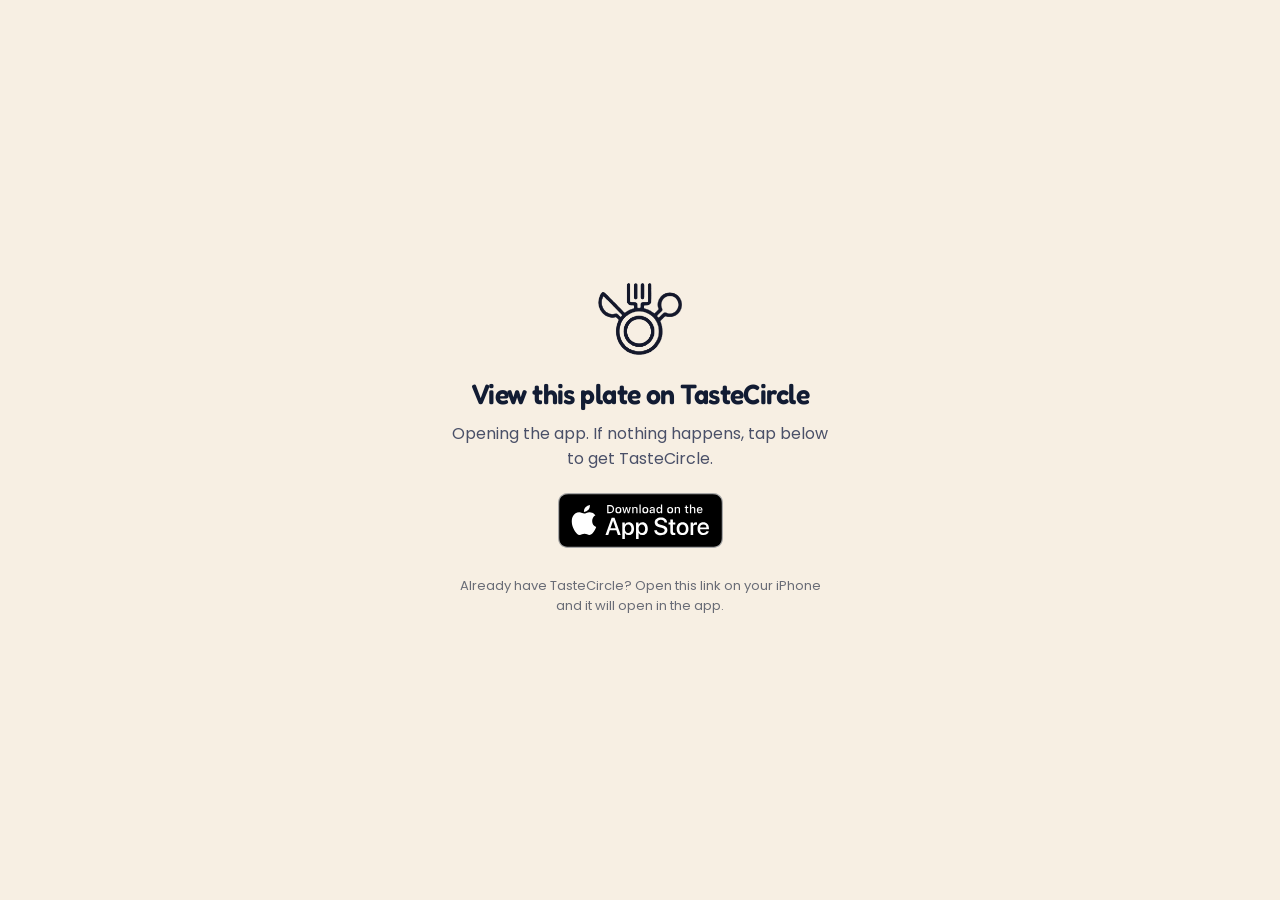
<file: post.html>
<!doctype html>
<html lang="en">
<head>
<meta charset="utf-8">
<meta name="viewport" content="width=device-width, initial-scale=1">
<title>View this post on TasteCircle</title>
<meta name="robots" content="noindex">
<meta name="apple-itunes-app" content="app-id=6755754524">
<link rel="icon" type="image/png" href="assets/img/favicon.png">
<link rel="stylesheet" href="assets/site.css">
<script>
(function () {
  var appStore = 'https://apps.apple.com/us/app/tastecircle/id6755754524';
  var parts = location.pathname.split('/').filter(Boolean);
  var postId = parts.length >= 2 && parts[0] === 'post' ? parts[1] : null;
  if (postId) location.href = 'tastecircle://post/' + encodeURIComponent(postId);
  setTimeout(function () { location.replace(appStore); }, 1200);
})();
</script>
</head>
<body class="handoff">
<main class="handoff-card">
  <img class="mark-xl" src="assets/img/mark-navy.png" width="84" height="72" alt="">
  <h1>View this plate on TasteCircle</h1>
  <p>Opening the app. If nothing happens, tap below to get TasteCircle.</p>
  <a class="badge" href="https://apps.apple.com/us/app/tastecircle/id6755754524"><img src="assets/img/appstore-badge.svg" alt="Download on the App Store" width="165" height="55"></a>
  <p class="fine">Already have TasteCircle? Open this link on your iPhone and it will open in the app.</p>
</main>
</body>
</html>
</file>
<file: assets/site.css>
/* tastecircle.org — see DESIGN.md. Fonts self-hosted; no framework. */
@font-face{font-family:Fredoka;src:url(fonts/fredoka.woff2) format("woff2");font-weight:300 700;font-stretch:75% 125%;font-display:swap}
@font-face{font-family:Poppins;src:url(fonts/poppins-400.woff2) format("woff2");font-weight:400;font-display:swap}
@font-face{font-family:Poppins;src:url(fonts/poppins-500.woff2) format("woff2");font-weight:500;font-display:swap}
@font-face{font-family:Poppins;src:url(fonts/poppins-600.woff2) format("woff2");font-weight:600;font-display:swap}

:root{
  --cream:#F7EFE3;
  --cream-2:#EFE4D2;
  --navy:#121c33;
  --navy-2:#1a2745;
  --peri:#9DB6FF;
  --amber:#D99A3A;
  --ink-2:#4a5068;
  --ink-3:rgba(18,28,51,.62);
  --display:Fredoka,"Avenir Next Rounded","Arial Rounded MT Bold",sans-serif;
  --body:Poppins,"Helvetica Neue",Arial,sans-serif;
  --r:14px;
  --gutter:16px;
  --col:1160px;
}

*,*::before,*::after{box-sizing:border-box}
html{-webkit-text-size-adjust:100%;scroll-behavior:smooth}
@media (prefers-reduced-motion:reduce){html{scroll-behavior:auto}}
body{margin:0;background:var(--cream);color:var(--navy);font:400 16px/1.55 var(--body);overflow-x:hidden}
img{display:block;max-width:100%;height:auto}
figure{margin:0}
a{color:inherit}
::selection{background:var(--peri);color:var(--navy)}
:focus-visible{outline:2px solid var(--peri);outline-offset:3px;border-radius:6px}
.band-navy :focus-visible{outline-color:var(--cream)}
.band-peri :focus-visible{outline-color:var(--navy)}

h1,h2,h3{font-family:var(--display);font-stretch:94%;font-weight:600;line-height:1.08;margin:0}
h1{font-size:36px;letter-spacing:-.02em}
h2{font-size:28px;letter-spacing:-.015em}
h3{font-size:18px;font-weight:500;line-height:1.25}
p{margin:0}
.lede{font-size:18px;line-height:1.5;color:var(--ink-2)}
.wrap{width:100%;max-width:var(--col);margin:0 auto;padding:0 var(--gutter)}

.skip{position:fixed;left:12px;top:-60px;z-index:100;background:var(--navy);color:var(--cream);padding:10px 14px;border-radius:999px;font-weight:600;text-decoration:none}
.skip:focus{top:12px}

/* header */
.hdr{position:sticky;top:0;z-index:50;background:rgba(247,239,227,.94);border-bottom:1px solid var(--cream-2)}
.hdr .wrap{display:flex;align-items:center;justify-content:space-between;height:60px}
.brand{display:inline-flex;align-items:center;gap:9px;text-decoration:none;font-family:var(--display);font-stretch:94%;font-weight:500;font-size:22px;letter-spacing:-.01em}
.brand img{width:31px;height:26px}
.pill{display:inline-flex;align-items:center;height:38px;padding:0 16px;border-radius:999px;background:var(--navy);color:var(--cream);font-weight:500;font-size:14.5px;text-decoration:none;white-space:nowrap}
.pill:hover{background:#1c2a4d}
.band-navy .pill{background:var(--cream);color:var(--navy)}
.band-navy .pill:hover{background:#fff}

/* hero */
.hero{padding:40px 0 20px}
.hero h1{max-width:12ch}
.hero .lede{margin-top:14px;max-width:34ch}
.cta{margin-top:26px;display:flex;align-items:center;gap:16px;flex-wrap:wrap}
.cta .badge img{width:150px;height:50px}
.cta .facts{font-size:13px;color:var(--ink-3);line-height:1.45}
.cta .facts b{font-weight:500;color:var(--navy)}

/* the feed */
.feed{padding:28px 0 56px}
.feed-head{display:flex;align-items:baseline;justify-content:space-between;gap:12px;margin-bottom:14px;font-size:13px;color:var(--ink-3)}
.feed-head span{font-weight:500;color:var(--navy)}
.plates{list-style:none;margin:0;padding:0;display:grid;grid-template-columns:repeat(2,minmax(0,1fr));gap:16px 12px}
.plate,.step,.shots figure,.also-card{min-width:0}
.plate img{width:100%;aspect-ratio:1;border-radius:var(--r);object-fit:cover;background:var(--cream-2)}
.plate figcaption{margin-top:8px;font-size:13px;line-height:1.35;color:var(--ink-3);overflow:hidden}
.plate b{display:block;font-weight:600;font-size:14.5px;color:var(--navy)}
.plate span{display:-webkit-box;-webkit-line-clamp:2;-webkit-box-orient:vertical;overflow:hidden}
@media (max-width:640px){.plate:nth-child(n+7){display:none}}

/* how it works */
.how{padding:56px 0 24px;border-top:1px solid var(--cream-2)}
.how h2{max-width:16ch}
.steps{list-style:none;margin:36px 0 0;padding:0;counter-reset:step}
.step{counter-increment:step;display:grid;gap:20px;padding:0 0 44px}
.step+.step{border-top:1px solid var(--cream-2);padding-top:44px}
.step .shot{width:min(100%,230px);border-radius:var(--r);border:1px solid rgba(18,28,51,.1)}
.step h3{font-size:22px;font-weight:600}
.step h3::before{content:counter(step);display:inline-grid;place-items:center;width:28px;height:28px;margin-right:12px;border-radius:50%;background:var(--navy);color:var(--cream);font:500 14px/1 var(--body);vertical-align:3px}
.step p{margin-top:10px;max-width:46ch;color:var(--ink-2)}
.step p+p{margin-top:8px}

/* games */
.band-navy{background:var(--navy);color:var(--cream)}
.games{padding:56px 0}
.games .lede{color:rgba(247,239,227,.72);max-width:44ch;margin-top:12px}
.game-list{list-style:none;margin:32px 0 0;padding:0;border-top:1px solid rgba(255,255,255,.14)}
.game-list li{display:grid;grid-template-columns:1fr;gap:4px;padding:18px 0;border-bottom:1px solid rgba(255,255,255,.14)}
.game-list h3{font-size:22px;font-weight:600}
.game-list p{color:rgba(247,239,227,.78);max-width:52ch}
.game-list small{font-size:13px;color:rgba(247,239,227,.5)}
.motw{margin-top:28px;padding:20px 22px;border-radius:var(--r);background:var(--navy-2)}
.motw h3{font-size:18px}
.motw p{margin-top:6px;color:rgba(247,239,227,.78);max-width:52ch}

/* tables */
.tables{padding:56px 0}
.tables-grid{display:grid;gap:28px;margin-top:24px}
.tables p{color:var(--ink-2);max-width:46ch;margin-top:12px}
.tables .shots{display:grid;grid-template-columns:minmax(0,1fr) minmax(0,1fr);gap:12px;align-items:start}
.tables .shots img{border-radius:var(--r);border:1px solid rgba(18,28,51,.1)}
.caption{font-size:13px;color:var(--ink-3);margin-top:8px}

/* crumbs + nutrition */
.also{padding:0 0 56px}
.also-grid{display:grid;gap:16px}
.also-card{border:1px solid var(--cream-2);border-radius:var(--r);padding:22px 22px 24px;background:rgba(255,255,255,.35)}
.also-card h3{font-size:22px;font-weight:600}
.also-card p{margin-top:8px;color:var(--ink-2);max-width:42ch}
.crumb{display:inline-block;width:12px;height:12px;border-radius:50%;background:var(--amber);margin-right:8px;vertical-align:-1px}
.also-card .ring{width:100%;max-width:300px;margin-top:16px;border-radius:10px;border:1px solid rgba(18,28,51,.1)}

/* your spot */
.band-peri{background:var(--peri);color:var(--navy)}
.spot{padding:56px 0}
.spot h2{max-width:14ch}
.spot .lede{color:rgba(18,28,51,.8);margin-top:14px;max-width:44ch}
.spot ul{margin:22px 0 0;padding:0;list-style:none;display:grid;gap:10px;max-width:46ch}
.spot li{padding-left:18px;position:relative}
.spot li::before{content:"";position:absolute;left:0;top:11px;width:7px;height:7px;border-radius:50%;background:var(--navy)}
.spot .pill{margin-top:28px;height:46px;padding:0 22px;font-size:16px}
.spot small{display:block;margin-top:12px;font-size:13px;color:rgba(18,28,51,.7)}
.spot .wrap>div+div{margin-top:40px}

/* faq */
.faq{padding:56px 0}
.faq-list{margin-top:20px;border-top:1px solid var(--cream-2)}
.faq details{border-bottom:1px solid var(--cream-2)}
.faq summary{list-style:none;cursor:pointer;padding:16px 36px 16px 0;position:relative;font-weight:500;font-size:16px}
.faq summary::-webkit-details-marker{display:none}
.faq summary::after{content:"+";position:absolute;right:4px;top:12px;font:400 24px/1 var(--display);transition:transform .2s}
.faq details[open] summary::after{transform:rotate(45deg)}
.faq details p{padding:0 0 18px;color:var(--ink-2);max-width:60ch}
.faq details p a{color:var(--navy)}

/* footer */
.ftr{background:var(--navy);color:var(--cream);padding:44px 0 32px}
.ftr .brand img{width:31px;height:26px}
.ftr-links{display:flex;flex-wrap:wrap;gap:8px 22px;margin-top:22px;font-size:14.5px}
.ftr-links a{text-decoration:none;opacity:.86}
.ftr-links a:hover{opacity:1;text-decoration:underline;text-underline-offset:4px}
.ftr-fine{margin-top:28px;padding-top:18px;border-top:1px solid rgba(255,255,255,.14);display:flex;flex-wrap:wrap;gap:6px 24px;font-size:13px;color:rgba(247,239,227,.6)}
.ftr-fine a{color:rgba(247,239,227,.8);text-decoration:none}
.ftr-fine a:hover{text-decoration:underline;text-underline-offset:3px}

/* legal pages */
.legal{padding:40px 0 64px}
.wrap-doc{max-width:720px;margin:0 auto;padding:0 var(--gutter)}
.legal h1{font-size:36px}
.legal .doc-entity{margin-top:8px;font-size:14.5px;color:var(--ink-3)}
.legal h2{font-size:22px;margin:36px 0 10px}
.legal p,.legal li{color:var(--ink-2);font-size:15.5px}
.legal p{margin:12px 0}
.legal ul{padding-left:20px;margin:10px 0}
.legal li{margin:6px 0}
.legal a{color:var(--navy)}

/* universal-link fallbacks */
.handoff{min-height:100dvh;display:grid;place-items:center;padding:24px}
.handoff-card{text-align:center;max-width:380px}
.handoff-card .mark-xl{width:84px;height:72px;margin:0 auto 24px}
.handoff-card h1{font-size:28px}
.handoff-card p{margin-top:12px;color:var(--ink-2)}
.handoff-card .badge{display:inline-block;margin-top:22px}
.handoff-card .fine{font-size:13px;color:var(--ink-3);margin-top:20px}

/* desktop */
@media (min-width:641px){
  :root{--gutter:32px}
  h1{font-size:48px}
  h2{font-size:36px}
  .hero{padding:72px 0 28px}
  .hero h1{max-width:14ch}
  .hero .lede{max-width:40ch}
  .hero .lede{font-size:19px}
  .hero .cta{margin-top:32px;gap:20px}
  .cta .badge img{width:165px;height:55px}
  .feed{padding:24px 0 80px}
  .plates{grid-template-columns:repeat(5,minmax(0,1fr));gap:22px 18px}
  .how{padding:80px 0 40px}
  .steps{margin-top:48px}
  .step{grid-template-columns:260px 1fr;gap:48px;align-items:center;padding-bottom:56px}
  .step+.step{padding-top:56px}
  .step:nth-child(even){grid-template-columns:1fr 260px}
  .step:nth-child(even) .shot{order:2}
  .step h3{font-size:28px}
  .games{padding:80px 0}
  .games .wrap{display:grid;grid-template-columns:1fr 1.3fr;gap:64px;align-items:start}
  .games .game-list{margin-top:0}
  .tables{padding:80px 0}
  .tables-grid{grid-template-columns:1fr 1.2fr;gap:64px;align-items:center;margin-top:0}
  .tables .shots{gap:20px}
  .also{padding:0 0 80px}
  .also-grid{grid-template-columns:minmax(0,1fr) minmax(0,1fr);gap:24px;align-items:start}
  .also-card{padding:28px 30px 30px}
  .spot{padding:80px 0}
  .spot .wrap>div+div{margin-top:8px}
  .spot .wrap{display:grid;grid-template-columns:minmax(0,1fr) minmax(0,1fr);gap:64px;align-items:start}
  .faq{padding:80px 0}
  .faq .wrap{display:grid;grid-template-columns:1fr 1.6fr;gap:64px;align-items:start}
  .faq-list{margin-top:0}
  .ftr{padding:56px 0 36px}
  .ftr-top{display:flex;justify-content:space-between;align-items:flex-start}
  .ftr-links{margin-top:6px}
  .legal{padding:64px 0 96px}
}
</file>
